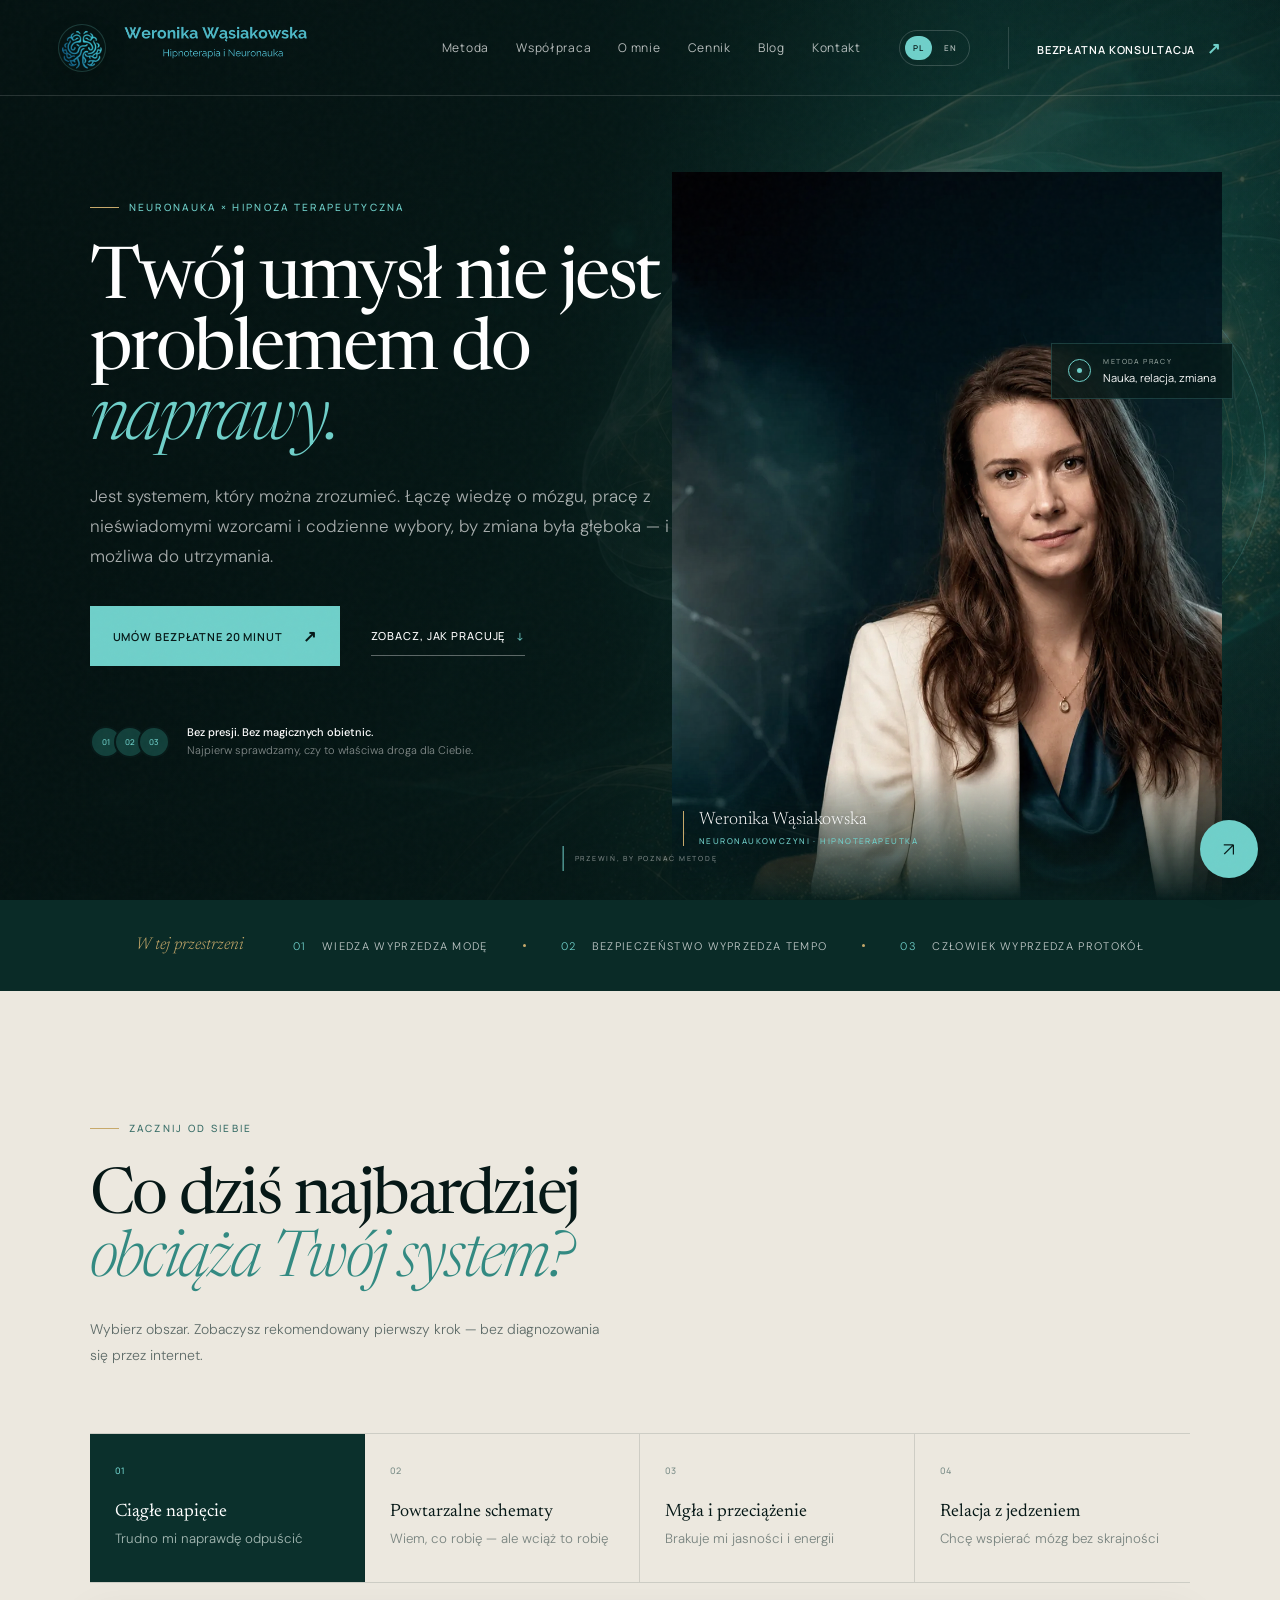
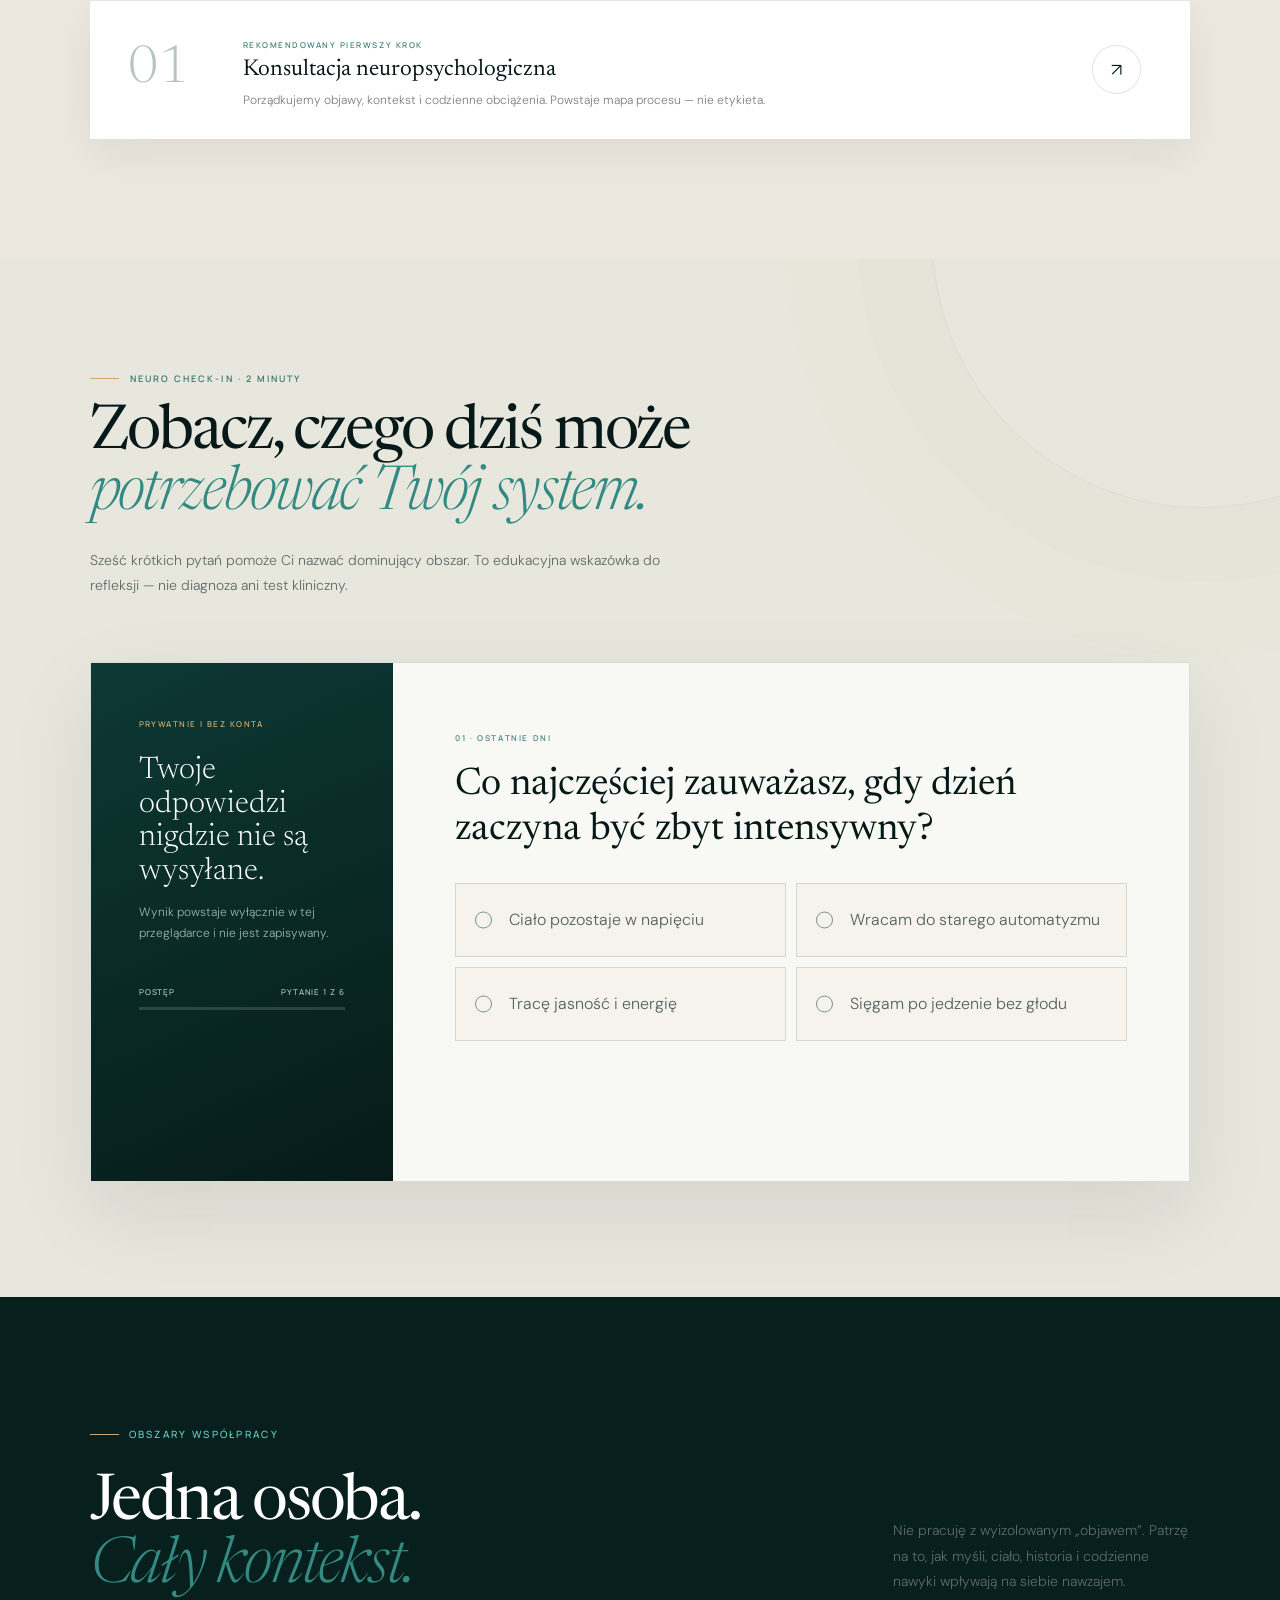
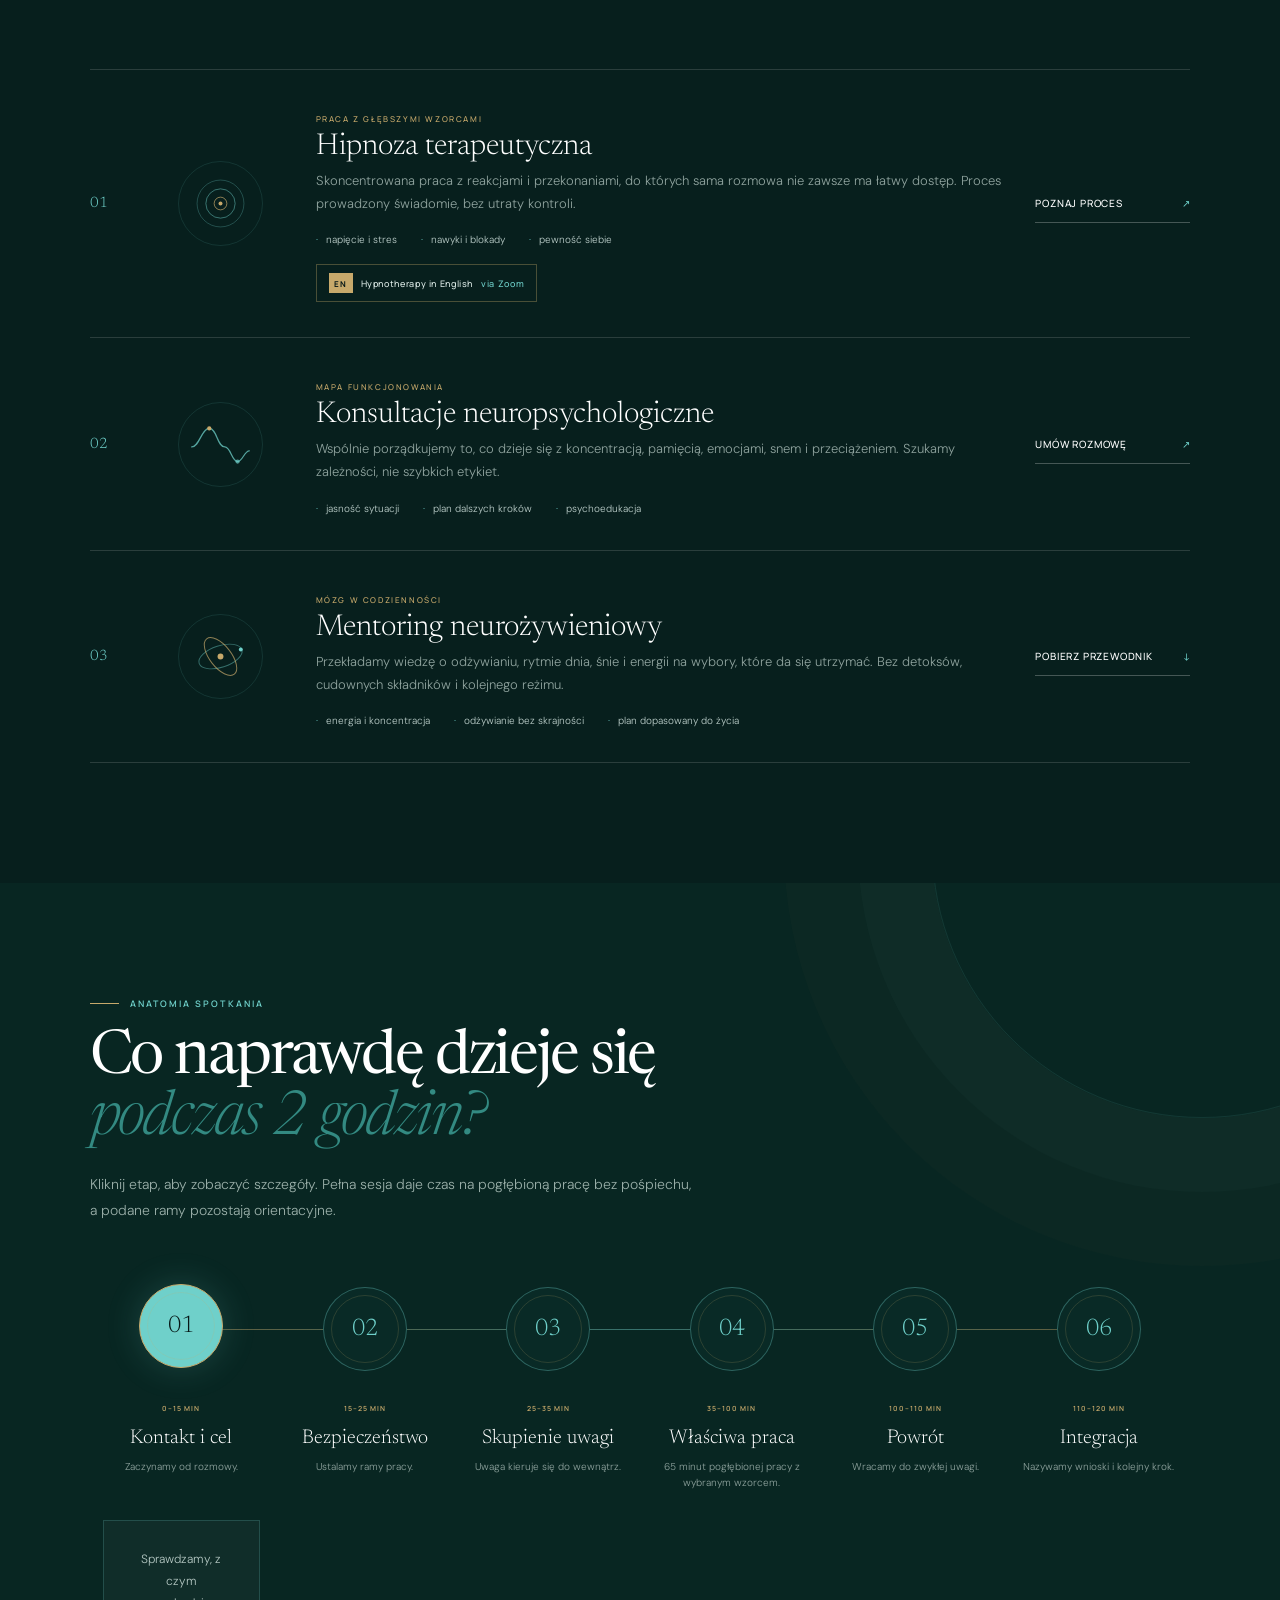
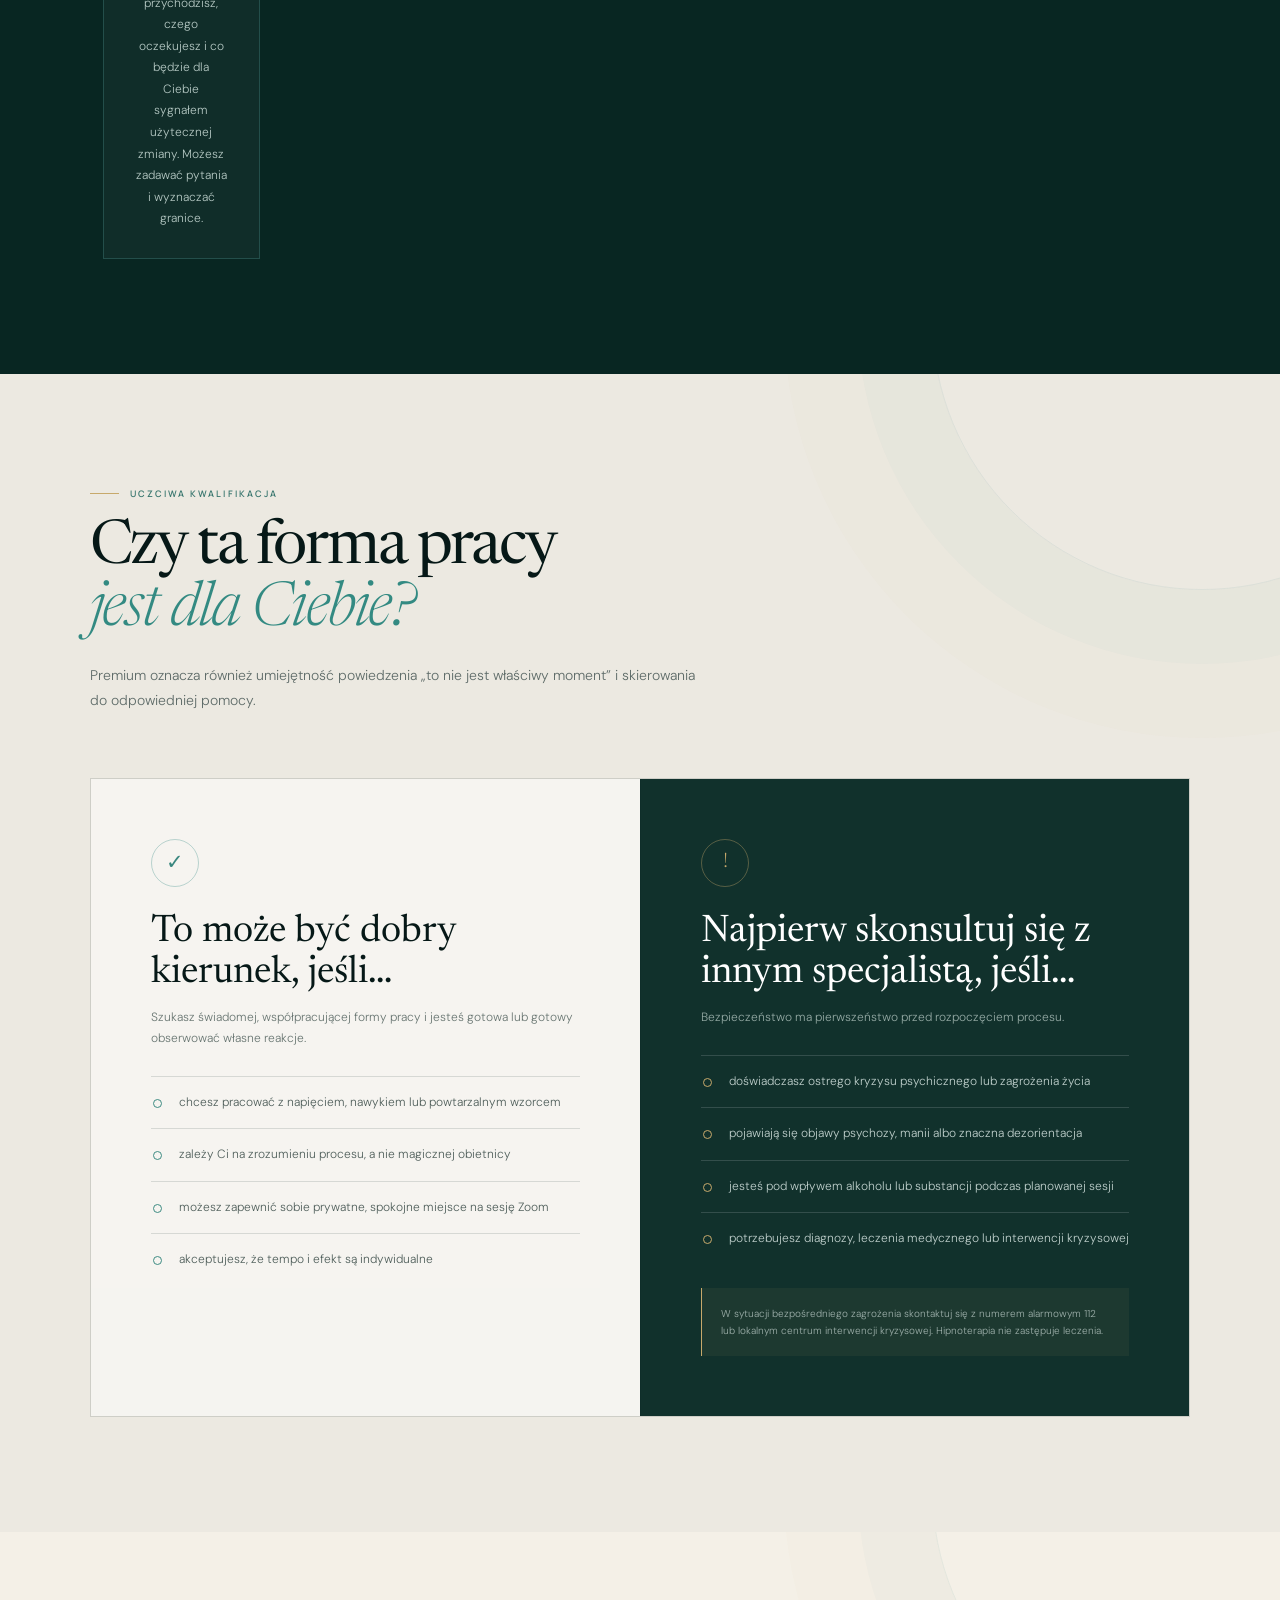
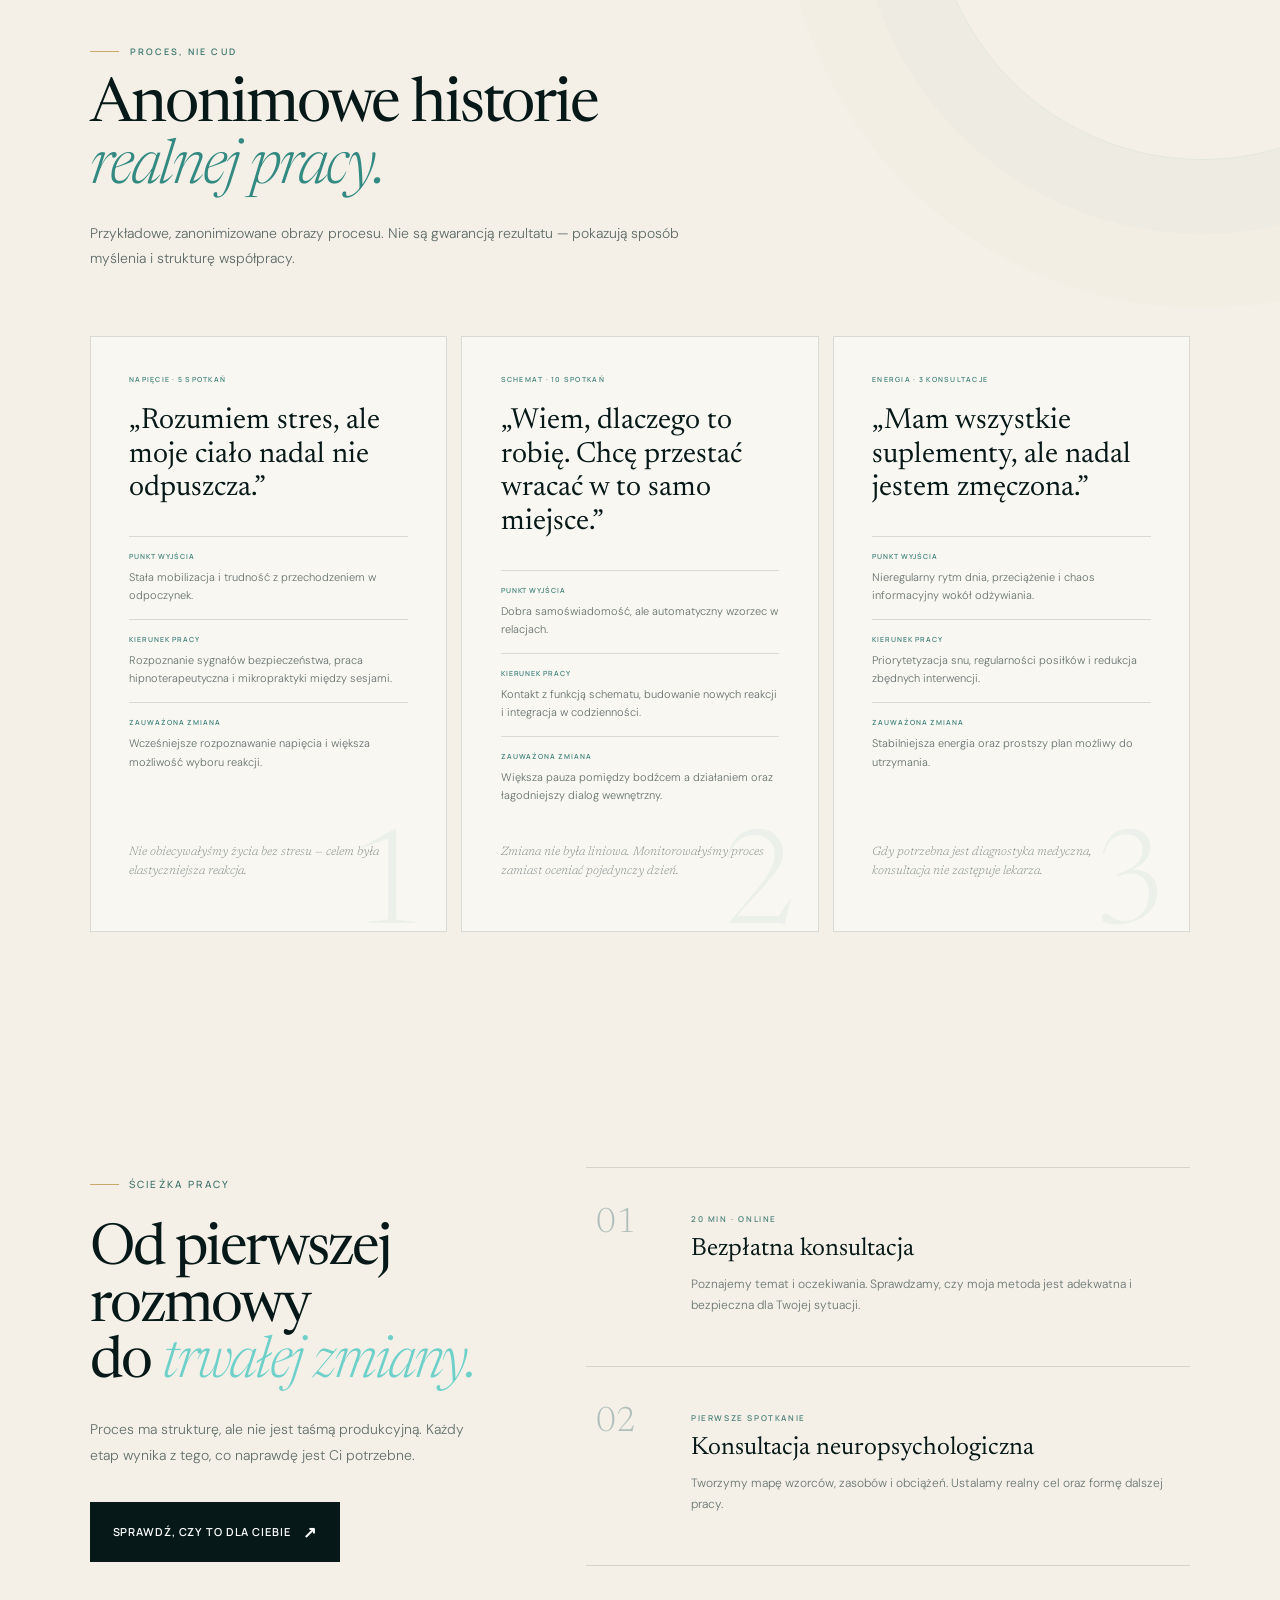
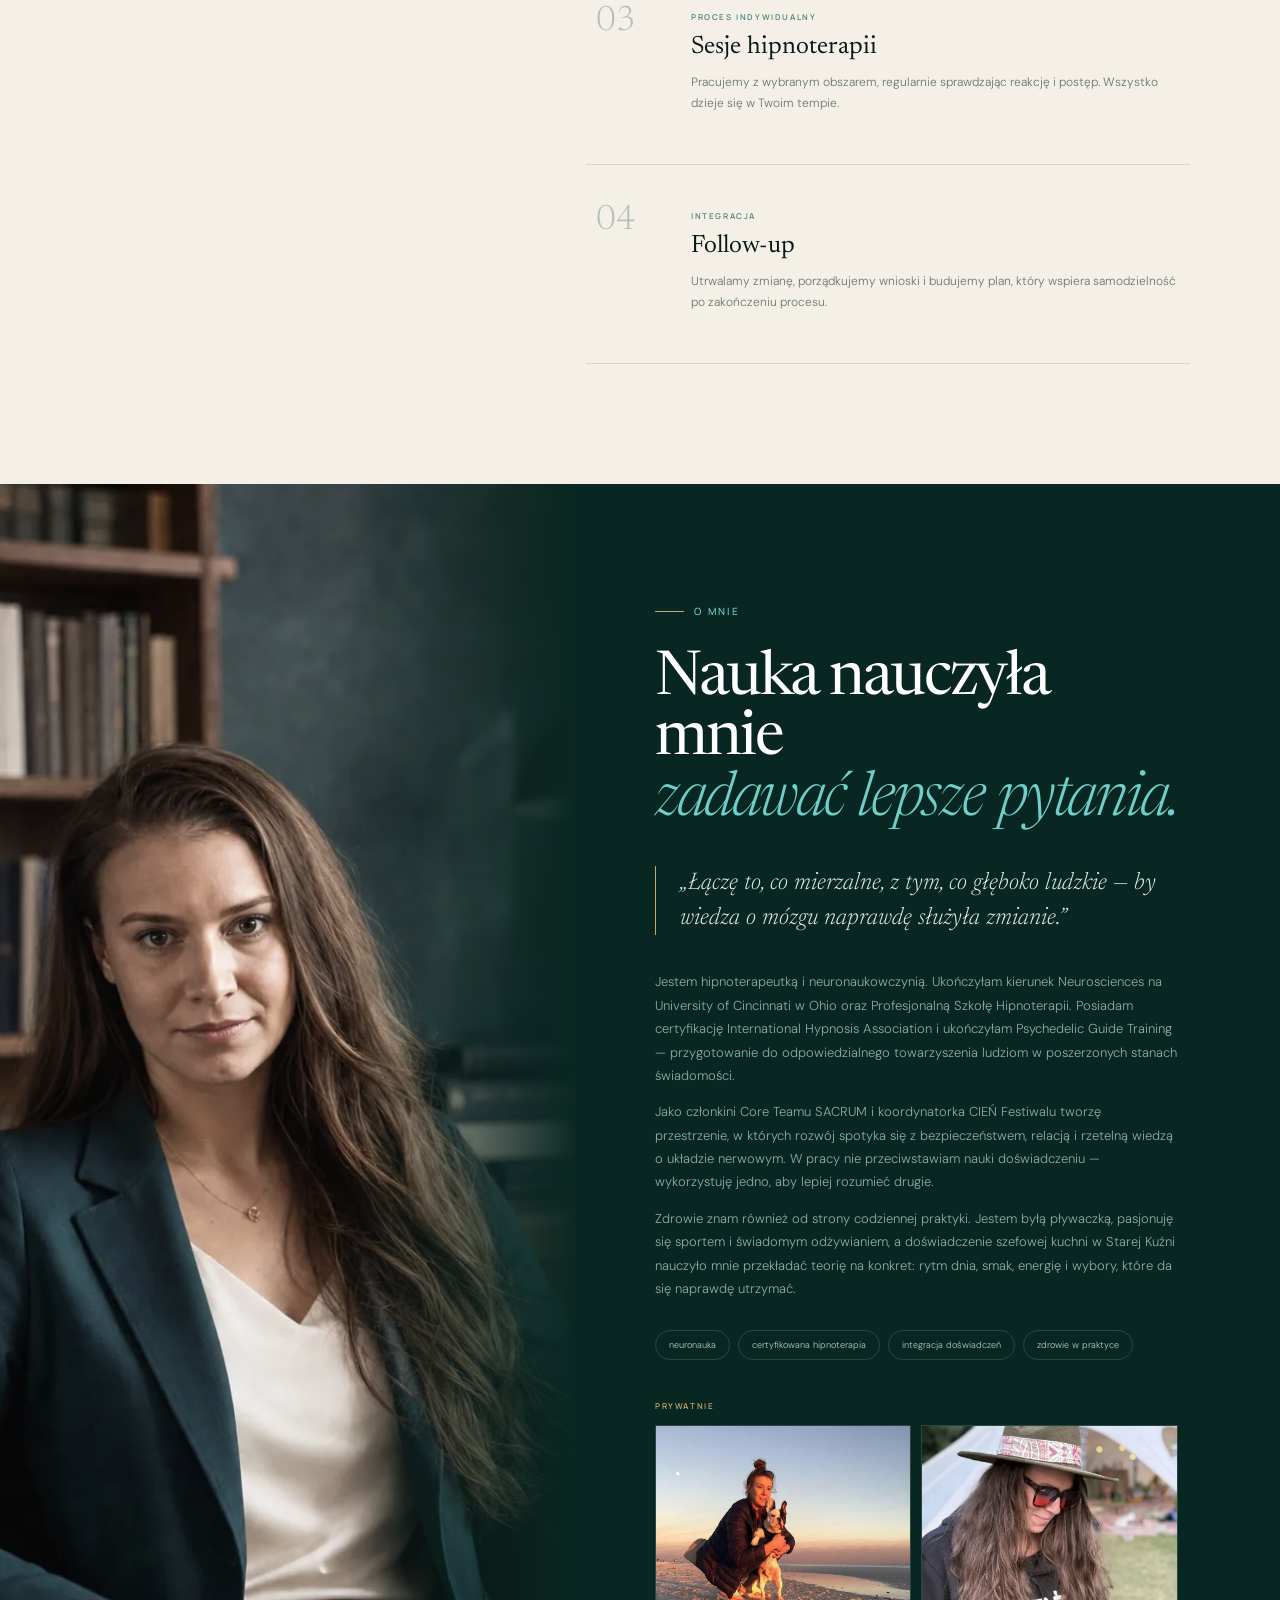
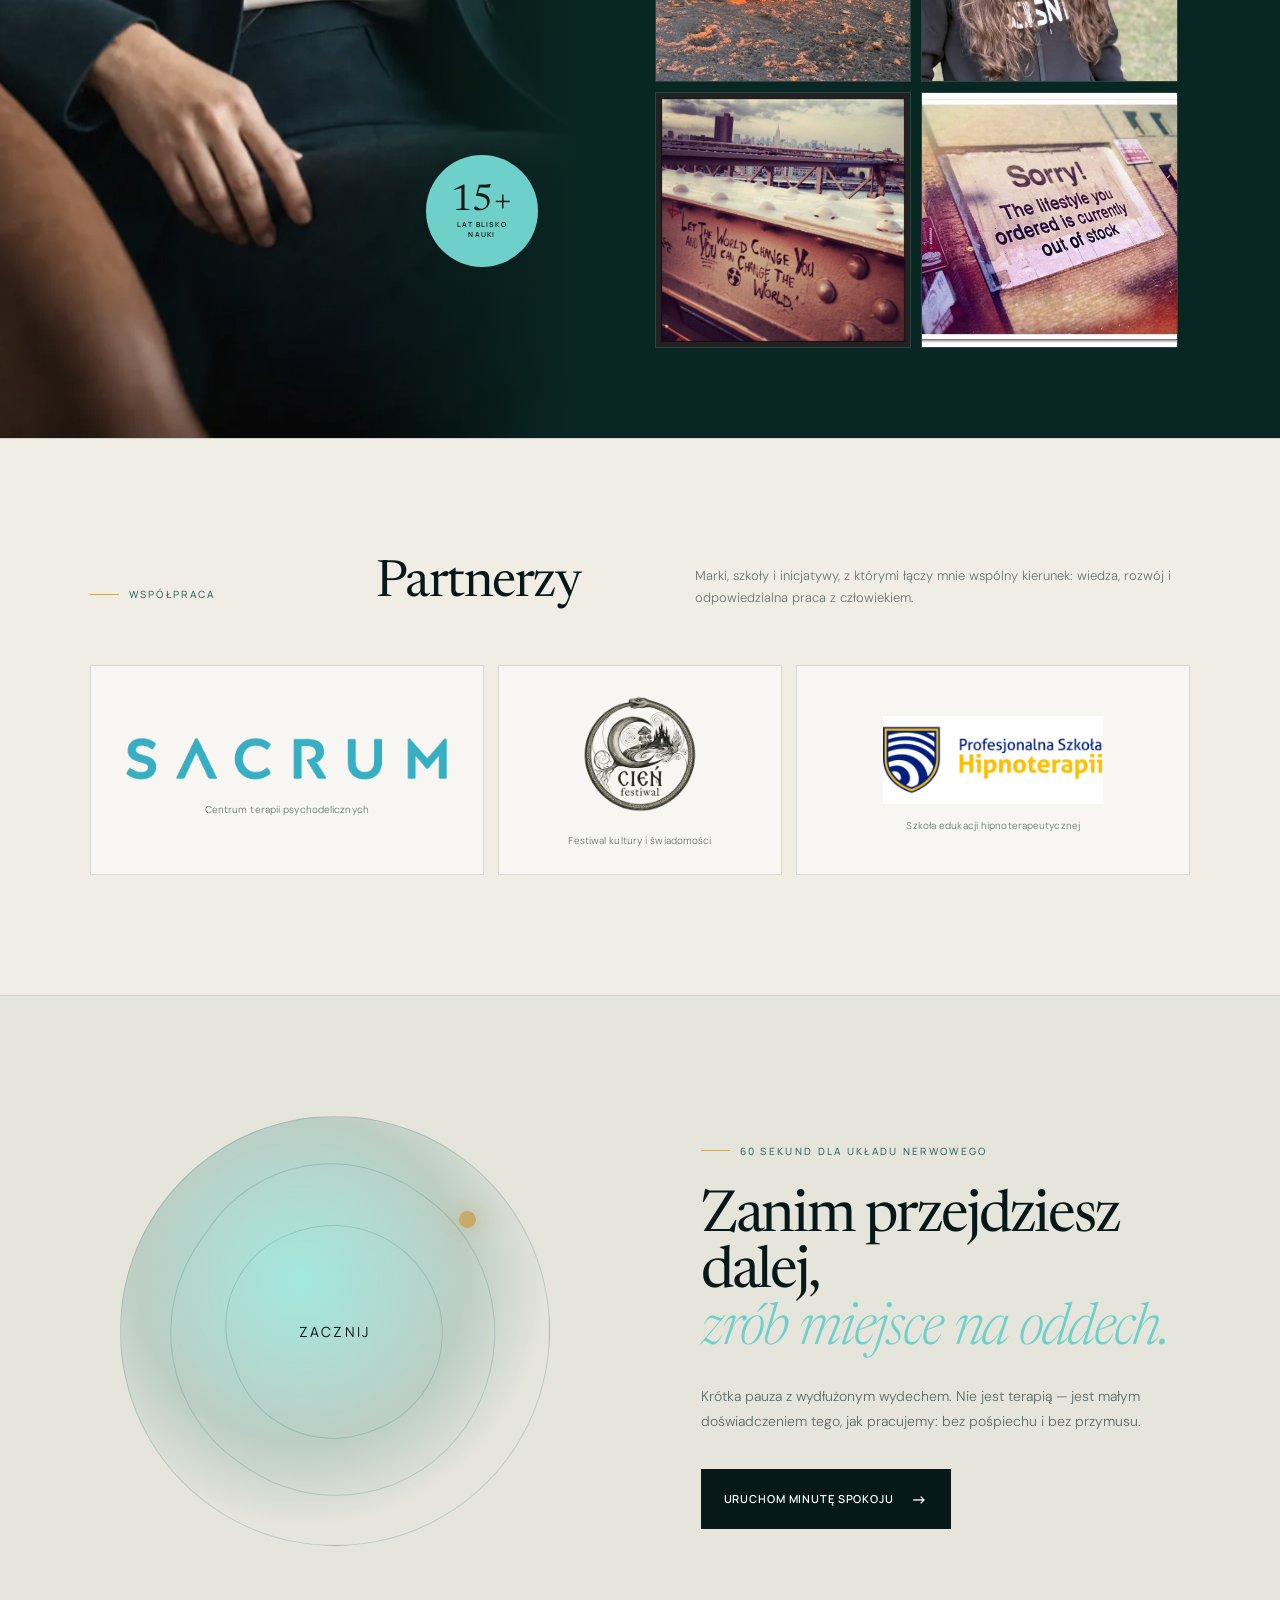
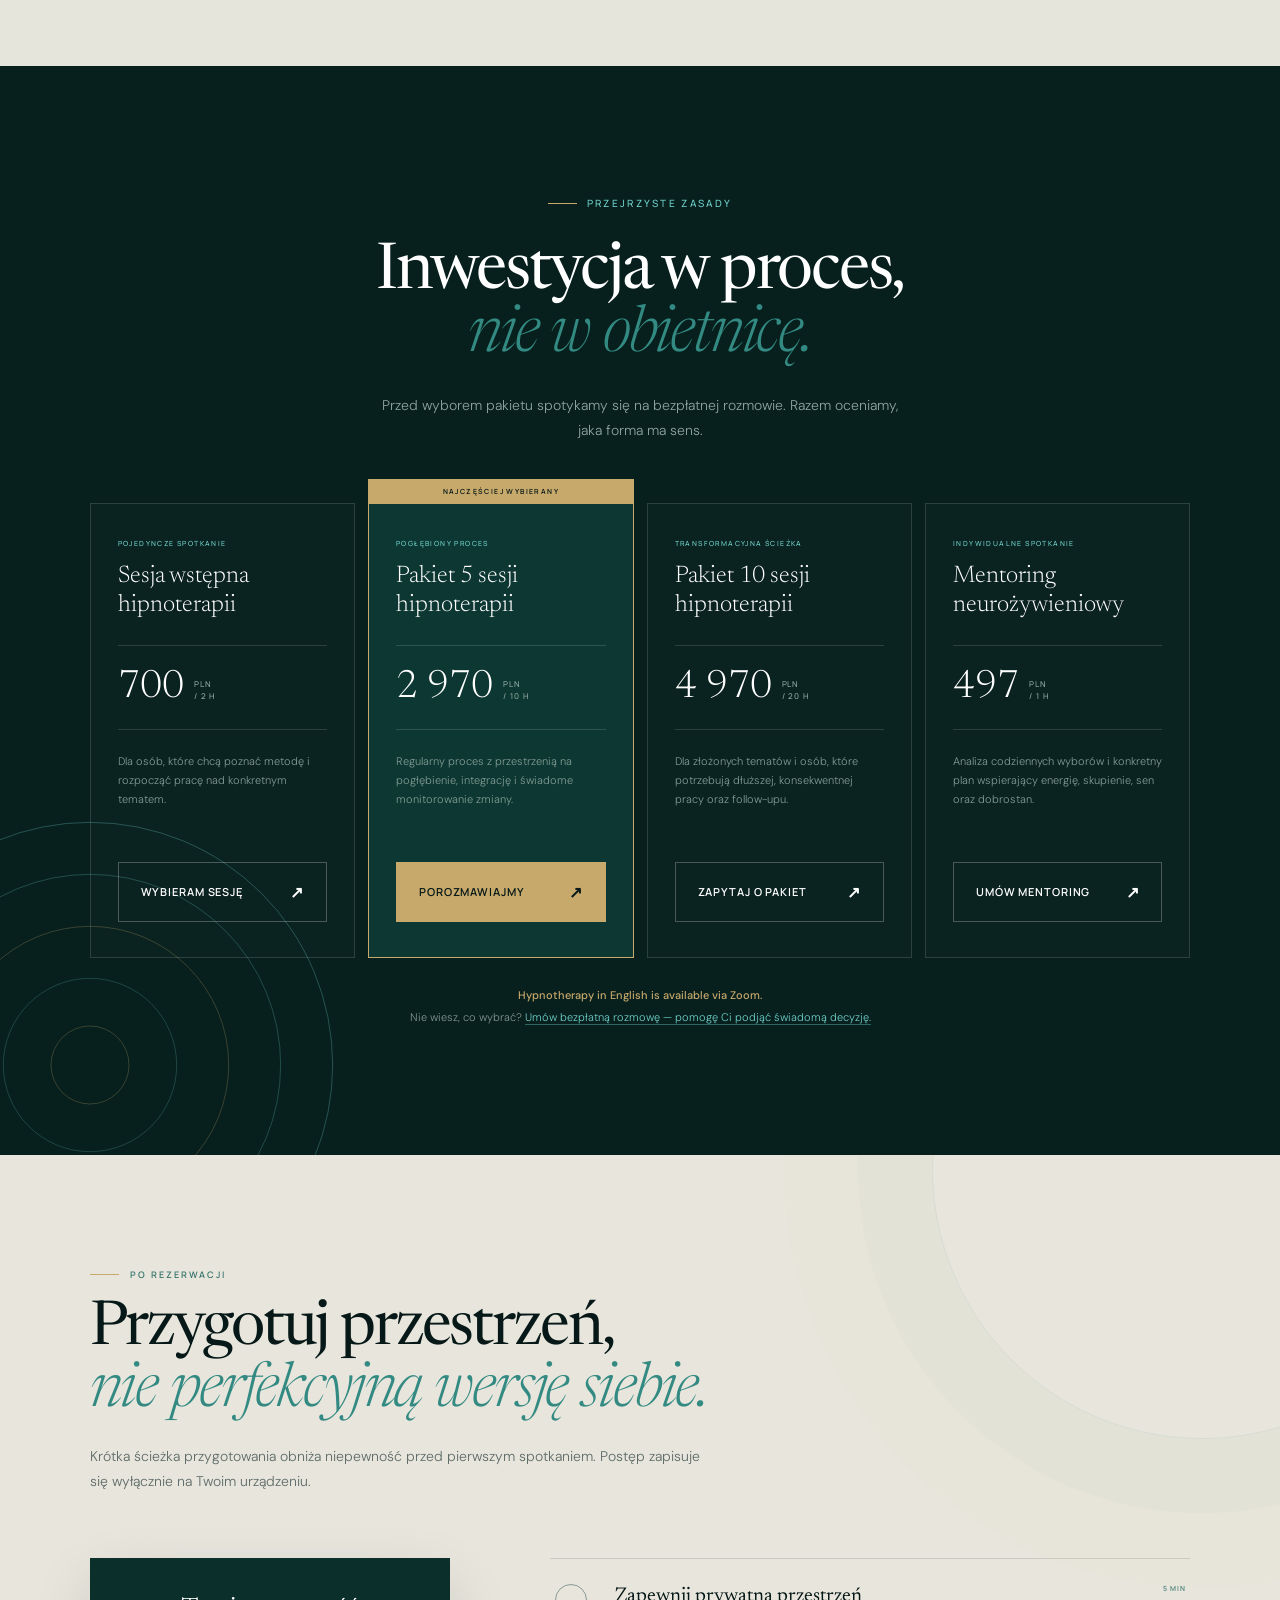
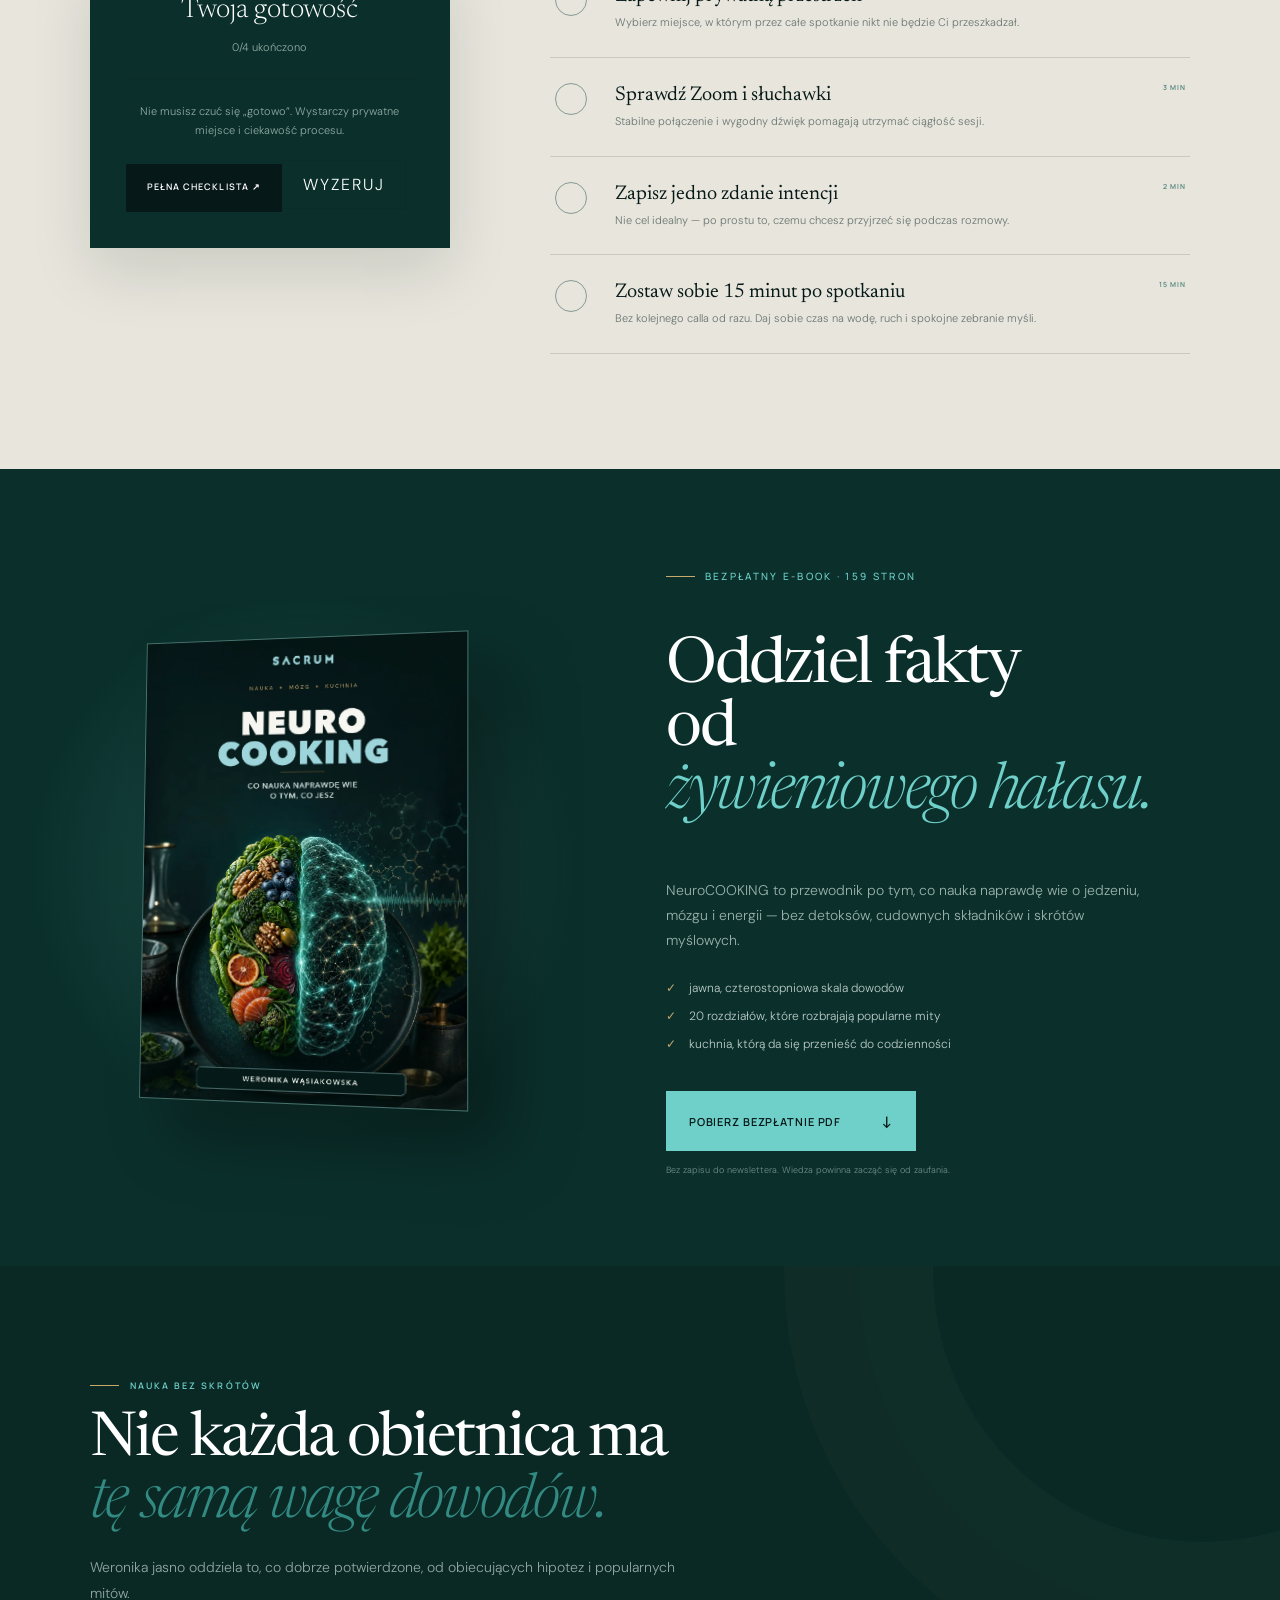
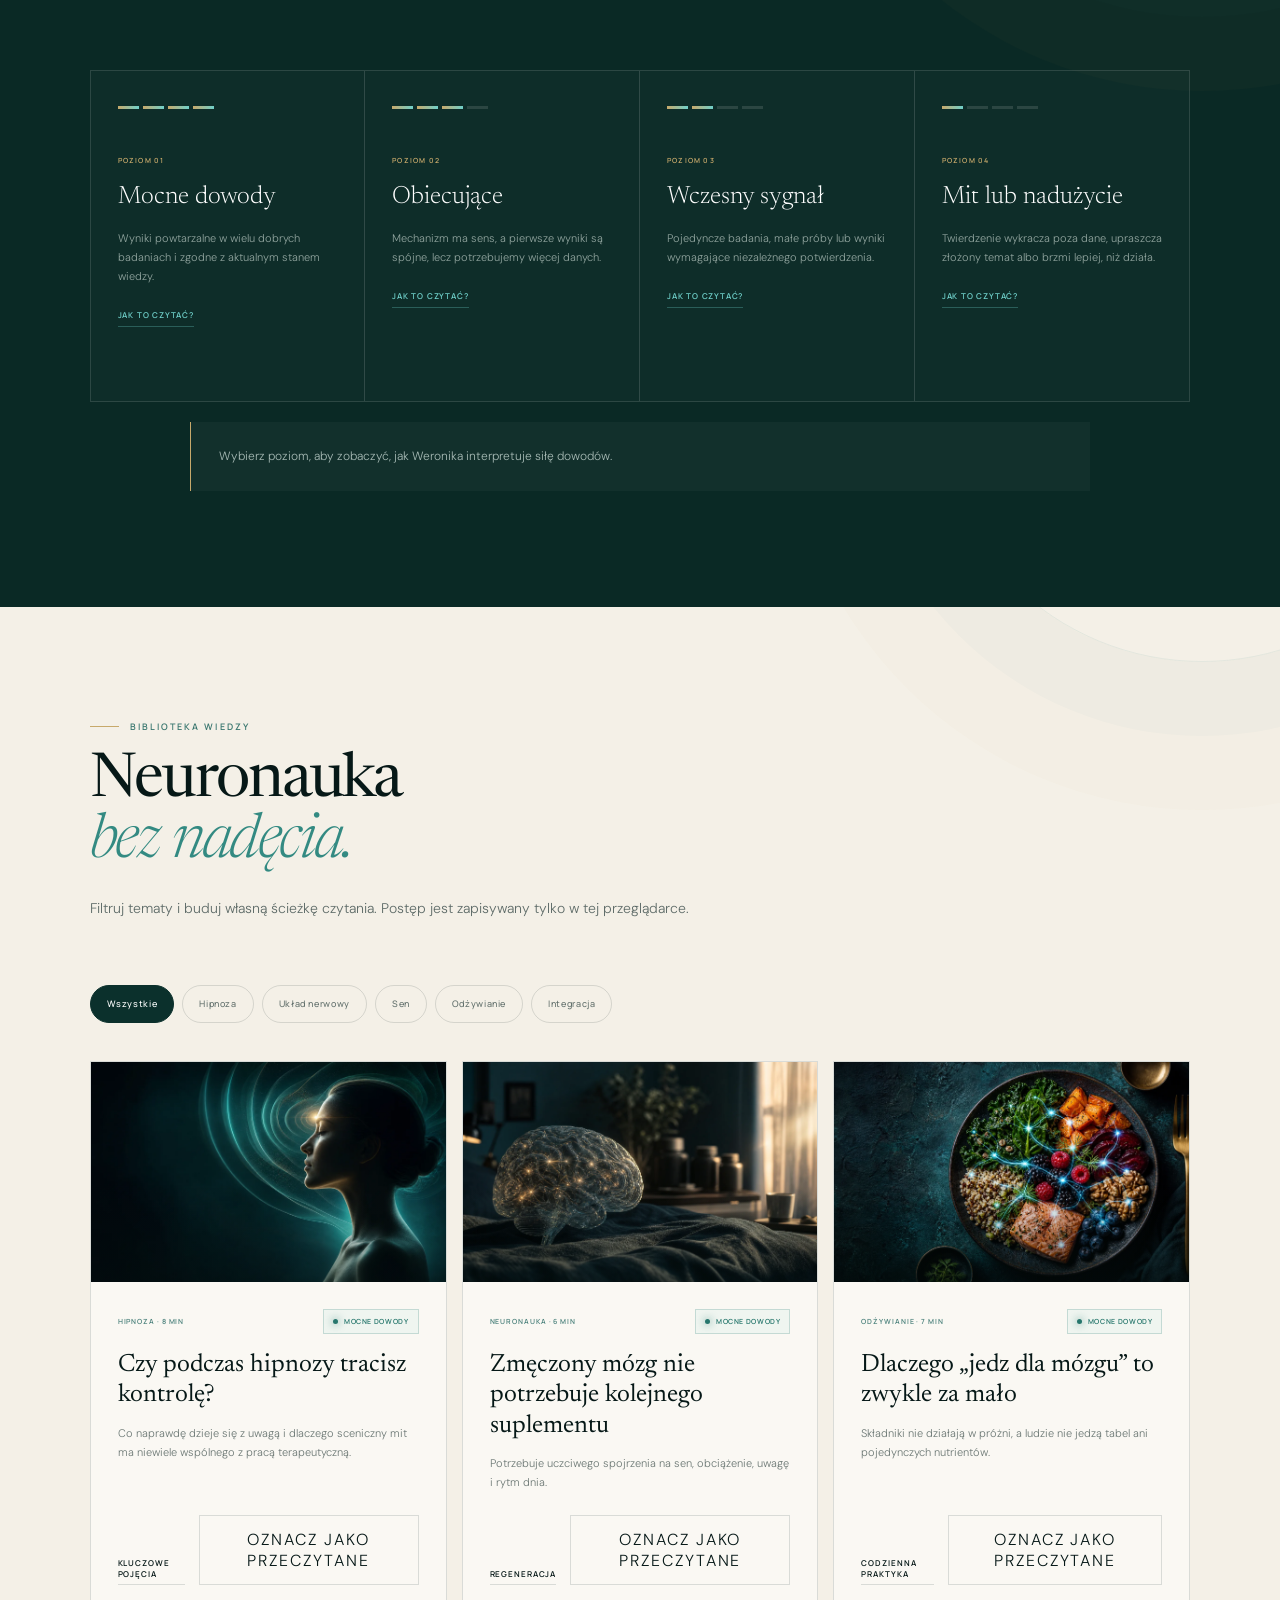
<file: index.html>
<!doctype html>
<html lang="pl">
<head>
  <meta charset="utf-8">
  <meta name="viewport" content="width=device-width, initial-scale=1">
  <meta name="theme-color" content="#061b19">
  <meta name="description" content="Weronika Wąsiakowska — hipnoza terapeutyczna, konsultacje neuropsychologiczne i mentoring neurożywieniowy. Praca oparta na wiedzy, uważności i indywidualnym procesie.">
  <title>Weronika Wąsiakowska — neuronauka, która służy zmianie</title>
  <link rel="alternate" hreflang="pl" href="index.html">
  <link rel="alternate" hreflang="en" href="en.html">
  <link rel="canonical" href="https://www.weronikawasiakowska.com/">
  <meta property="og:type" content="website">
  <meta property="og:site_name" content="Weronika Wąsiakowska">
  <meta property="og:locale" content="pl_PL">
  <meta property="og:locale:alternate" content="en_US">
  <meta property="og:url" content="https://www.weronikawasiakowska.com/">
  <meta property="og:title" content="Weronika Wąsiakowska — neuronauka, która służy zmianie">
  <meta property="og:description" content="Hipnoza terapeutyczna, konsultacje neuropsychologiczne i mentoring neurożywieniowy. Praca oparta na wiedzy, uważności i indywidualnym procesie.">
  <meta property="og:image" content="https://www.weronikawasiakowska.com/assets/og-image.jpg">
  <meta property="og:image:width" content="1200">
  <meta property="og:image:height" content="630">
  <meta name="twitter:card" content="summary_large_image">
  <meta name="twitter:title" content="Weronika Wąsiakowska — neuronauka, która służy zmianie">
  <meta name="twitter:description" content="Hipnoza terapeutyczna, konsultacje neuropsychologiczne i mentoring neurożywieniowy.">
  <meta name="twitter:image" content="https://www.weronikawasiakowska.com/assets/og-image.jpg">
  <link rel="icon" href="favicon.ico" sizes="any">
  <link rel="icon" type="image/png" sizes="32x32" href="assets/favicon-32x32.png">
  <link rel="icon" type="image/png" sizes="16x16" href="assets/favicon-16x16.png">
  <link rel="apple-touch-icon" href="assets/apple-touch-icon.png">
  <link rel="preconnect" href="https://fonts.googleapis.com">
  <link rel="preconnect" href="https://fonts.gstatic.com" crossorigin>
  <link href="https://fonts.googleapis.com/css2?family=DM+Sans:wght@300;400;500;600&amp;family=Manrope:wght@400;500;600;700&amp;family=Newsreader:ital,opsz,wght@0,6..72,300;0,6..72,400;1,6..72,300&amp;display=swap" rel="stylesheet">
  <link rel="stylesheet" href="styles.css">
  <link rel="stylesheet" href="features.css">
</head>
<body>
  <div class="scroll-progress" aria-hidden="true"></div>
  <div class="noise" aria-hidden="true"></div>
  <header class="site-header" id="top">
    <a class="brand header-brand-full" href="#top" aria-label="Strona główna Weroniki Wąsiakowskiej">
      <img class="header-brand-symbol" src="assets/brand/weronika-symbol.png" alt="">
      <img class="header-brand-wordmark" src="assets/brand/weronika-wordmark.png" alt="Weronika Wąsiakowska — Hipnoterapia i Neuronauka">
    </a>
    <button class="menu-toggle" type="button" aria-expanded="false" aria-controls="main-nav"><span></span><span></span></button>
    <nav class="main-nav" id="main-nav" aria-label="Główna nawigacja">
      <a href="#metoda">Metoda</a>
      <a href="#wspolpraca">Współpraca</a>
      <a href="#o-mnie">O mnie</a>
      <a href="#cennik">Cennik</a>
      <a href="#blog">Blog</a>
      <a href="#kontakt">Kontakt</a>
    </nav>
    <div class="lang-switch" aria-label="Wybór języka"><span aria-current="page">PL</span><a href="en.html" lang="en">EN</a></div>
    <a class="header-cta cal-link" href="#rezerwacja">Bezpłatna konsultacja <span>↗</span></a>
  </header>

  <main>
    <section class="hero" aria-labelledby="hero-title">
      <img class="hero-neuro" src="assets/neuro-hero.webp" alt="" aria-hidden="true">
      <div class="hero-glow" aria-hidden="true"></div>
      <div class="hero-content">
        <p class="eyebrow"><span></span> Neuronauka × hipnoza terapeutyczna</p>
        <h1 id="hero-title">Twój umysł nie jest <br>problemem do <em>naprawy.</em></h1>
        <p class="hero-lead">Jest systemem, który można zrozumieć. Łączę wiedzę o mózgu, pracę z nieświadomymi wzorcami i codzienne wybory, by zmiana była głęboka — i możliwa do utrzymania.</p>
        <div class="hero-actions">
          <a class="button button-primary cal-link" href="#rezerwacja">Umów bezpłatne 20 minut <span>↗</span></a>
          <a class="text-link" href="#metoda">Zobacz, jak pracuję <span>↓</span></a>
        </div>
        <div class="hero-proof">
          <div class="proof-avatars" aria-hidden="true"><span>01</span><span>02</span><span>03</span></div>
          <p><strong>Bez presji. Bez magicznych obietnic.</strong><br>Najpierw sprawdzamy, czy to właściwa droga dla Ciebie.</p>
        </div>
      </div>
      <aside class="hero-portrait">
        <div class="portrait-orbit" aria-hidden="true"></div>
        <img src="assets/weronika-hero-v2.webp" alt="Weronika Wąsiakowska" fetchpriority="high">
        <div class="portrait-caption"><span>Weronika Wąsiakowska</span><small>NEURONAUKOWCZYNI · HIPNOTERAPEUTKA</small></div>
        <div class="signal-card"><span class="signal-dot"></span><div><small>METODA PRACY</small><strong>Nauka, relacja, zmiana</strong></div></div>
      </aside>
      <div class="hero-scroll"><span></span> PRZEWIŃ, BY POZNAĆ METODĘ</div>
    </section>

    <section class="trust-strip" aria-label="Wartości pracy">
      <p>W tej przestrzeni</p>
      <div><span>01</span> wiedza wyprzedza modę</div><i></i>
      <div><span>02</span> bezpieczeństwo wyprzedza tempo</div><i></i>
      <div><span>03</span> człowiek wyprzedza protokół</div>
    </section>

    <section class="compass section" id="metoda">
      <div class="section-heading">
        <p class="eyebrow dark"><span></span> Zacznij od siebie</p>
        <h2>Co dziś najbardziej<br><em>obciąża Twój system?</em></h2>
        <p>Wybierz obszar. Zobaczysz rekomendowany pierwszy krok — bez diagnozowania się przez internet.</p>
      </div>
      <div class="compass-grid" role="tablist" aria-label="Kompas potrzeb">
        <button class="compass-option active" data-need="overload" role="tab" aria-selected="true"><span>01</span><strong>Ciągłe napięcie</strong><small>Trudno mi naprawdę odpuścić</small></button>
        <button class="compass-option" data-need="patterns" role="tab" aria-selected="false"><span>02</span><strong>Powtarzalne schematy</strong><small>Wiem, co robię — ale wciąż to robię</small></button>
        <button class="compass-option" data-need="focus" role="tab" aria-selected="false"><span>03</span><strong>Mgła i przeciążenie</strong><small>Brakuje mi jasności i energii</small></button>
        <button class="compass-option" data-need="food" role="tab" aria-selected="false"><span>04</span><strong>Relacja z jedzeniem</strong><small>Chcę wspierać mózg bez skrajności</small></button>
      </div>
      <div class="compass-result" id="compass-result" role="tabpanel" aria-live="polite">
        <div class="result-index">01</div>
        <div><p>REKOMENDOWANY PIERWSZY KROK</p><h3>Konsultacja neuropsychologiczna</h3><span>Porządkujemy objawy, kontekst i codzienne obciążenia. Powstaje mapa procesu — nie etykieta.</span></div>
        <a class="circle-link cal-link" href="#rezerwacja" aria-label="Umów konsultację">↗</a>
      </div>
    </section>

    <section class="neuro-checkin feature-section" data-neuro-checkin aria-labelledby="checkin-title">
      <div class="feature-heading"><p class="feature-kicker">Neuro Check-in · 2 minuty</p><h2 id="checkin-title">Zobacz, czego dziś może<br><em>potrzebować Twój system.</em></h2><p>Sześć krótkich pytań pomoże Ci nazwać dominujący obszar. To edukacyjna wskazówka do refleksji — nie diagnoza ani test kliniczny.</p></div>
      <div class="checkin-panel">
        <aside class="checkin-aside"><small>Prywatnie i bez konta</small><h3>Twoje odpowiedzi nigdzie nie są wysyłane.</h3><p>Wynik powstaje wyłącznie w tej przeglądarce i nie jest zapisywany.</p><div class="checkin-progress"><div class="progress-meta"><span>Postęp</span><span data-checkin-progress-text></span></div><div class="progress-track"><span class="progress-fill" data-checkin-progress role="progressbar" aria-valuemin="0" aria-valuemax="100"></span></div></div></aside>
        <div class="checkin-body">
          <div class="checkin-question" data-checkin-step><span class="question-number">01 · OSTATNIE DNI</span><h3>Co najczęściej zauważasz, gdy dzień zaczyna być zbyt intensywny?</h3><div class="checkin-options"><button class="checkin-option" data-checkin-answer data-domain="regulation" data-score="2">Ciało pozostaje w napięciu</button><button class="checkin-option" data-checkin-answer data-domain="patterns" data-score="2">Wracam do starego automatyzmu</button><button class="checkin-option" data-checkin-answer data-domain="energy" data-score="2">Tracę jasność i energię</button><button class="checkin-option" data-checkin-answer data-domain="food" data-score="2">Sięgam po jedzenie bez głodu</button></div></div>
          <div class="checkin-question" data-checkin-step hidden><span class="question-number">02 · REGENERACJA</span><h3>Które zdanie najlepiej opisuje Twój odpoczynek?</h3><div class="checkin-options"><button class="checkin-option" data-checkin-answer data-domain="regulation" data-score="2">Trudno mi zejść z wysokich obrotów</button><button class="checkin-option" data-checkin-answer data-domain="patterns" data-score="2">Odpoczynek uruchamia poczucie winy</button><button class="checkin-option" data-checkin-answer data-domain="energy" data-score="2">Śpię, ale wciąż czuję zmęczenie</button><button class="checkin-option" data-checkin-answer data-domain="food" data-score="2">Wieczorem nadrabiam jedzeniem</button></div></div>
          <div class="checkin-question" data-checkin-step hidden><span class="question-number">03 · UWAGA</span><h3>Co najbardziej przeszkadza Ci w koncentracji?</h3><div class="checkin-options"><button class="checkin-option" data-checkin-answer data-domain="regulation" data-score="2">Czujność i skanowanie otoczenia</button><button class="checkin-option" data-checkin-answer data-domain="patterns" data-score="2">Wewnętrzny krytyk i analizowanie</button><button class="checkin-option" data-checkin-answer data-domain="energy" data-score="2">Mgła, senność lub rozproszenie</button><button class="checkin-option" data-checkin-answer data-domain="food" data-score="2">Wahania energii po posiłkach</button></div></div>
          <div class="checkin-question" data-checkin-step hidden><span class="question-number">04 · EMOCJE</span><h3>Gdy pojawia się trudna emocja, co dzieje się jako pierwsze?</h3><div class="checkin-options"><button class="checkin-option" data-checkin-answer data-domain="regulation" data-score="2">Ciało reaguje szybciej niż myśli</button><button class="checkin-option" data-checkin-answer data-domain="patterns" data-score="2">Powtarzam znany schemat relacyjny</button><button class="checkin-option" data-checkin-answer data-domain="energy" data-score="2">Wyłączam się i tracę napęd</button><button class="checkin-option" data-checkin-answer data-domain="food" data-score="2">Reguluję ją jedzeniem lub kontrolą</button></div></div>
          <div class="checkin-question" data-checkin-step hidden><span class="question-number">05 · ZMIANA</span><h3>Co najbardziej utrudnia Ci wprowadzenie zmiany?</h3><div class="checkin-options"><button class="checkin-option" data-checkin-answer data-domain="regulation" data-score="2">Brak poczucia bezpieczeństwa</button><button class="checkin-option" data-checkin-answer data-domain="patterns" data-score="2">Wiem co robić, ale wracam do starego</button><button class="checkin-option" data-checkin-answer data-domain="energy" data-score="2">Brak zasobów i przeciążenie</button><button class="checkin-option" data-checkin-answer data-domain="food" data-score="2">Podejście „wszystko albo nic”</button></div></div>
          <div class="checkin-question" data-checkin-step hidden><span class="question-number">06 · PIERWSZY KROK</span><h3>Jakiego efektu potrzebujesz najbardziej właśnie teraz?</h3><div class="checkin-options"><button class="checkin-option" data-checkin-answer data-domain="regulation" data-score="3">Więcej spokoju w ciele</button><button class="checkin-option" data-checkin-answer data-domain="patterns" data-score="3">Przerwania powtarzalnego schematu</button><button class="checkin-option" data-checkin-answer data-domain="energy" data-score="3">Jasności, snu i stabilnej energii</button><button class="checkin-option" data-checkin-answer data-domain="food" data-score="3">Spokojniejszej relacji z jedzeniem</button></div></div>
          <div class="checkin-result" data-checkin-results hidden aria-live="polite"><span data-checkin-live class="visually-hidden"></span><div data-checkin-result="regulation"><small>DOMINUJĄCY KIERUNEK</small><h3>Regulacja i poczucie bezpieczeństwa</h3><p>Twój system może potrzebować najpierw zejścia z ciągłej mobilizacji. Dobrym początkiem będzie konsultacja porządkująca obciążenia i sygnały ciała.</p></div><div data-checkin-result="patterns" hidden><small>DOMINUJĄCY KIERUNEK</small><h3>Praca z automatycznym wzorcem</h3><p>Wiesz już wiele, ale sama wiedza może nie wystarczać. Warto sprawdzić, czy hipnoza terapeutyczna pomoże dotrzeć do reakcji podtrzymującej schemat.</p></div><div data-checkin-result="energy" hidden><small>DOMINUJĄCY KIERUNEK</small><h3>Regeneracja, energia i uwaga</h3><p>Pierwszy krok to spojrzenie na sen, rytm dnia, obciążenie poznawcze i codzienne zasoby — bez dokładania kolejnej presji.</p></div><div data-checkin-result="food" hidden><small>DOMINUJĄCY KIERUNEK</small><h3>Relacja z jedzeniem i energią</h3><p>Możesz skorzystać na podejściu, które łączy wiedzę o mózgu z realnym życiem, bez dietetycznych skrajności i cudownych obietnic.</p></div><p class="feature-muted">Wynik nie stanowi diagnozy. Jeśli objawy są nasilone lub nagłe, skonsultuj je z odpowiednim specjalistą.</p><div class="checkin-nav"><button class="feature-action feature-action--light" data-checkin-restart>Powtórz</button><a class="feature-action cal-link" href="#rezerwacja">Omów wynik ↗</a></div></div>
        </div>
      </div>
    </section>

    <section class="services section" id="wspolpraca">
      <div class="section-heading split-heading">
        <div><p class="eyebrow"><span></span> Obszary współpracy</p><h2>Jedna osoba.<br><em>Cały kontekst.</em></h2></div>
        <p>Nie pracuję z wyizolowanym „objawem”. Patrzę na to, jak myśli, ciało, historia i codzienne nawyki wpływają na siebie nawzajem.</p>
      </div>
      <div class="service-list">
        <article class="service-card featured">
          <div class="service-no">01</div><div class="service-icon neural-icon" aria-hidden="true"><svg viewBox="0 0 85 85"><circle cx="42.5" cy="42.5" r="24"></circle><circle cx="42.5" cy="42.5" r="15"></circle><circle class="accent" cx="42.5" cy="42.5" r="6.5"></circle><circle class="dot" cx="42.5" cy="42.5" r="2"></circle></svg></div>
          <div class="service-copy"><p>PRACA Z GŁĘBSZYMI WZORCAMI</p><h3>Hipnoza terapeutyczna</h3><span>Skoncentrowana praca z reakcjami i przekonaniami, do których sama rozmowa nie zawsze ma łatwy dostęp. Proces prowadzony świadomie, bez utraty kontroli.</span><ul><li>napięcie i stres</li><li>nawyki i blokady</li><li>pewność siebie</li></ul><div class="english-service-badge"><b>EN</b> Hypnotherapy in English <span>via Zoom</span></div></div>
          <a href="#sciezka" aria-label="Zobacz ścieżkę hipnoterapii">Poznaj proces <span>↗</span></a>
        </article>
        <article class="service-card">
          <div class="service-no">02</div><div class="service-icon waves" aria-hidden="true"><svg viewBox="0 0 85 85"><path d="M13 45 C21 45 23 26 31 26 C39 26 39 45 47 45 C53 45 54 60 60 60 C65 60 67 49 72 49"></path><circle class="dot" cx="31" cy="26" r="2.2"></circle><circle class="accent" cx="60" cy="60" r="2.2"></circle></svg></div>
          <div class="service-copy"><p>MAPA FUNKCJONOWANIA</p><h3>Konsultacje neuropsychologiczne</h3><span>Wspólnie porządkujemy to, co dzieje się z koncentracją, pamięcią, emocjami, snem i przeciążeniem. Szukamy zależności, nie szybkich etykiet.</span><ul><li>jasność sytuacji</li><li>plan dalszych kroków</li><li>psychoedukacja</li></ul></div>
          <a class="cal-link" href="#rezerwacja">Umów rozmowę <span>↗</span></a>
        </article>
        <article class="service-card">
          <div class="service-no">03</div><div class="service-icon orbit-icon" aria-hidden="true"><svg viewBox="0 0 85 85"><ellipse cx="42.5" cy="42.5" rx="23" ry="11" transform="rotate(-18 42.5 42.5)"></ellipse><ellipse class="accent" cx="42.5" cy="42.5" rx="23" ry="11" transform="rotate(52 42.5 42.5)"></ellipse><circle class="dot" cx="42.5" cy="42.5" r="3"></circle><circle class="accent-dot" cx="63.3" cy="35.4" r="2"></circle></svg></div>
          <div class="service-copy"><p>MÓZG W CODZIENNOŚCI</p><h3>Mentoring neurożywieniowy</h3><span>Przekładamy wiedzę o odżywianiu, rytmie dnia, śnie i energii na wybory, które da się utrzymać. Bez detoksów, cudownych składników i kolejnego reżimu.</span><ul><li>energia i koncentracja</li><li>odżywianie bez skrajności</li><li>plan dopasowany do życia</li></ul></div>
          <a href="#neurocooking">Pobierz przewodnik <span>↓</span></a>
        </article>
      </div>
    </section>

    <section class="session-anatomy feature-section" data-session-timeline aria-labelledby="session-title">
      <div class="feature-heading"><p class="feature-kicker">Anatomia spotkania</p><h2 id="session-title">Co naprawdę dzieje się<br><em>podczas 2 godzin?</em></h2><p>Kliknij etap, aby zobaczyć szczegóły. Pełna sesja daje czas na pogłębioną pracę bez pośpiechu, a podane ramy pozostają orientacyjne.</p></div>
      <div class="session-timeline">
        <article class="session-step active" data-timeline-item><button data-timeline-trigger aria-expanded="true">01</button><small>0–15 MIN</small><h3>Kontakt i cel</h3><p>Zaczynamy od rozmowy.</p><div class="session-detail" data-timeline-panel>Sprawdzamy, z czym przychodzisz, czego oczekujesz i co będzie dla Ciebie sygnałem użytecznej zmiany. Możesz zadawać pytania i wyznaczać granice.</div></article>
        <article class="session-step" data-timeline-item><button data-timeline-trigger>02</button><small>15–25 MIN</small><h3>Bezpieczeństwo</h3><p>Ustalamy ramy pracy.</p><div class="session-detail" data-timeline-panel hidden>Omawiamy sposób komunikacji, sygnał zatrzymania i to, co pomoże Ci czuć się komfortowo. Hipnoza nie oznacza utraty kontroli.</div></article>
        <article class="session-step" data-timeline-item><button data-timeline-trigger>03</button><small>25–35 MIN</small><h3>Skupienie uwagi</h3><p>Uwaga kieruje się do wewnątrz.</p><div class="session-detail" data-timeline-panel hidden>Łagodnie zawężamy uwagę. Możesz słyszeć wszystko, mówić i przerwać w dowolnym momencie. Nie ma jednego „właściwego” odczucia transu.</div></article>
        <article class="session-step" data-timeline-item><button data-timeline-trigger>04</button><small>35–100 MIN</small><h3>Właściwa praca</h3><p>65 minut pogłębionej pracy z wybranym wzorcem.</p><div class="session-detail" data-timeline-panel hidden>To centralna i najdłuższa część spotkania. Dobieram język, tempo i sposób pracy do celu oraz Twojej bieżącej reakcji. Jest przestrzeń na pogłębienie procesu, pracę z zasobami i utrwalenie nowych odpowiedzi — bez narzucania treści i bez pośpiechu.</div></article>
        <article class="session-step" data-timeline-item><button data-timeline-trigger>05</button><small>100–110 MIN</small><h3>Powrót</h3><p>Wracamy do zwykłej uwagi.</p><div class="session-detail" data-timeline-panel hidden>Dajemy układowi nerwowemu czas na spokojne przejście. Sprawdzamy samopoczucie i nie przyspieszamy integracji.</div></article>
        <article class="session-step" data-timeline-item><button data-timeline-trigger>06</button><small>110–120 MIN</small><h3>Integracja</h3><p>Nazywamy wnioski i kolejny krok.</p><div class="session-detail" data-timeline-panel hidden>Porządkujemy to, co było ważne, i ustalamy prosty sposób obserwacji po sesji. Celem jest samodzielność, nie zależność od procesu.</div></article>
      </div>
    </section>

    <section class="fit-section feature-section" aria-labelledby="fit-title">
      <div class="feature-heading"><p class="feature-kicker">Uczciwa kwalifikacja</p><h2 id="fit-title">Czy ta forma pracy<br><em>jest dla Ciebie?</em></h2><p>Premium oznacza również umiejętność powiedzenia „to nie jest właściwy moment” i skierowania do odpowiedniej pomocy.</p></div>
      <div class="fit-grid"><article class="fit-card"><div class="fit-card__icon">✓</div><h3>To może być dobry kierunek, jeśli…</h3><p>Szukasz świadomej, współpracującej formy pracy i jesteś gotowa lub gotowy obserwować własne reakcje.</p><ul class="fit-list"><li>chcesz pracować z napięciem, nawykiem lub powtarzalnym wzorcem</li><li>zależy Ci na zrozumieniu procesu, a nie magicznej obietnicy</li><li>możesz zapewnić sobie prywatne, spokojne miejsce na sesję Zoom</li><li>akceptujesz, że tempo i efekt są indywidualne</li></ul></article><article class="fit-card"><div class="fit-card__icon">!</div><h3>Najpierw skonsultuj się z innym specjalistą, jeśli…</h3><p>Bezpieczeństwo ma pierwszeństwo przed rozpoczęciem procesu.</p><ul class="fit-list"><li>doświadczasz ostrego kryzysu psychicznego lub zagrożenia życia</li><li>pojawiają się objawy psychozy, manii albo znaczna dezorientacja</li><li>jesteś pod wpływem alkoholu lub substancji podczas planowanej sesji</li><li>potrzebujesz diagnozy, leczenia medycznego lub interwencji kryzysowej</li></ul><div class="fit-note">W sytuacji bezpośredniego zagrożenia skontaktuj się z numerem alarmowym 112 lub lokalnym centrum interwencji kryzysowej. Hipnoterapia nie zastępuje leczenia.</div></article></div>
    </section>

    <section class="case-studies feature-section" aria-labelledby="cases-title">
      <div class="feature-heading"><p class="feature-kicker">Proces, nie cud</p><h2 id="cases-title">Anonimowe historie<br><em>realnej pracy.</em></h2><p>Przykładowe, zanonimizowane obrazy procesu. Nie są gwarancją rezultatu — pokazują sposób myślenia i strukturę współpracy.</p></div>
      <div class="case-grid"><article class="case-card" data-index="1"><span class="case-card__label">NAPIĘCIE · 5 SPOTKAŃ</span><h3>„Rozumiem stres, ale moje ciało nadal nie odpuszcza.”</h3><dl><div><dt>Punkt wyjścia</dt><dd>Stała mobilizacja i trudność z przechodzeniem w odpoczynek.</dd></div><div><dt>Kierunek pracy</dt><dd>Rozpoznanie sygnałów bezpieczeństwa, praca hipnoterapeutyczna i mikropraktyki między sesjami.</dd></div><div><dt>Zauważona zmiana</dt><dd>Wcześniejsze rozpoznawanie napięcia i większa możliwość wyboru reakcji.</dd></div></dl><p class="case-card__disclaimer">Nie obiecywałyśmy życia bez stresu — celem była elastyczniejsza reakcja.</p></article><article class="case-card" data-index="2"><span class="case-card__label">SCHEMAT · 10 SPOTKAŃ</span><h3>„Wiem, dlaczego to robię. Chcę przestać wracać w to samo miejsce.”</h3><dl><div><dt>Punkt wyjścia</dt><dd>Dobra samoświadomość, ale automatyczny wzorzec w relacjach.</dd></div><div><dt>Kierunek pracy</dt><dd>Kontakt z funkcją schematu, budowanie nowych reakcji i integracja w codzienności.</dd></div><div><dt>Zauważona zmiana</dt><dd>Większa pauza pomiędzy bodźcem a działaniem oraz łagodniejszy dialog wewnętrzny.</dd></div></dl><p class="case-card__disclaimer">Zmiana nie była liniowa. Monitorowałyśmy proces zamiast oceniać pojedynczy dzień.</p></article><article class="case-card" data-index="3"><span class="case-card__label">ENERGIA · 3 KONSULTACJE</span><h3>„Mam wszystkie suplementy, ale nadal jestem zmęczona.”</h3><dl><div><dt>Punkt wyjścia</dt><dd>Nieregularny rytm dnia, przeciążenie i chaos informacyjny wokół odżywiania.</dd></div><div><dt>Kierunek pracy</dt><dd>Priorytetyzacja snu, regularności posiłków i redukcja zbędnych interwencji.</dd></div><div><dt>Zauważona zmiana</dt><dd>Stabilniejsza energia oraz prostszy plan możliwy do utrzymania.</dd></div></dl><p class="case-card__disclaimer">Gdy potrzebna jest diagnostyka medyczna, konsultacja nie zastępuje lekarza.</p></article></div>
    </section>

    <section class="path section" id="sciezka">
      <div class="path-intro">
        <p class="eyebrow dark"><span></span> Ścieżka pracy</p>
        <h2>Od pierwszej rozmowy<br>do <em>trwałej zmiany.</em></h2>
        <p>Proces ma strukturę, ale nie jest taśmą produkcyjną. Każdy etap wynika z tego, co naprawdę jest Ci potrzebne.</p>
        <a class="button button-dark cal-link" href="#rezerwacja">Sprawdź, czy to dla Ciebie <span>↗</span></a>
      </div>
      <div class="path-steps">
        <article><span>01</span><div><small>20 MIN · ONLINE</small><h3>Bezpłatna konsultacja</h3><p>Poznajemy temat i oczekiwania. Sprawdzamy, czy moja metoda jest adekwatna i bezpieczna dla Twojej sytuacji.</p></div></article>
        <article><span>02</span><div><small>PIERWSZE SPOTKANIE</small><h3>Konsultacja neuropsychologiczna</h3><p>Tworzymy mapę wzorców, zasobów i obciążeń. Ustalamy realny cel oraz formę dalszej pracy.</p></div></article>
        <article><span>03</span><div><small>PROCES INDYWIDUALNY</small><h3>Sesje hipnoterapii</h3><p>Pracujemy z wybranym obszarem, regularnie sprawdzając reakcję i postęp. Wszystko dzieje się w Twoim tempie.</p></div></article>
        <article><span>04</span><div><small>INTEGRACJA</small><h3>Follow-up</h3><p>Utrwalamy zmianę, porządkujemy wnioski i budujemy plan, który wspiera samodzielność po zakończeniu procesu.</p></div></article>
      </div>
    </section>

    <section class="about" id="o-mnie">
      <div class="about-image"><img src="assets/weronika-editorial-v2.webp" alt="Portret Weroniki Wąsiakowskiej" loading="lazy" decoding="async"><div class="about-seal"><span>15+</span><small>LAT BLISKO<br>NAUKI</small></div></div>
      <div class="about-copy">
        <p class="eyebrow"><span></span> O mnie</p>
        <h2>Nauka nauczyła mnie<br><em>zadawać lepsze pytania.</em></h2>
        <blockquote>„Łączę to, co mierzalne, z tym, co głęboko ludzkie — by wiedza o mózgu naprawdę służyła zmianie.”</blockquote>
        <p>Jestem hipnoterapeutką i neuronaukowczynią. Ukończyłam kierunek Neurosciences na University of Cincinnati w Ohio oraz Profesjonalną Szkołę Hipnoterapii. Posiadam certyfikację International Hypnosis Association i ukończyłam Psychedelic Guide Training — przygotowanie do odpowiedzialnego towarzyszenia ludziom w poszerzonych stanach świadomości.</p>
        <p>Jako członkini Core Teamu SACRUM i koordynatorka CIEŃ Festiwalu tworzę przestrzenie, w których rozwój spotyka się z bezpieczeństwem, relacją i rzetelną wiedzą o układzie nerwowym. W pracy nie przeciwstawiam nauki doświadczeniu — wykorzystuję jedno, aby lepiej rozumieć drugie.</p>
        <p>Zdrowie znam również od strony codziennej praktyki. Jestem byłą pływaczką, pasjonuję się sportem i świadomym odżywianiem, a doświadczenie szefowej kuchni w Starej Kuźni nauczyło mnie przekładać teorię na konkret: rytm dnia, smak, energię i wybory, które da się naprawdę utrzymać.</p>
        <div class="about-values"><span>neuronauka</span><span>certyfikowana hipnoterapia</span><span>integracja doświadczeń</span><span>zdrowie w praktyce</span></div>
        <div class="about-personal">
          <p class="about-personal__label">Prywatnie</p>
          <div class="about-personal__grid">
            <img src="assets/personal/weronika-dog-beach.webp" alt="Weronika na plaży o zachodzie słońca" loading="lazy" decoding="async">
            <img src="assets/personal/weronika-festival.webp" alt="Weronika na festiwalu" loading="lazy" decoding="async">
            <img src="assets/personal/quote-change-the-world.webp" alt="Napis znaleziony w Nowym Jorku: Let the world change you and you can change the world" loading="lazy" decoding="async">
            <img src="assets/personal/quote-lifestyle.webp" alt="Napis na murze: Sorry, the lifestyle you ordered is currently out of stock" loading="lazy" decoding="async">
          </div>
        </div>
      </div>
    </section>

    <section class="partners section" id="partnerzy" aria-labelledby="partners-title">
      <div class="partners-heading">
        <p class="eyebrow dark"><span></span> Współpraca</p>
        <h2 id="partners-title">Partnerzy</h2>
        <p>Marki, szkoły i inicjatywy, z którymi łączy mnie wspólny kierunek: wiedza, rozwój i odpowiedzialna praca z człowiekiem.</p>
      </div>
      <div class="partners-grid">
        <div class="partner-card partner-sacrum"><img src="assets/partners/sacrum-logo.png" alt="SACRUM"><small>Centrum terapii psychodelicznych</small></div>
        <div class="partner-card partner-cien"><img src="assets/partners/cien-festiwal.png" alt="CIEŃ Festiwal"><small>Festiwal kultury i świadomości</small></div>
        <div class="partner-card partner-psh"><img src="assets/partners/psh-logo.png" alt="Profesjonalna Szkoła Hipnoterapii"><small>Szkoła edukacji hipnoterapeutycznej</small></div>
      </div>
    </section>

    <section class="pause section" aria-labelledby="pause-title">
      <div class="pause-visual"><div class="breath-orb"><i></i><span id="breath-label">Zacznij</span></div></div>
      <div class="pause-copy">
        <p class="eyebrow dark"><span></span> 60 sekund dla układu nerwowego</p>
        <h2 id="pause-title">Zanim przejdziesz dalej,<br><em>zrób miejsce na oddech.</em></h2>
        <p>Krótka pauza z wydłużonym wydechem. Nie jest terapią — jest małym doświadczeniem tego, jak pracujemy: bez pośpiechu i bez przymusu.</p>
        <button class="button button-dark" id="breath-button" type="button">Uruchom minutę spokoju <span>→</span></button>
      </div>
    </section>

    <section class="pricing section" id="cennik">
      <div class="section-heading centered">
        <p class="eyebrow"><span></span> Przejrzyste zasady</p>
        <h2>Inwestycja w proces,<br><em>nie w obietnicę.</em></h2>
        <p>Przed wyborem pakietu spotykamy się na bezpłatnej rozmowie. Razem oceniamy, jaka forma ma sens.</p>
      </div>
      <div class="pricing-grid">
        <article class="price-card"><small>POJEDYNCZE SPOTKANIE</small><h3>Sesja wstępna<br>hipnoterapii</h3><div class="price"><strong>700</strong><span>PLN<br>/ 2 H</span></div><p>Dla osób, które chcą poznać metodę i rozpocząć pracę nad konkretnym tematem.</p><a class="button button-outline cal-link" href="#rezerwacja">Wybieram sesję <span>↗</span></a></article>
        <article class="price-card popular"><div class="popular-label">NAJCZĘŚCIEJ WYBIERANY</div><small>POGŁĘBIONY PROCES</small><h3>Pakiet 5 sesji<br>hipnoterapii</h3><div class="price"><strong>2 970</strong><span>PLN<br>/ 10 H</span></div><p>Regularny proces z przestrzenią na pogłębienie, integrację i świadome monitorowanie zmiany.</p><a class="button button-gold cal-link" href="#rezerwacja">Porozmawiajmy <span>↗</span></a></article>
        <article class="price-card"><small>TRANSFORMACYJNA ŚCIEŻKA</small><h3>Pakiet 10 sesji<br>hipnoterapii</h3><div class="price"><strong>4 970</strong><span>PLN<br>/ 20 H</span></div><p>Dla złożonych tematów i osób, które potrzebują dłuższej, konsekwentnej pracy oraz follow-upu.</p><a class="button button-outline cal-link" href="#rezerwacja">Zapytaj o pakiet <span>↗</span></a></article>
        <article class="price-card nutrition"><small>INDYWIDUALNE SPOTKANIE</small><h3>Mentoring<br>neurożywieniowy</h3><div class="price"><strong>497</strong><span>PLN<br>/ 1 H</span></div><p>Analiza codziennych wyborów i konkretny plan wspierający energię, skupienie, sen oraz dobrostan.</p><a class="button button-outline cal-link" href="#rezerwacja">Umów mentoring <span>↗</span></a></article>
      </div>
      <p class="pricing-note"><strong>Hypnotherapy in English is available via Zoom.</strong><br>Nie wiesz, co wybrać? <a class="cal-link" href="#rezerwacja">Umów bezpłatną rozmowę — pomogę Ci podjąć świadomą decyzję.</a></p>
    </section>

    <section class="prep-path feature-section" data-preparation-path data-preparation-id="homepage-pl" aria-labelledby="prep-title">
      <div class="feature-heading"><p class="feature-kicker">Po rezerwacji</p><h2 id="prep-title">Przygotuj przestrzeń,<br><em>nie perfekcyjną wersję siebie.</em></h2><p>Krótka ścieżka przygotowania obniża niepewność przed pierwszym spotkaniem. Postęp zapisuje się wyłącznie na Twoim urządzeniu.</p></div>
      <div class="prep-layout"><aside class="prep-summary"><h3>Twoja gotowość</h3><p data-prep-progress-text>0/4 ukończono</p><div class="knowledge-progress__track" style="margin:22px auto"><span class="knowledge-progress__fill" data-prep-progress role="progressbar" aria-valuemin="0" aria-valuemax="100"></span></div><p>Nie musisz czuć się „gotowo”. Wystarczy prywatne miejsce i ciekawość procesu.</p><a class="feature-action" href="prepare.html" style="margin-top:24px">Pełna checklista ↗</a><button class="feature-action feature-action--light" data-prep-reset style="margin-top:8px">Wyzeruj</button></aside><div class="prep-checklist">
        <div class="prep-item"><input id="prep-pl-1" type="checkbox" data-prep-item data-prep-id="space"><label class="prep-item__check" for="prep-pl-1" aria-label="Spokojna przestrzeń"></label><div><h3>Zapewnij prywatną przestrzeń</h3><p>Wybierz miejsce, w którym przez całe spotkanie nikt nie będzie Ci przeszkadzał.</p></div><span class="prep-item__time">5 MIN</span></div>
        <div class="prep-item"><input id="prep-pl-2" type="checkbox" data-prep-item data-prep-id="zoom"><label class="prep-item__check" for="prep-pl-2" aria-label="Sprawdź Zoom"></label><div><h3>Sprawdź Zoom i słuchawki</h3><p>Stabilne połączenie i wygodny dźwięk pomagają utrzymać ciągłość sesji.</p></div><span class="prep-item__time">3 MIN</span></div>
        <div class="prep-item"><input id="prep-pl-3" type="checkbox" data-prep-item data-prep-id="intention"><label class="prep-item__check" for="prep-pl-3" aria-label="Zapisz intencję"></label><div><h3>Zapisz jedno zdanie intencji</h3><p>Nie cel idealny — po prostu to, czemu chcesz przyjrzeć się podczas rozmowy.</p></div><span class="prep-item__time">2 MIN</span></div>
        <div class="prep-item"><input id="prep-pl-4" type="checkbox" data-prep-item data-prep-id="aftercare"><label class="prep-item__check" for="prep-pl-4" aria-label="Zaplanuj czas po sesji"></label><div><h3>Zostaw sobie 15 minut po spotkaniu</h3><p>Bez kolejnego calla od razu. Daj sobie czas na wodę, ruch i spokojne zebranie myśli.</p></div><span class="prep-item__time">15 MIN</span></div>
      </div></div>
    </section>

    <section class="lead-magnet" id="neurocooking">
      <div class="book-visual"><div class="book"><img src="assets/neurocooking-cover.webp" alt="Okładka e-booka NeuroCOOKING Weroniki Wąsiakowskiej" loading="lazy" decoding="async"></div></div>
      <div class="lead-copy"><p class="eyebrow"><span></span> Bezpłatny e-book · 159 stron</p><h2>Oddziel fakty<br>od <em>żywieniowego hałasu.</em></h2><p>NeuroCOOKING to przewodnik po tym, co nauka naprawdę wie o jedzeniu, mózgu i energii — bez detoksów, cudownych składników i skrótów myślowych.</p><ul><li><span>✓</span> jawna, czterostopniowa skala dowodów</li><li><span>✓</span> 20 rozdziałów, które rozbrajają popularne mity</li><li><span>✓</span> kuchnia, którą da się przenieść do codzienności</li></ul><a class="button button-primary" href="assets/NeuroCOOKING-Weronika-Wasiakowska.pdf" download>Pobierz bezpłatnie PDF <span>↓</span></a><small>Bez zapisu do newslettera. Wiedza powinna zacząć się od zaufania.</small></div>
    </section>

    <section class="evidence-system feature-section" data-evidence-system aria-labelledby="evidence-title">
      <div class="feature-heading"><p class="feature-kicker">Nauka bez skrótów</p><h2 id="evidence-title">Nie każda obietnica ma<br><em>tę samą wagę dowodów.</em></h2><p>Weronika jasno oddziela to, co dobrze potwierdzone, od obiecujących hipotez i popularnych mitów.</p></div>
      <div class="evidence-scale">
        <article class="evidence-level" data-level="4"><div class="evidence-level__meter"><i></i><i></i><i></i><i></i></div><small>Poziom 01</small><h3>Mocne dowody</h3><p>Wyniki powtarzalne w wielu dobrych badaniach i zgodne z aktualnym stanem wiedzy.</p><button type="button" data-evidence-button data-detail="Na tym poziomie rekomendacje mogą stanowić solidną podstawę decyzji. Nadal uwzględniamy jednak zdrowie, kontekst i indywidualną reakcję konkretnej osoby.">Jak to czytać?</button></article>
        <article class="evidence-level" data-level="3"><div class="evidence-level__meter"><i></i><i></i><i></i><i></i></div><small>Poziom 02</small><h3>Obiecujące</h3><p>Mechanizm ma sens, a pierwsze wyniki są spójne, lecz potrzebujemy więcej danych.</p><button type="button" data-evidence-button data-detail="To obszar wart uważnej obserwacji, ale jeszcze nie uniwersalna recepta. Język pozostaje ostrożny: „może wspierać”, nie „na pewno działa”.">Jak to czytać?</button></article>
        <article class="evidence-level" data-level="2"><div class="evidence-level__meter"><i></i><i></i><i></i><i></i></div><small>Poziom 03</small><h3>Wczesny sygnał</h3><p>Pojedyncze badania, małe próby lub wyniki wymagające niezależnego potwierdzenia.</p><button type="button" data-evidence-button data-detail="Ciekawy kierunek do dalszych badań, nie podstawa daleko idących obietnic. Szczególnie ważne są tu ograniczenia metodologiczne i brak replikacji.">Jak to czytać?</button></article>
        <article class="evidence-level" data-level="1"><div class="evidence-level__meter"><i></i><i></i><i></i><i></i></div><small>Poziom 04</small><h3>Mit lub nadużycie</h3><p>Twierdzenie wykracza poza dane, upraszcza złożony temat albo brzmi lepiej, niż działa.</p><button type="button" data-evidence-button data-detail="Silna obietnica przy słabym uzasadnieniu to sygnał ostrzegawczy. Sprawdzamy źródło, konflikt interesów i to, czy wniosek nie wykracza poza samo badanie.">Jak to czytać?</button></article>
      </div>
      <div class="evidence-explainer" data-evidence-explainer aria-live="polite">Wybierz poziom, aby zobaczyć, jak Weronika interpretuje siłę dowodów.</div>
    </section>

    <section class="knowledge-hub feature-section" id="blog" data-knowledge-hub aria-labelledby="knowledge-title">
      <div class="feature-heading"><p class="feature-kicker">Biblioteka wiedzy</p><h2 id="knowledge-title">Neuronauka<br><em>bez nadęcia.</em></h2><p>Filtruj tematy i buduj własną ścieżkę czytania. Postęp jest zapisywany tylko w tej przeglądarce.</p></div>
      <div class="knowledge-filters" aria-label="Filtry tematów"><button class="knowledge-filter active" type="button" data-knowledge-filter="all" aria-pressed="true">Wszystkie</button><button class="knowledge-filter" type="button" data-knowledge-filter="hypnosis" aria-pressed="false">Hipnoza</button><button class="knowledge-filter" type="button" data-knowledge-filter="nervous" aria-pressed="false">Układ nerwowy</button><button class="knowledge-filter" type="button" data-knowledge-filter="sleep" aria-pressed="false">Sen</button><button class="knowledge-filter" type="button" data-knowledge-filter="nutrition" aria-pressed="false">Odżywianie</button><button class="knowledge-filter" type="button" data-knowledge-filter="integration" aria-pressed="false">Integracja</button></div>
      <div class="knowledge-grid">
        <article class="knowledge-card" data-knowledge-card data-category="hypnosis" data-article-id="hypnosis-control"><div class="knowledge-thumb"><img src="assets/blog/hypnosis-control.webp" alt="Skupiona uwaga podczas hipnozy terapeutycznej" loading="lazy"></div><div class="knowledge-body"><div class="knowledge-meta"><span>Hipnoza · 8 min</span><span class="evidence-badge evidence-badge--strong">Mocne dowody</span></div><h3>Czy podczas hipnozy tracisz kontrolę?</h3><p>Co naprawdę dzieje się z uwagą i dlaczego sceniczny mit ma niewiele wspólnego z pracą terapeutyczną.</p><div class="knowledge-footer"><span class="knowledge-link">Kluczowe pojęcia</span><button class="feature-action feature-action--light" type="button" data-mark-read>Oznacz jako przeczytane</button></div></div></article>
        <article class="knowledge-card" data-knowledge-card data-category="nervous" data-article-id="tired-brain"><div class="knowledge-thumb"><img src="assets/blog/tired-brain.webp" alt="Zmęczony mózg i znaczenie regeneracji" loading="lazy"></div><div class="knowledge-body"><div class="knowledge-meta"><span>Neuronauka · 6 min</span><span class="evidence-badge evidence-badge--strong">Mocne dowody</span></div><h3>Zmęczony mózg nie potrzebuje kolejnego suplementu</h3><p>Potrzebuje uczciwego spojrzenia na sen, obciążenie, uwagę i rytm dnia.</p><div class="knowledge-footer"><span class="knowledge-link">Regeneracja</span><button class="feature-action feature-action--light" type="button" data-mark-read>Oznacz jako przeczytane</button></div></div></article>
        <article class="knowledge-card" data-knowledge-card data-category="nutrition" data-article-id="brain-food"><div class="knowledge-thumb"><img src="assets/blog/brain-nutrition.webp" alt="Różnorodny posiłek wspierający codzienne funkcjonowanie" loading="lazy"></div><div class="knowledge-body"><div class="knowledge-meta"><span>Odżywianie · 7 min</span><span class="evidence-badge evidence-badge--strong">Mocne dowody</span></div><h3>Dlaczego „jedz dla mózgu” to zwykle za mało</h3><p>Składniki nie działają w próżni, a ludzie nie jedzą tabel ani pojedynczych nutrientów.</p><div class="knowledge-footer"><span class="knowledge-link">Codzienna praktyka</span><button class="feature-action feature-action--light" type="button" data-mark-read>Oznacz jako przeczytane</button></div></div></article>
        <article class="knowledge-card" data-knowledge-card data-category="nervous" data-article-id="regulation"><div class="knowledge-thumb"><img src="assets/blog/nervous-system-regulation.webp" alt="Abstrakcyjna wizualizacja regulacji układu nerwowego" loading="lazy"></div><div class="knowledge-body"><div class="knowledge-meta"><span>Regulacja · 7 min</span><span class="evidence-badge evidence-badge--promising">Kontekst ma znaczenie</span></div><h3>Układ nerwowy nie potrzebuje cały czas być spokojny</h3><p>Zdrowa regulacja to elastyczność reakcji, a nie permanentny spokój ani unikanie pobudzenia.</p><div class="knowledge-footer"><span class="knowledge-link">Elastyczność</span><button class="feature-action feature-action--light" type="button" data-mark-read>Oznacz jako przeczytane</button></div></div></article>
        <article class="knowledge-card" data-knowledge-card data-category="sleep" data-article-id="sleep"><div class="knowledge-thumb"><img src="assets/blog/sleep-circadian.webp" alt="Nocna wizualizacja snu i rytmu dobowego" loading="lazy"></div><div class="knowledge-body"><div class="knowledge-meta"><span>Sen · 6 min</span><span class="evidence-badge evidence-badge--strong">Mocne dowody</span></div><h3>Sen nie jest wyłączeniem mózgu</h3><p>To aktywny proces porządkowania pamięci, emocji i metabolizmu — nie strata produktywnego czasu.</p><div class="knowledge-footer"><span class="knowledge-link">Rytm dobowy</span><button class="feature-action feature-action--light" type="button" data-mark-read>Oznacz jako przeczytane</button></div></div></article>
        <article class="knowledge-card" data-knowledge-card data-category="integration" data-article-id="integration"><div class="knowledge-thumb"><img src="assets/blog/expanded-states-integration.webp" alt="Abstrakcyjna ścieżka integracji doświadczenia" loading="lazy"></div><div class="knowledge-body"><div class="knowledge-meta"><span>Integracja · 9 min</span><span class="evidence-badge evidence-badge--early">Wczesne dane</span></div><h3>Integracja zaczyna się po doświadczeniu</h3><p>Wgląd staje się zmianą dopiero wtedy, gdy znajduje bezpieczne miejsce w relacjach i codziennych decyzjach.</p><div class="knowledge-footer"><span class="knowledge-link">Poszerzone stany</span><button class="feature-action feature-action--light" type="button" data-mark-read>Oznacz jako przeczytane</button></div></div></article>
      </div>
      <div class="knowledge-progress"><span data-knowledge-progress-text>0/6 przeczytanych</span><span class="knowledge-progress__track"><span class="knowledge-progress__fill" data-knowledge-progress role="progressbar" aria-valuemin="0" aria-valuemax="100"></span></span></div>
    </section>

    <section class="neuro-journal feature-section" data-neuro-journal aria-labelledby="journal-title">
      <div class="feature-heading"><p class="feature-kicker">Neuro Journal · prywatnie</p><h2 id="journal-title">Zauważ wzorzec,<br><em>zanim zaczniesz go zmieniać.</em></h2><p>Krótki dziennik napięcia, snu, energii i uwagi. Wpisy pozostają wyłącznie na Twoim urządzeniu.</p></div>
      <div class="journal-shell"><form class="journal-form" data-journal-form><h3>Dzisiejszy check-in</h3><div class="journal-field"><label for="j-tension">Napięcie <span>1 spokojnie · 10 bardzo wysoko</span></label><input id="j-tension" name="tension" type="range" min="1" max="10" value="5"></div><div class="journal-field"><label for="j-sleep">Jakość snu <span>1 słabo · 10 świetnie</span></label><input id="j-sleep" name="sleep" type="range" min="1" max="10" value="5"></div><div class="journal-field"><label for="j-energy">Energia <span>1 niska · 10 stabilna</span></label><input id="j-energy" name="energy" type="range" min="1" max="10" value="5"></div><div class="journal-field"><label for="j-focus">Jasność uwagi <span>1 mgła · 10 klarownie</span></label><input id="j-focus" name="focus" type="range" min="1" max="10" value="5"></div><div class="journal-field"><label for="j-reflection">Jedno zdanie dla siebie</label><textarea id="j-reflection" name="reflection" placeholder="Co dziś najbardziej wpływa na Twój system?"></textarea></div><button class="feature-action" type="submit">Zapisz lokalnie</button><p class="form-status" data-journal-status aria-live="polite"></p><p class="privacy-note">Dane nie opuszczają tej przeglądarki i nie są przesyłane do Weroniki.</p></form><div class="journal-insights"><h3>Twój lokalny zapis</h3><div class="journal-averages" data-journal-chart></div><div class="journal-history" data-journal-history></div><div class="journal-tools"><button class="feature-action feature-action--light" type="button" data-journal-export data-export-format="text">Eksport TXT</button><button class="feature-action feature-action--light" type="button" data-journal-export data-export-format="json">Eksport JSON</button><button class="feature-action feature-action--light" type="button" data-journal-clear>Wyczyść</button></div></div></div>
    </section>

    <section class="booking-section feature-section" id="rezerwacja" aria-labelledby="booking-title">
      <div class="feature-heading"><p class="feature-kicker">Rezerwacja</p><h2 id="booking-title">Umów się<br><em>na pierwszy krok.</em></h2><p>Kalendarz online jest w przygotowaniu. Do tego czasu odpowiadam osobiście — zwykle w ciągu 24 godzin.</p></div>
      <!-- CAL_EMBED_PLACEHOLDER: gdy konto Cal.com będzie gotowe, podmień .booking-placeholder na embed (data-cal-link="weronika-wasiakowska") -->
      <div class="booking-shell" data-cal-link="weronika-wasiakowska">
        <div class="booking-placeholder">
          <div class="booking-placeholder__icon" aria-hidden="true"><svg viewBox="0 0 85 85"><circle cx="42.5" cy="42.5" r="24"></circle><circle cx="42.5" cy="42.5" r="15"></circle><circle class="accent" cx="42.5" cy="42.5" r="6.5"></circle><circle class="dot" cx="42.5" cy="42.5" r="2"></circle></svg></div>
          <h3>Kalendarz online — wkrótce</h3>
          <p>Napisz lub zadzwoń, a wspólnie znajdziemy dogodny termin bezpłatnej rozmowy.</p>
          <div class="booking-actions">
            <a class="button button-primary" href="mailto:hello@weronikawasiakowska.com">Napisz e-mail <span>↗</span></a>
            <a class="button button-outline" href="tel:+48504947347">Zadzwoń <span>↗</span></a>
          </div>
        </div>
      </div>
    </section>

    <section class="contact-section feature-section" id="kontakt" aria-labelledby="contact-title">
      <div class="feature-heading"><p class="feature-kicker">Kontakt bez pośpiechu</p><h2 id="contact-title">Możesz zacząć<br><em>od jednego pytania.</em></h2><p>Wiadomość trafi bezpośrednio na skrzynkę Weroniki. Odpowiadam osobiście, zwykle w ciągu 24 godzin.</p></div>
      <div class="contact-layout"><div class="contact-intro"><h3>Nie wiesz, która forma pracy będzie odpowiednia?</h3><p>Napisz krótko, z czym przychodzisz. Nie przesyłaj szczegółowej dokumentacji ani wrażliwych danych medycznych przez formularz.</p><span class="contact-detail"><small>E-mail</small><a href="mailto:hello@weronikawasiakowska.com">hello@weronikawasiakowska.com</a></span><span class="contact-detail"><small>Telefon</small><a href="tel:+48504947347">+48 504 947 347</a></span></div><form class="contact-form" data-contact-form><div class="contact-field"><label for="contact-name">Imię</label><input id="contact-name" name="name" autocomplete="name" required></div><div class="contact-field"><label for="contact-email">E-mail</label><input id="contact-email" name="email" type="email" autocomplete="email" required></div><div class="contact-field contact-field--wide"><label for="contact-subject">Temat</label><select id="contact-subject" name="subject" required><option value="">Wybierz temat</option><option>Hipnoza terapeutyczna</option><option>Konsultacja neuropsychologiczna</option><option>Mentoring neurożywieniowy</option><option>Hypnotherapy in English</option><option>Inne pytanie</option></select></div><div class="contact-field contact-field--wide"><label for="contact-message">Wiadomość</label><textarea id="contact-message" name="message" placeholder="Napisz kilka zdań — bez danych wrażliwych." required></textarea></div><label class="contact-consent"><input type="checkbox" name="consent" required><span>Rozumiem, że wiadomość trafi bezpośrednio na skrzynkę Weroniki.</span></label><button class="feature-action" type="submit">Wyślij wiadomość ↗</button><p class="form-status" data-contact-status aria-live="polite"></p></form></div>
    </section>

    <section class="faq section">
      <div class="section-heading"><p class="eyebrow dark"><span></span> Zanim się spotkamy</p><h2>Pytania, które warto<br><em>zadać wcześniej.</em></h2></div>
      <div class="faq-list">
        <details><summary>Czy podczas hipnozy zachowuję kontrolę?<span>+</span></summary><p>Tak. Hipnoza terapeutyczna nie jest snem ani utratą woli. Pozostajesz świadomą osobą, możesz mówić, przerwać proces i nie zrobisz niczego wbrew sobie.</p></details>
        <details><summary>Skąd mam wiedzieć, która forma pracy jest dla mnie?<span>+</span></summary><p>Właśnie po to jest bezpłatna konsultacja. Omawiamy temat i wspólnie wybieramy najbardziej adekwatny pierwszy krok — czasem będzie nim hipnoterapia, czasem konsultacja, a czasem rekomendacja innego specjalisty.</p></details>
        <details><summary>Czy spotkania odbywają się online?<span>+</span></summary><p>Tak, dostępna jest praca online. Szczegóły techniczne i warunki sprzyjające komfortowej sesji ustalimy podczas pierwszej rozmowy.</p></details>
        <details><summary>Czy hipnoterapia zastępuje psychoterapię lub leczenie?<span>+</span></summary><p>Nie. Hipnoterapia i konsultacje nie zastępują diagnozy lekarskiej, psychoterapii ani leczenia psychiatrycznego. Gdy sytuacja tego wymaga, rekomenduję kontakt z odpowiednim specjalistą.</p></details>
        <details><summary>Czy muszę od razu kupować pakiet?<span>+</span></summary><p>Nie. Zaczynamy od rozmowy i pojedynczego spotkania. Pakiet ma sens dopiero wtedy, gdy obie strony widzą korzyść z dalszej, regularnej pracy.</p></details>
      </div>
    </section>

    <section class="final-cta" id="final-call">
      <img src="assets/neuro-hero.webp" alt="" aria-hidden="true" loading="lazy">
      <div><p class="eyebrow"><span></span> Pierwszy krok niczego nie zobowiązuje</p><h2>Nie musisz wiedzieć,<br>od czego zacząć.<br><em>Wystarczy, że zaczniesz.</em></h2><p>20 minut spokojnej rozmowy. Bez sprzedażowego skryptu. Bez presji. Z miejscem na Twoje pytania.</p><a class="button button-primary cal-link" href="#rezerwacja">Umów bezpłatną konsultację <span>↗</span></a></div>
    </section>
  </main>

  <footer>
    <div class="footer-brand"><a class="official-logo-lockup" href="#top" aria-label="Weronika Wąsiakowska — strona główna"><img src="assets/brand/weronika-lockup.png" alt="Weronika Wąsiakowska — Hipnoterapia i Neuronauka"></a><p>Neuronauka, hipnoza terapeutyczna<br>i codzienność, która wspiera zmianę.</p></div>
    <div><small>NAWIGACJA</small><a href="#metoda">Metoda</a><a href="#wspolpraca">Współpraca</a><a href="#o-mnie">O mnie</a><a href="#cennik">Cennik</a></div>
    <div><small>KONTAKT</small><a href="mailto:hello@weronikawasiakowska.com">hello@weronikawasiakowska.com</a><a href="#kontakt">Formularz kontaktowy</a><a href="#blog">Biblioteka wiedzy</a></div>
    <div><small>FORMALNOŚCI</small><a href="privacy-policy.html">Polityka prywatności</a><a href="terms.html">Regulamin</a></div>
    <p class="footer-bottom"><span>© <span id="year"></span> Weronika Wąsiakowska</span><span>Strona ma charakter edukacyjny i nie zastępuje porady medycznej.</span></p>
  </footer>
  <a class="floating-cal cal-link" href="#rezerwacja" aria-label="Bezpłatna konsultacja, 20 minut online"><span class="pulse"></span><b>Bezpłatna konsultacja</b><small>20 minut · online</small><i>↗</i></a>
  <script src="script.js"></script>
  <script src="features.js"></script>
</body>
</html>
</file>
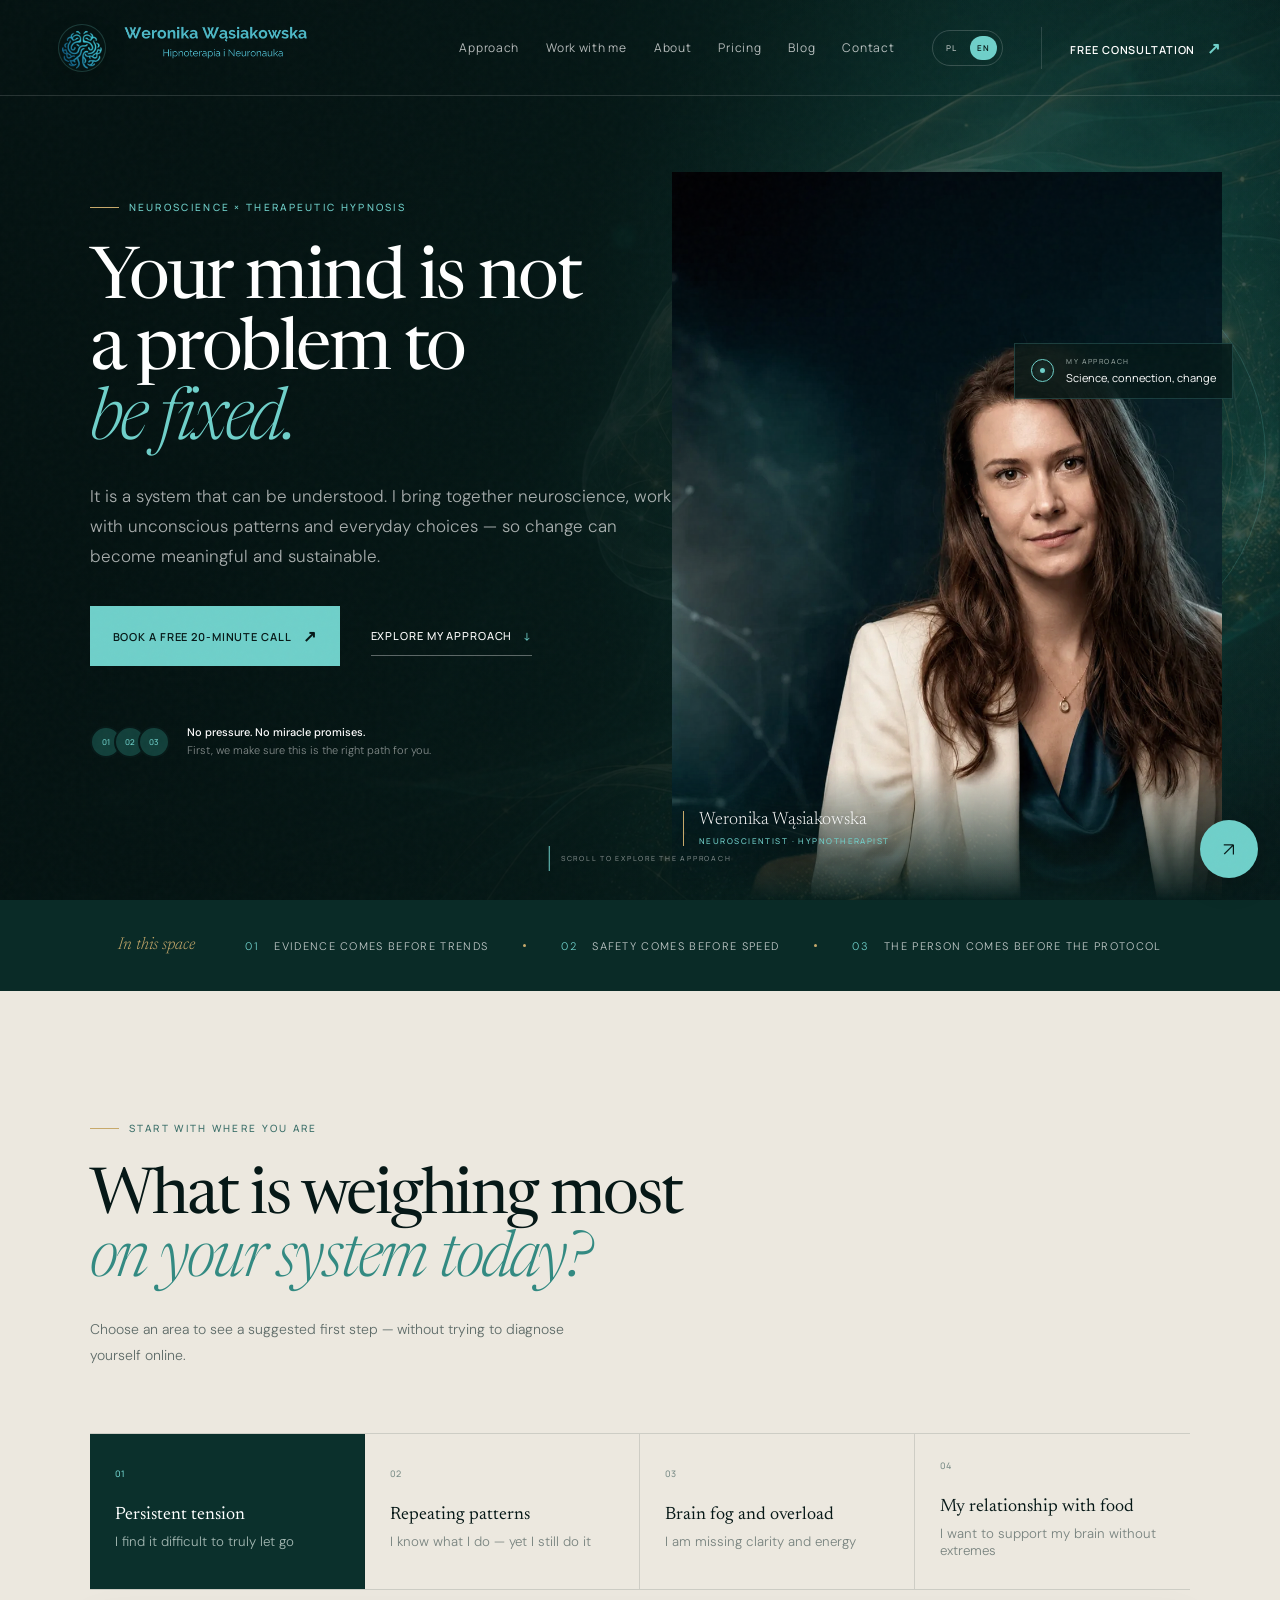
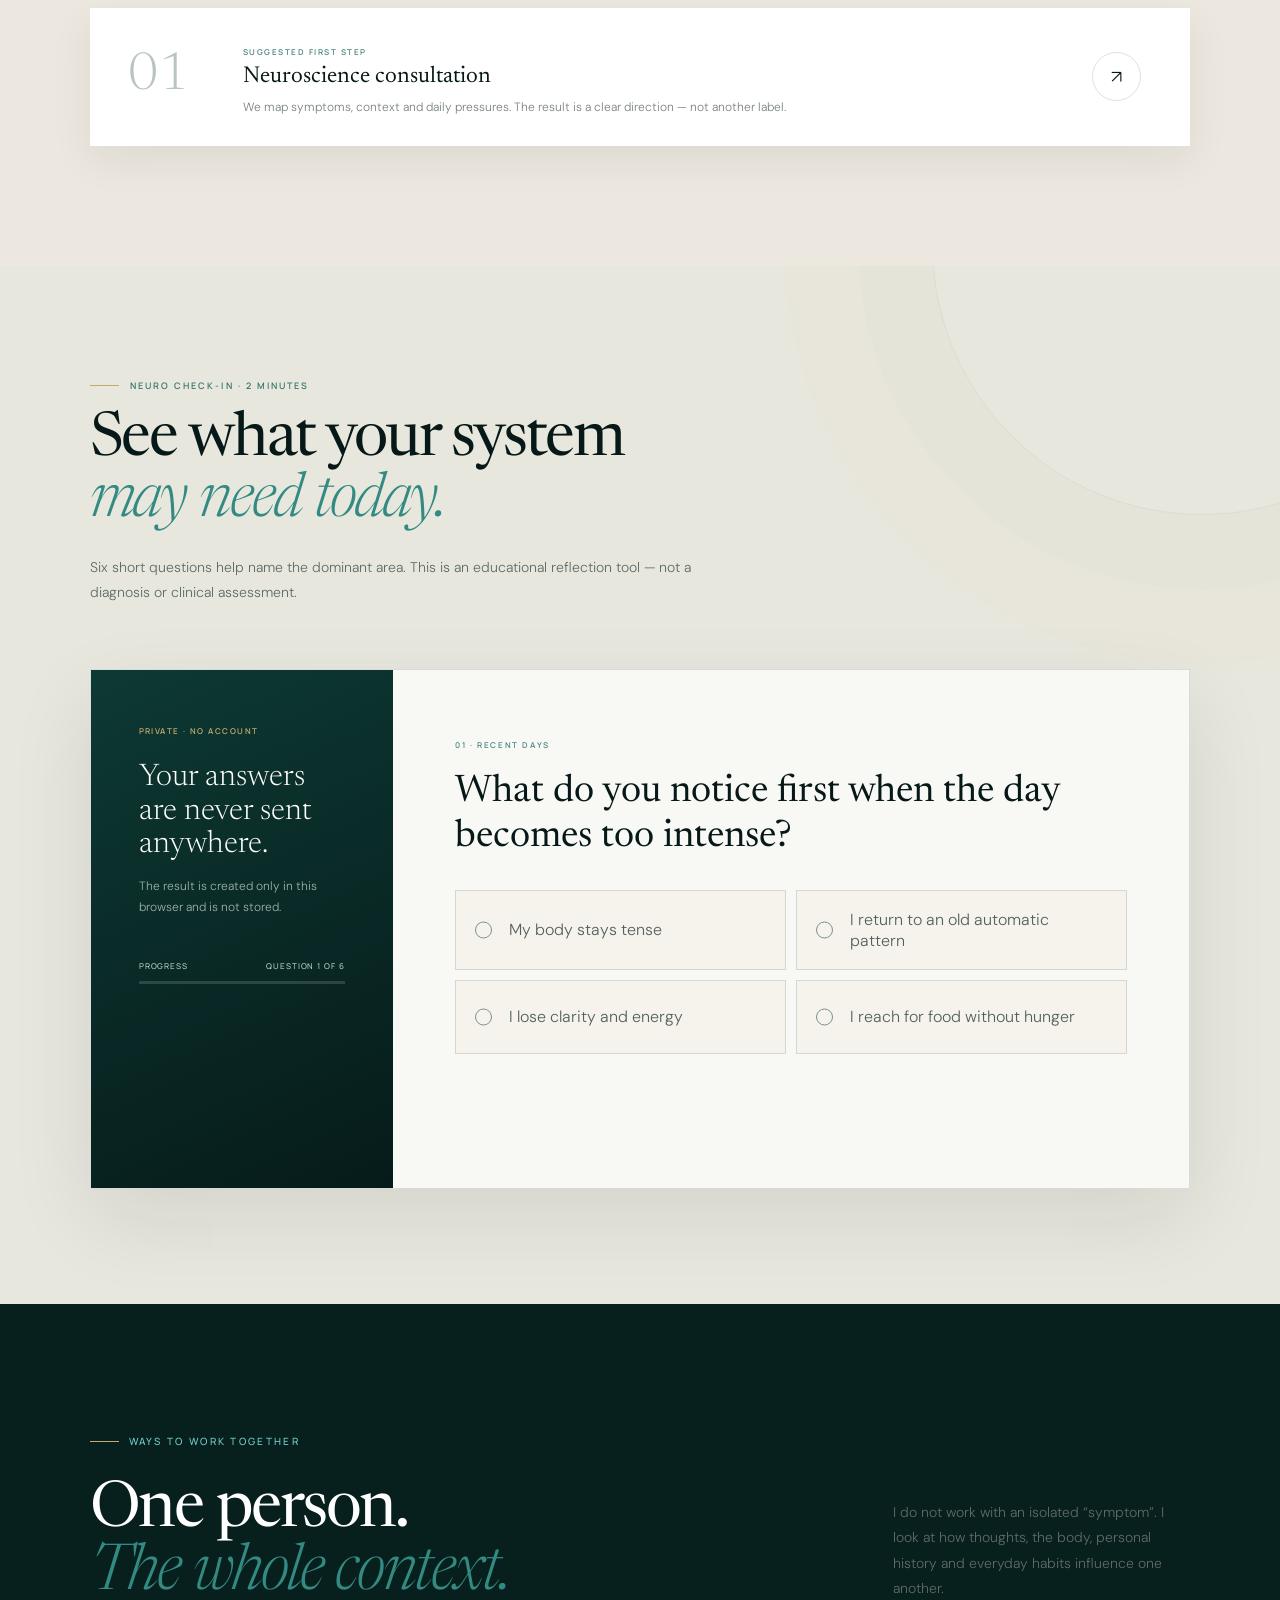
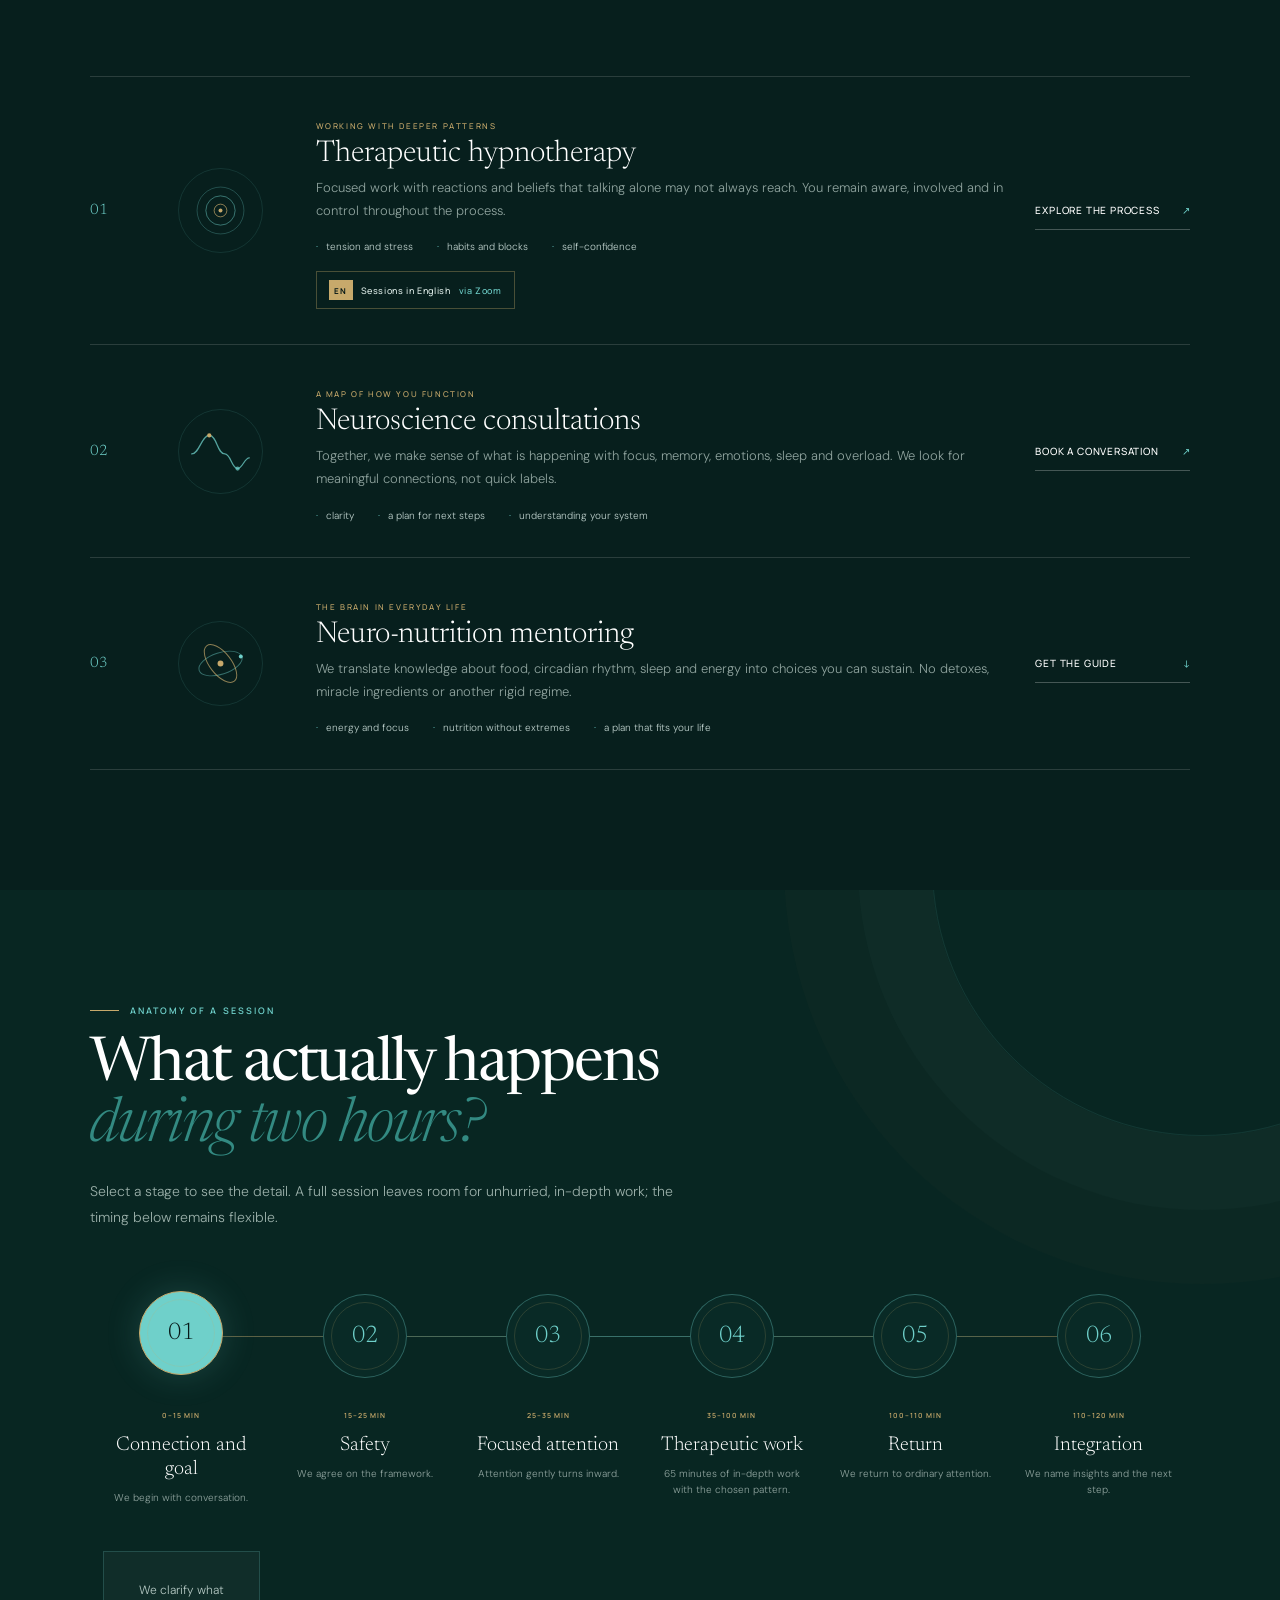
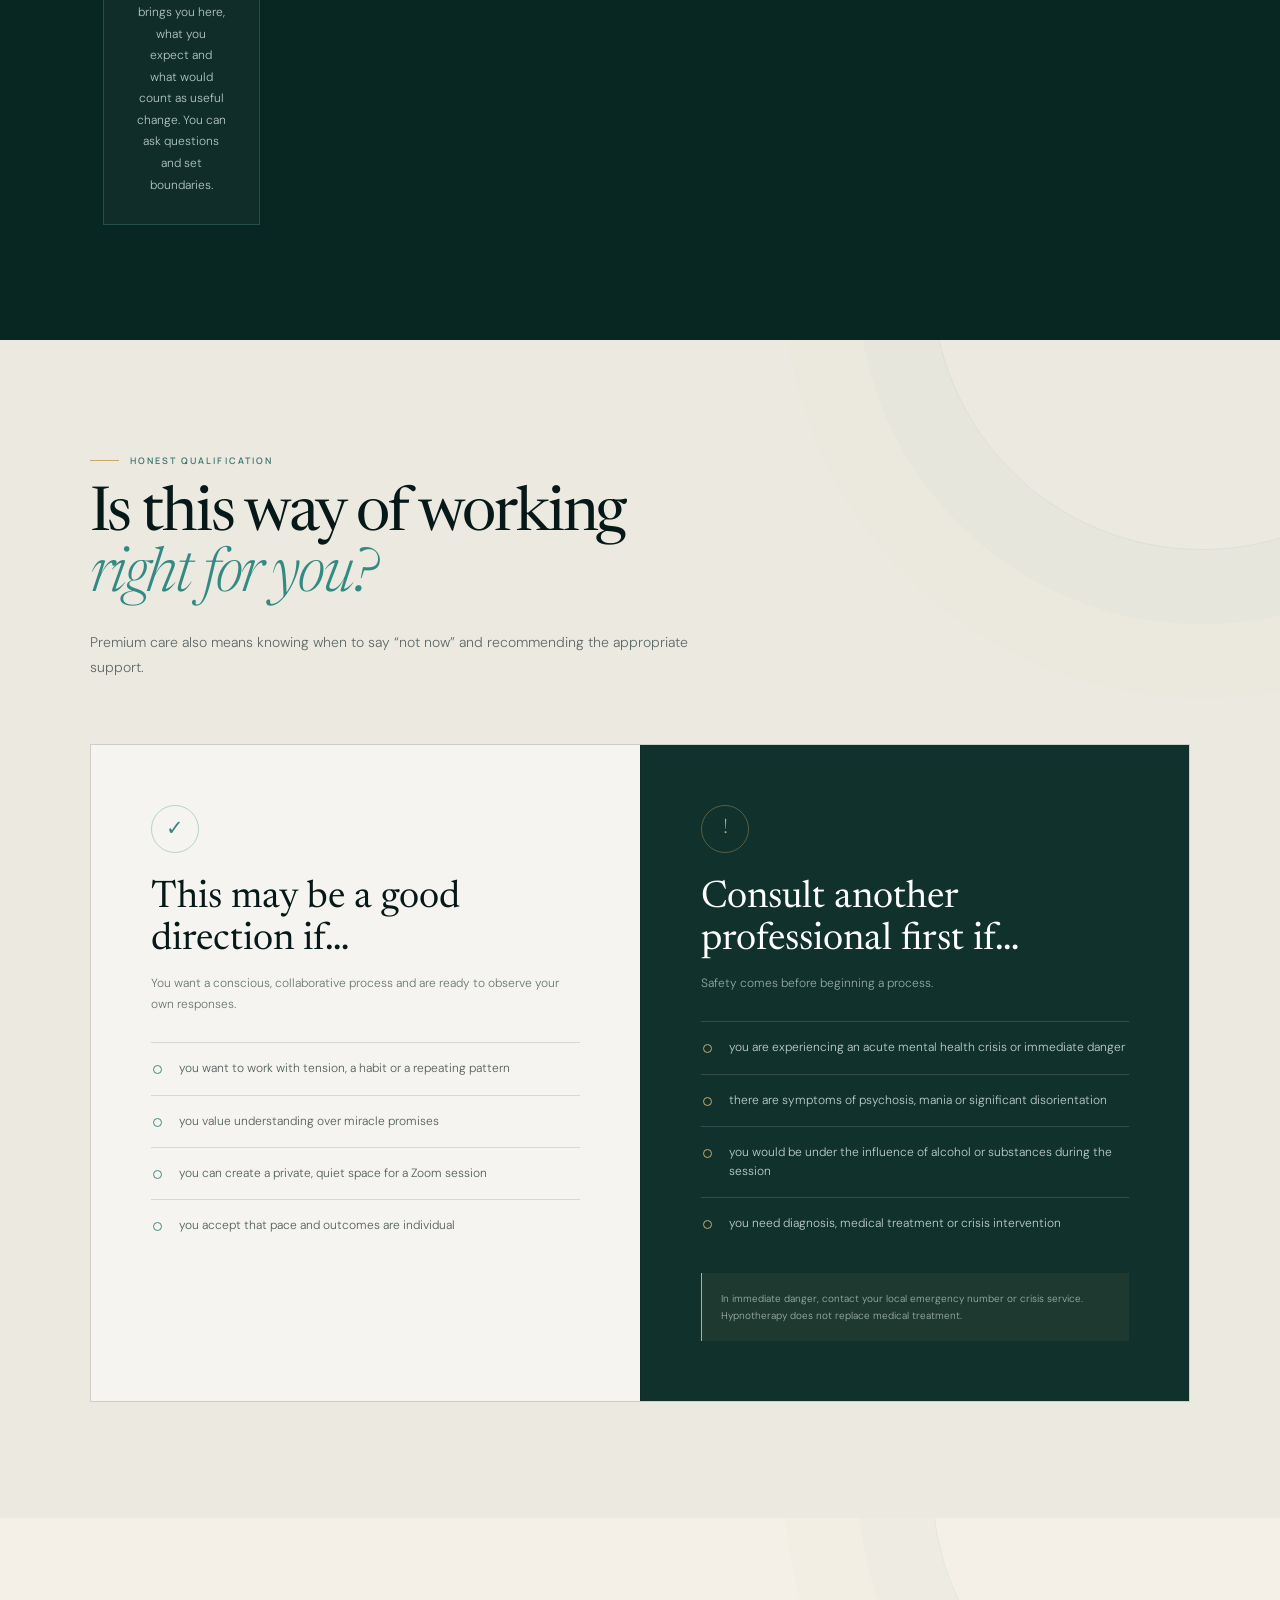
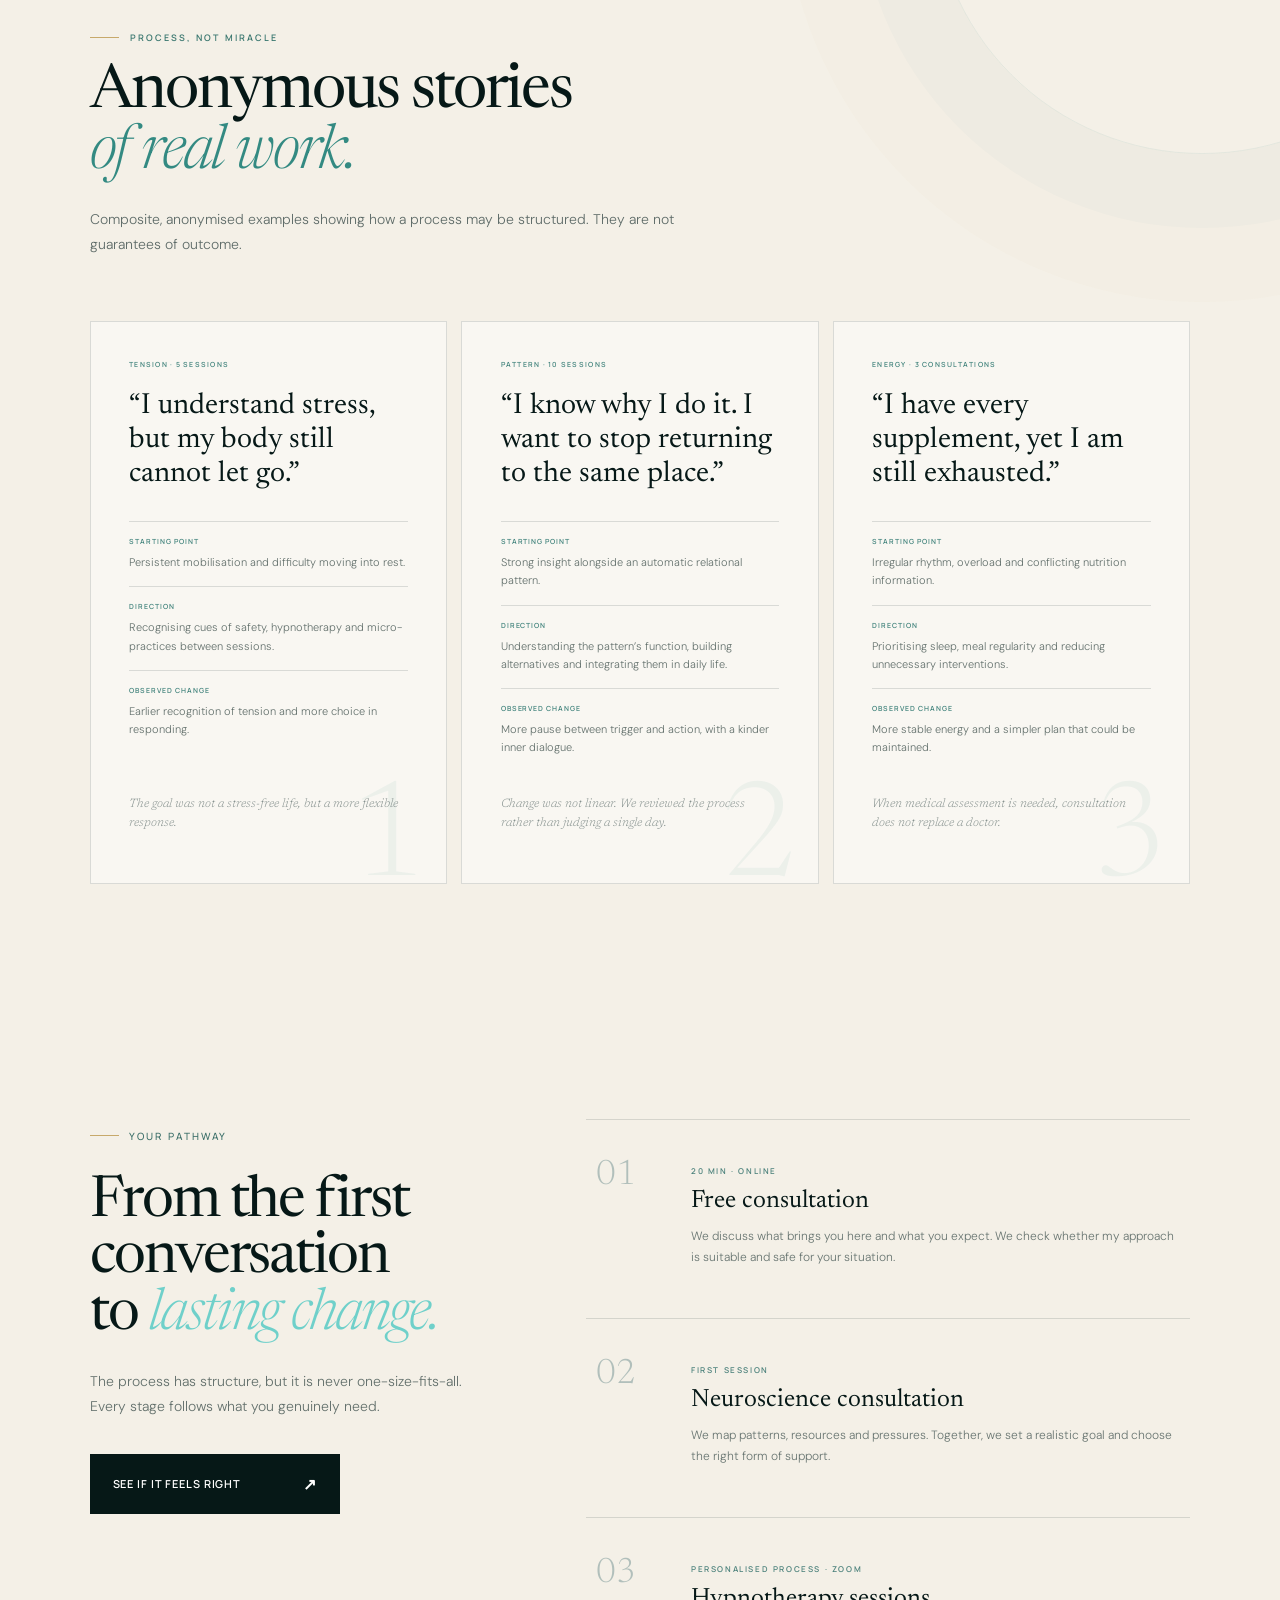
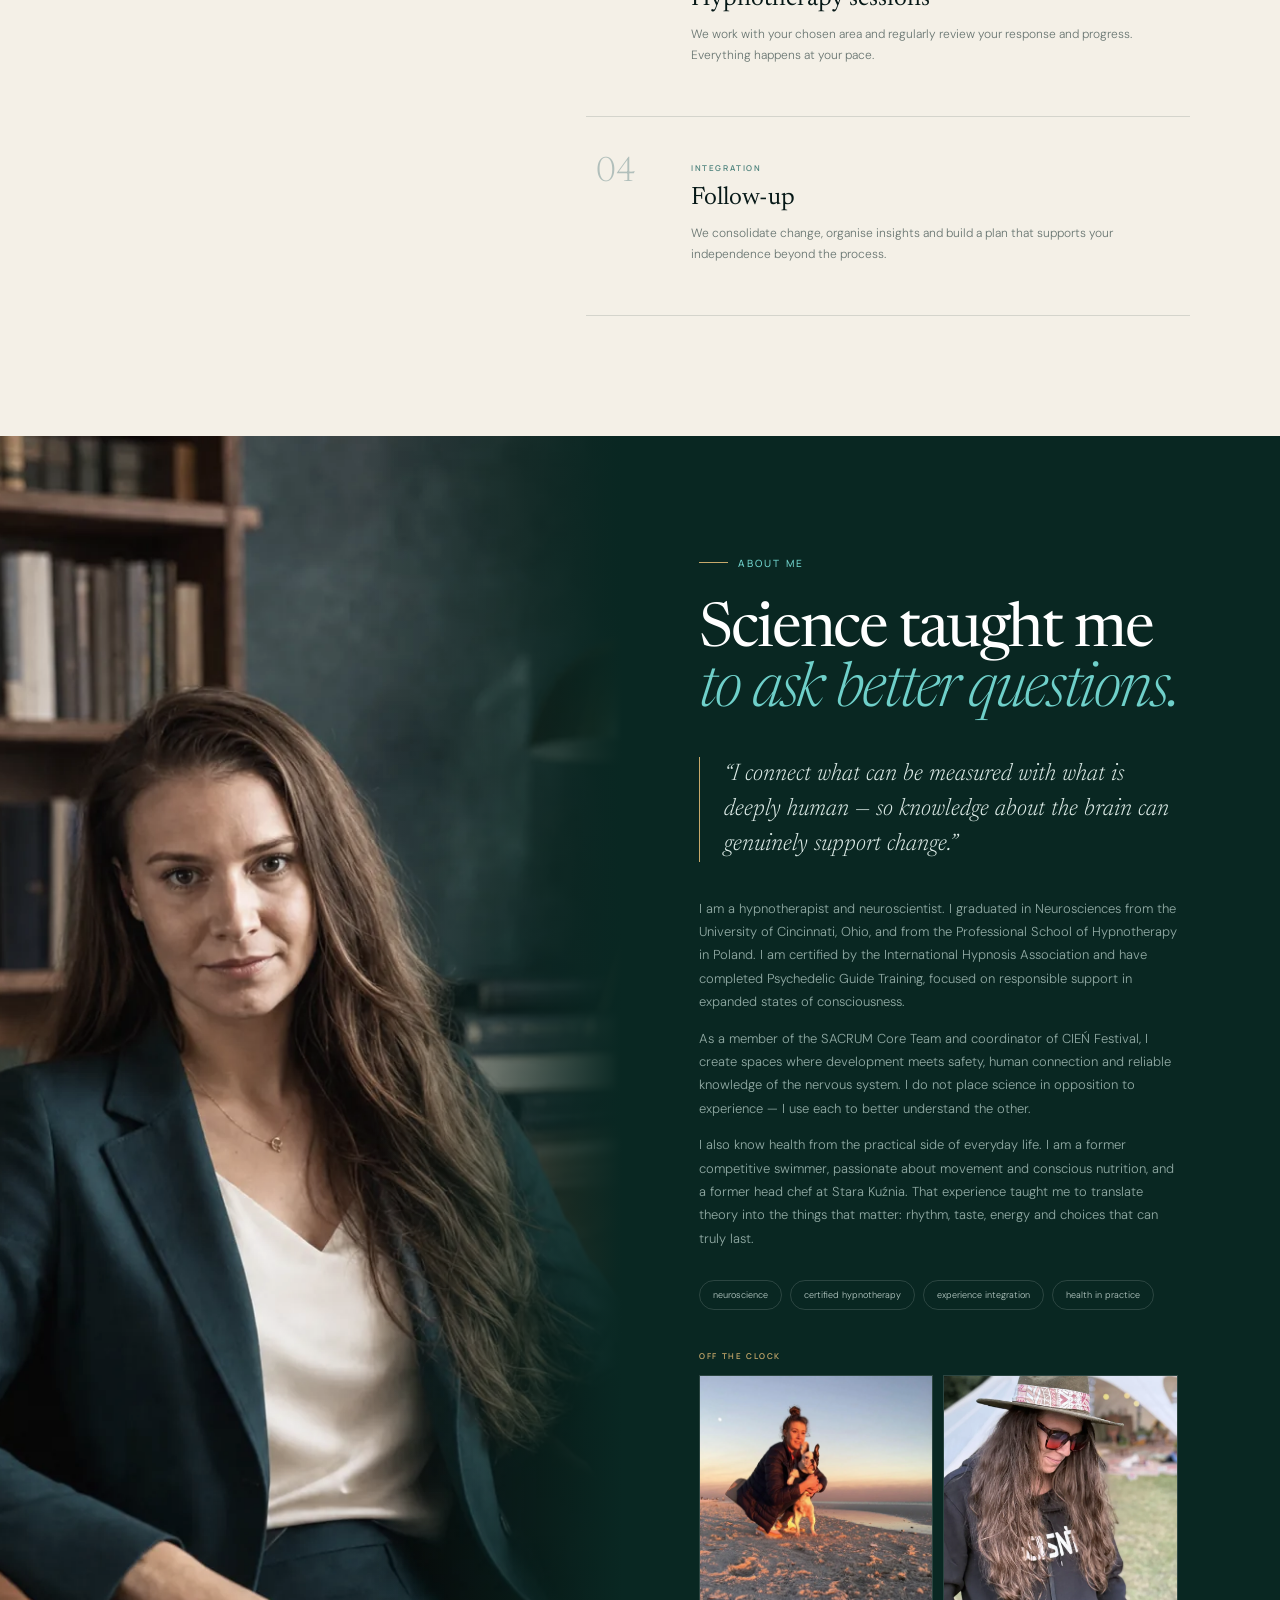
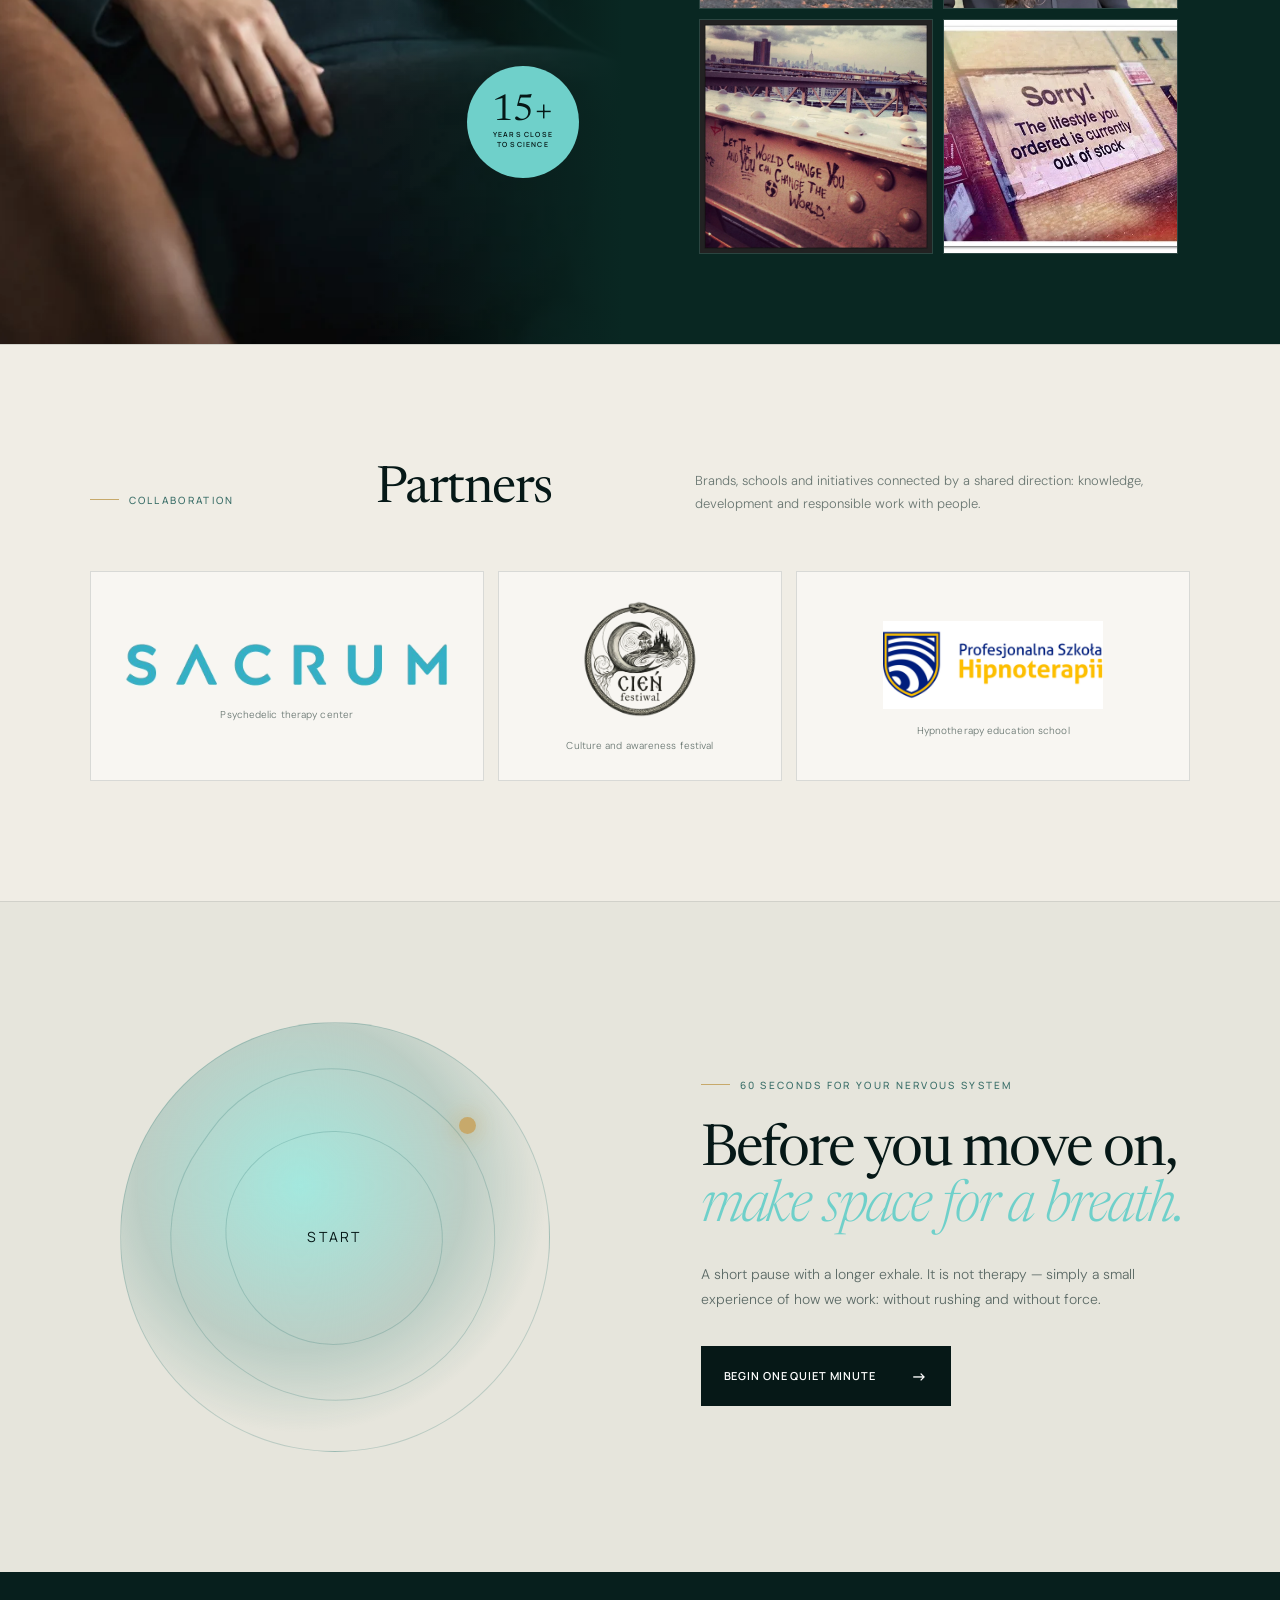
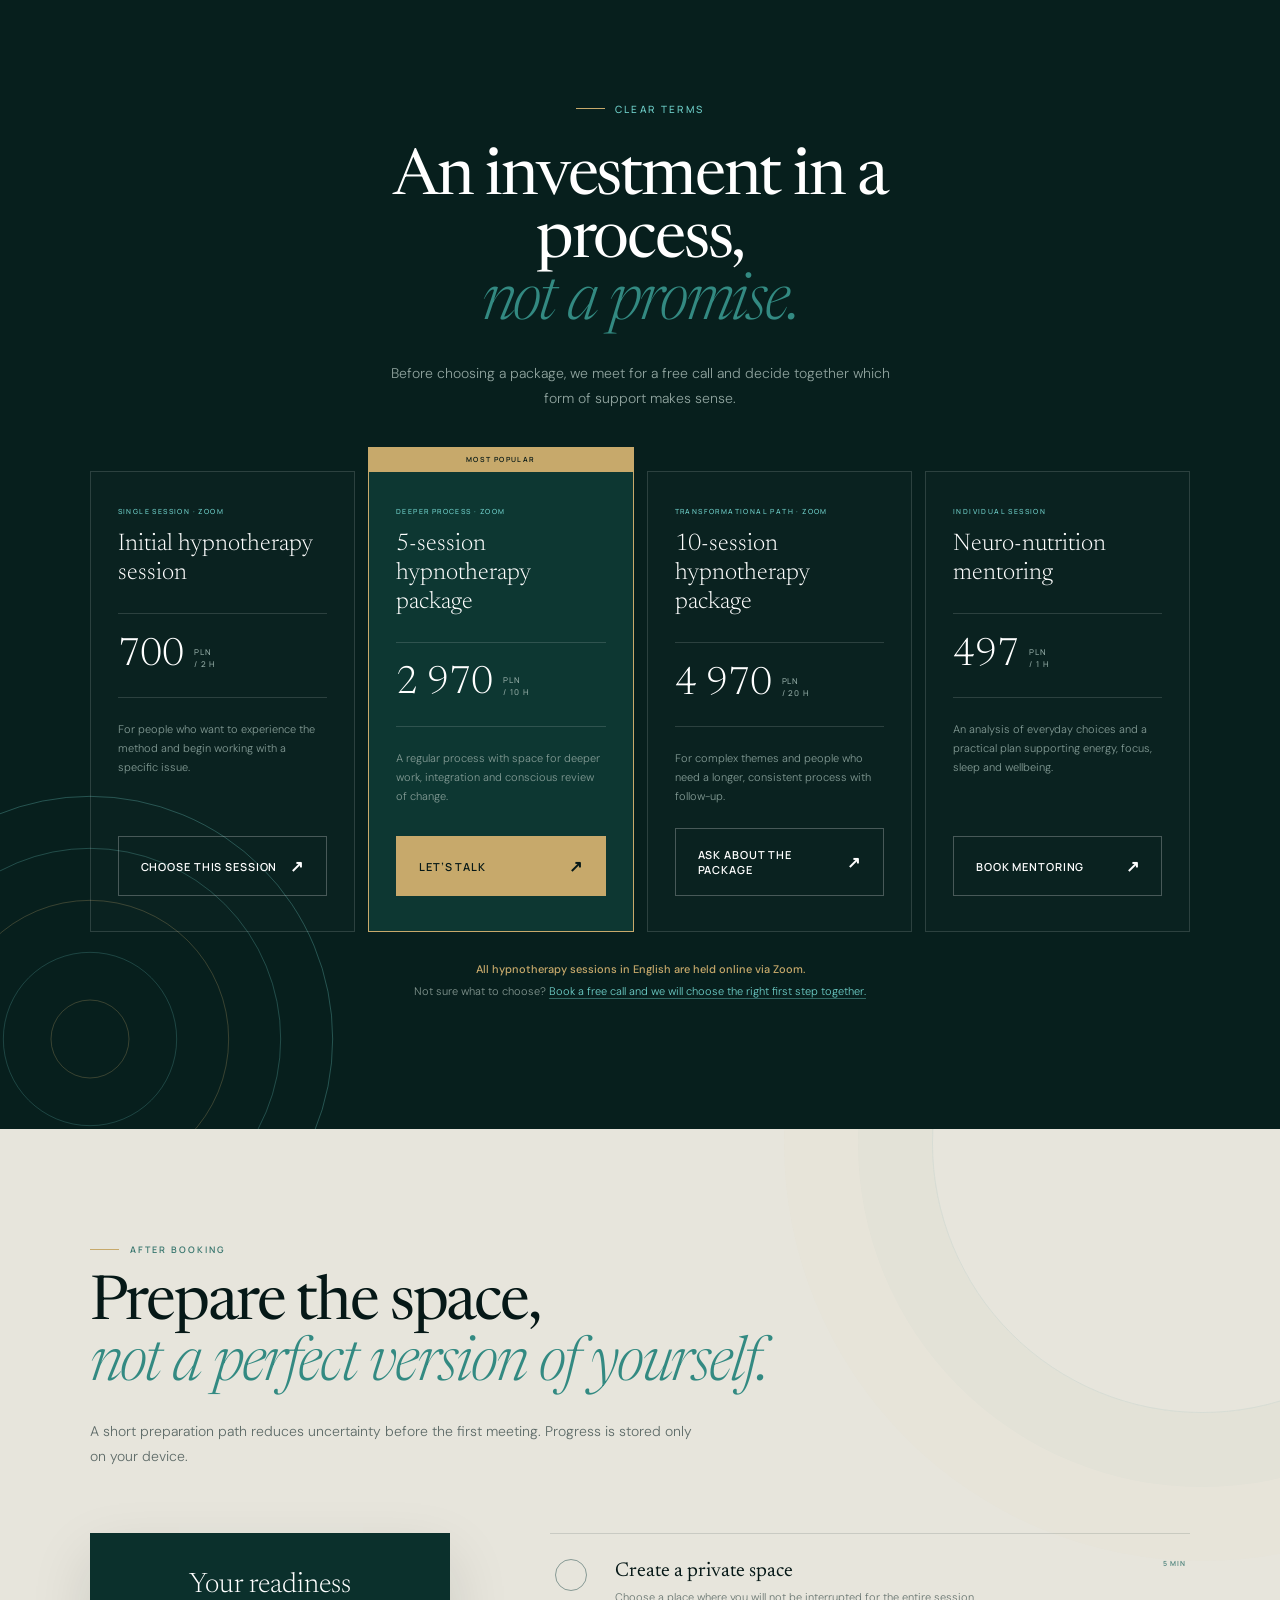
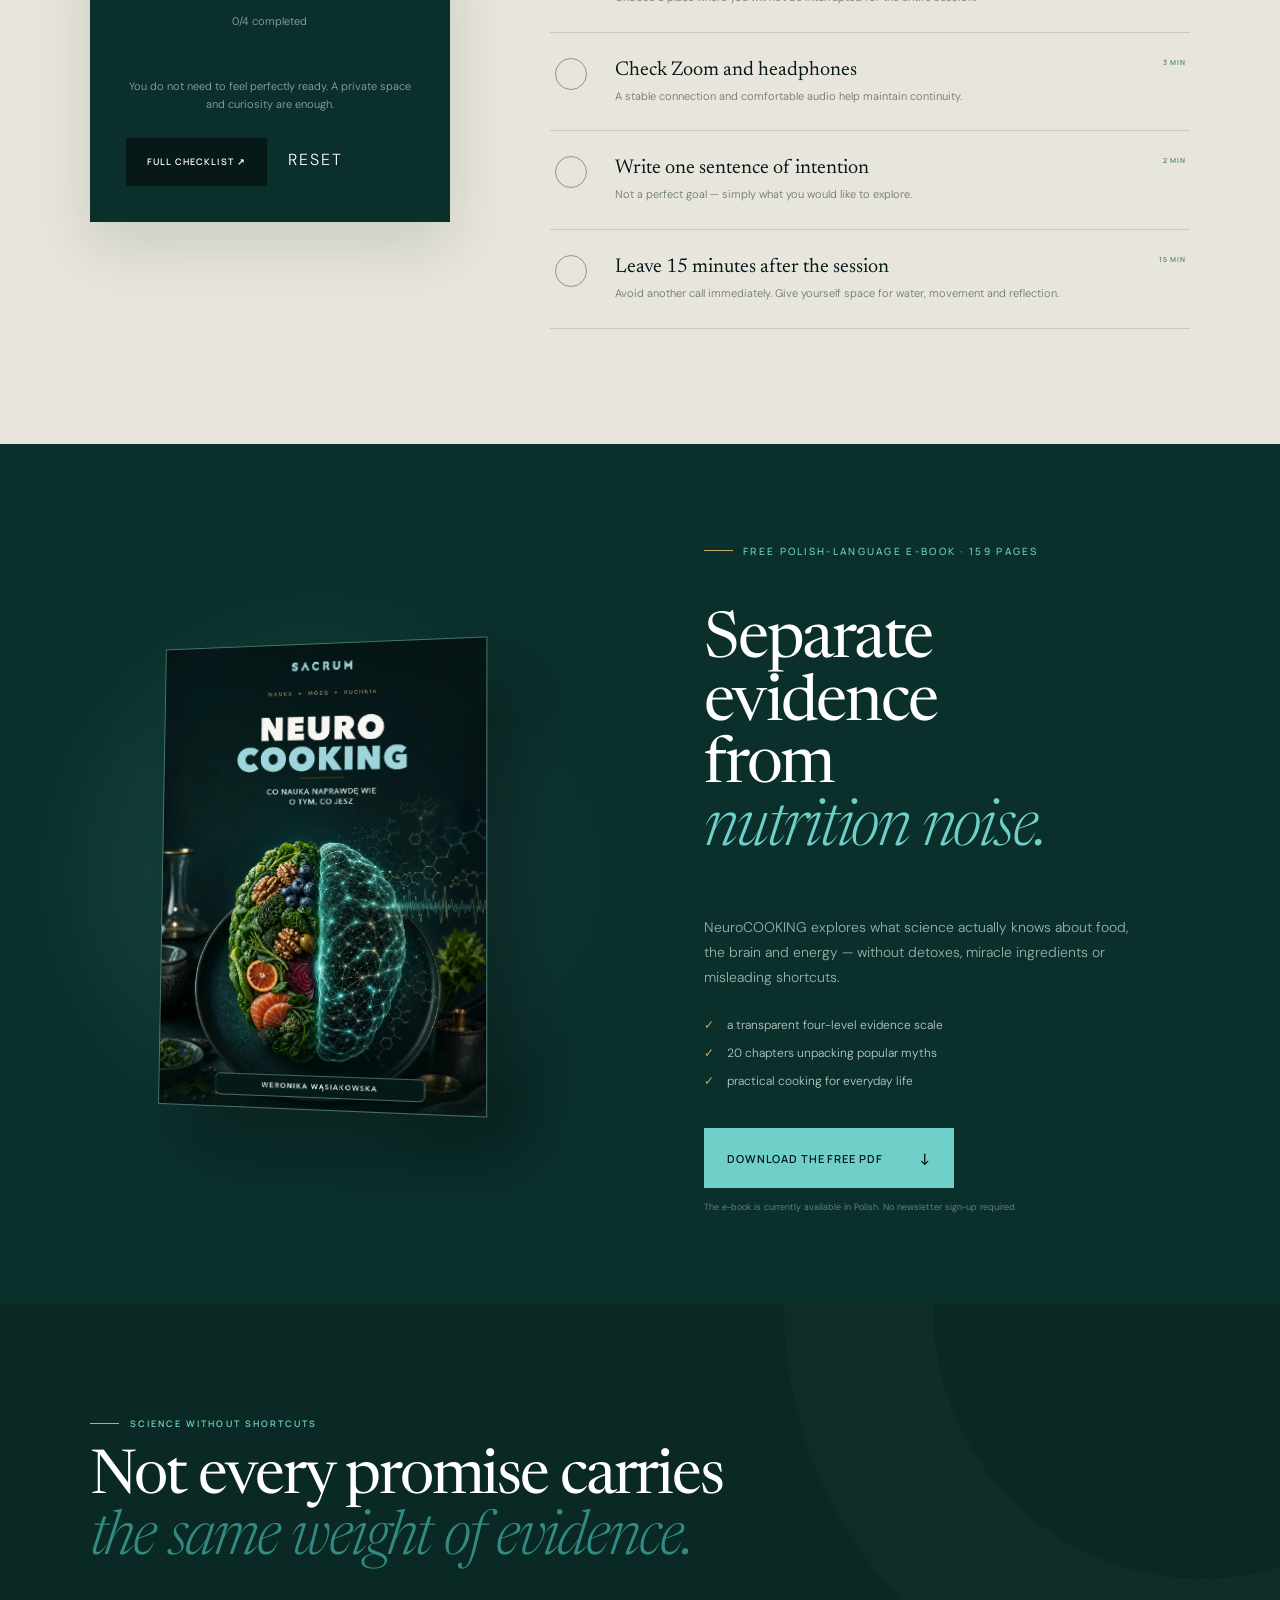
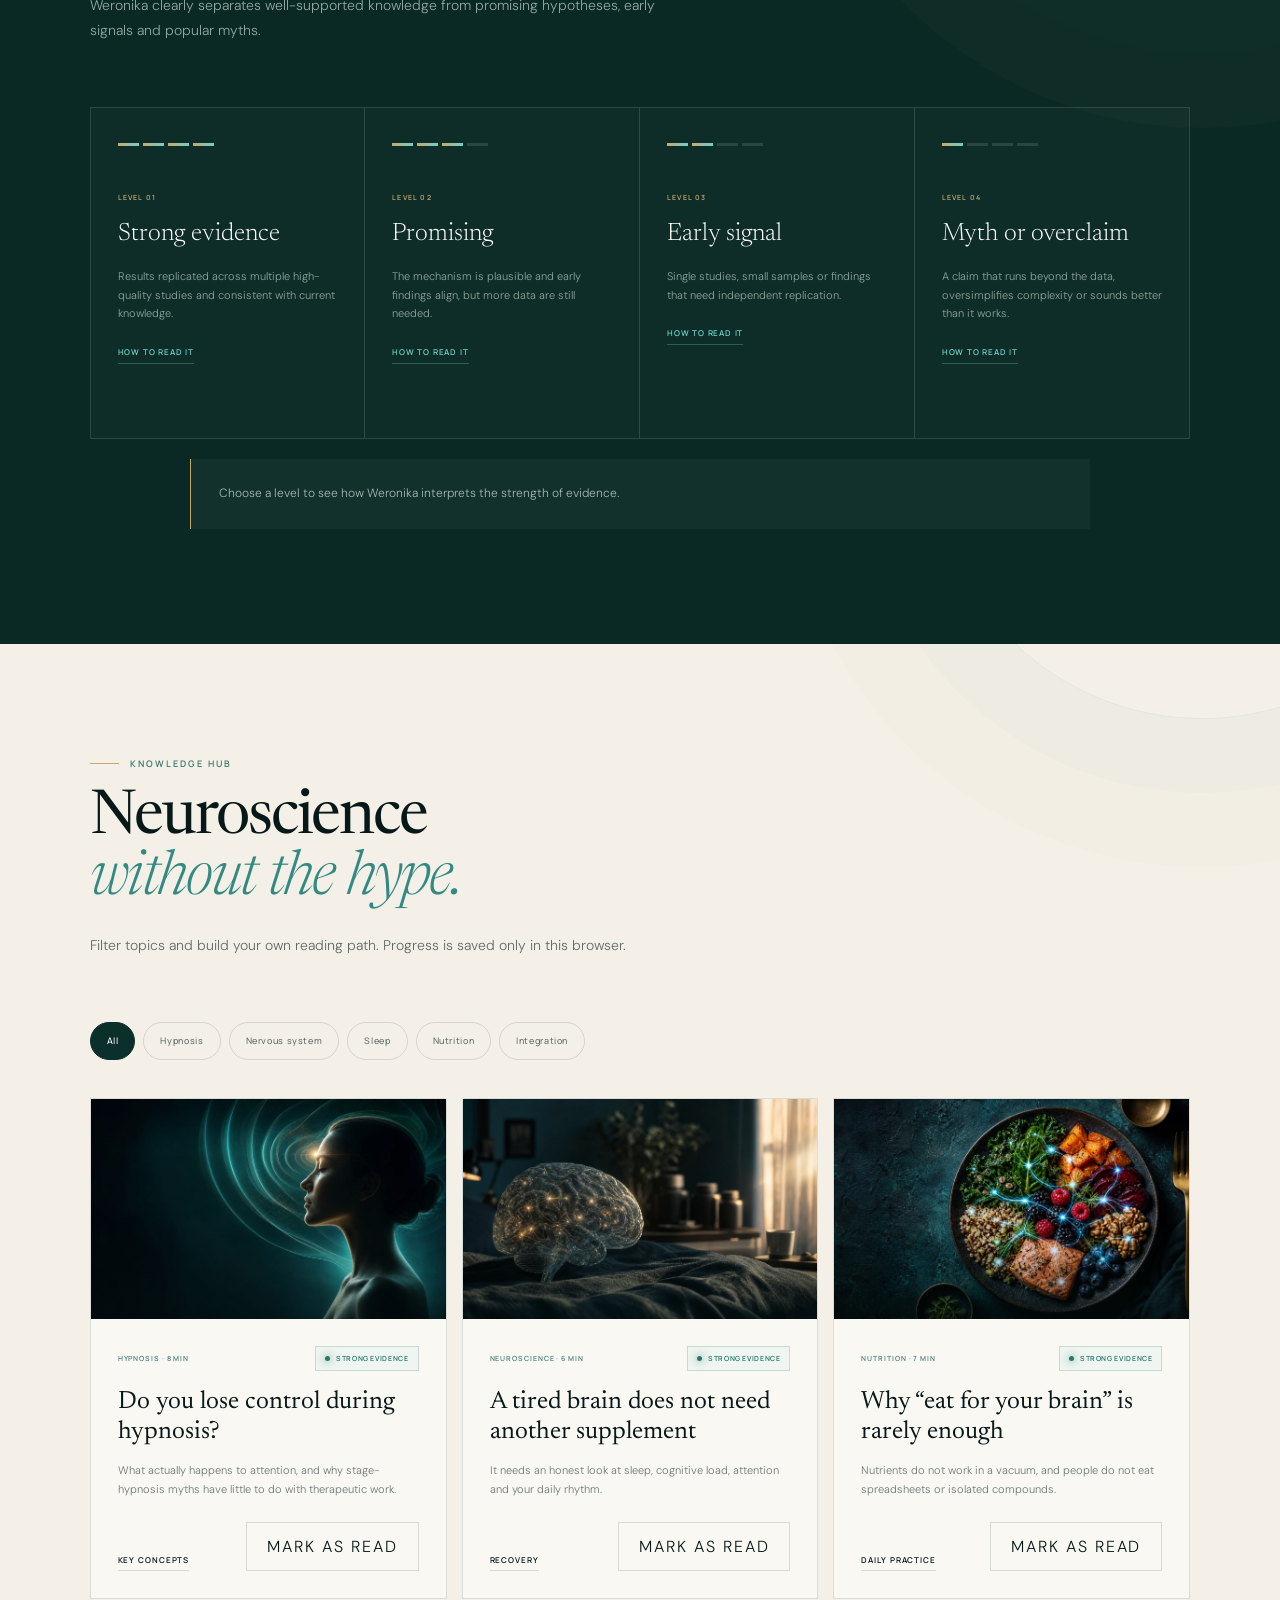
<file: en.html>
<!doctype html>
<html lang="en">
<head>
  <meta charset="utf-8">
  <meta name="viewport" content="width=device-width, initial-scale=1">
  <meta name="theme-color" content="#061b19">
  <meta name="description" content="Weronika Wąsiakowska — therapeutic hypnotherapy in English via Zoom, neuroscience consultations and neuro-nutrition mentoring. Evidence-informed, personal and grounded support.">
  <title>Weronika Wąsiakowska — neuroscience that supports change</title>
  <link rel="alternate" hreflang="pl" href="index.html">
  <link rel="alternate" hreflang="en" href="en.html">
  <link rel="canonical" href="https://www.weronikawasiakowska.com/en.html">
  <meta property="og:type" content="website">
  <meta property="og:site_name" content="Weronika Wąsiakowska">
  <meta property="og:locale" content="en_US">
  <meta property="og:locale:alternate" content="pl_PL">
  <meta property="og:url" content="https://www.weronikawasiakowska.com/en.html">
  <meta property="og:title" content="Weronika Wąsiakowska — neuroscience that supports change">
  <meta property="og:description" content="Therapeutic hypnotherapy in English via Zoom, neuroscience consultations and neuro-nutrition mentoring. Evidence-informed, personal and grounded support.">
  <meta property="og:image" content="https://www.weronikawasiakowska.com/assets/og-image.jpg">
  <meta property="og:image:width" content="1200">
  <meta property="og:image:height" content="630">
  <meta name="twitter:card" content="summary_large_image">
  <meta name="twitter:title" content="Weronika Wąsiakowska — neuroscience that supports change">
  <meta name="twitter:description" content="Therapeutic hypnotherapy in English via Zoom, neuroscience consultations and neuro-nutrition mentoring.">
  <meta name="twitter:image" content="https://www.weronikawasiakowska.com/assets/og-image.jpg">
  <link rel="icon" href="favicon.ico" sizes="any">
  <link rel="icon" type="image/png" sizes="32x32" href="assets/favicon-32x32.png">
  <link rel="icon" type="image/png" sizes="16x16" href="assets/favicon-16x16.png">
  <link rel="apple-touch-icon" href="assets/apple-touch-icon.png">
  <link rel="preconnect" href="https://fonts.googleapis.com">
  <link rel="preconnect" href="https://fonts.gstatic.com" crossorigin>
  <link href="https://fonts.googleapis.com/css2?family=DM+Sans:wght@300;400;500;600&amp;family=Manrope:wght@400;500;600;700&amp;family=Newsreader:ital,opsz,wght@0,6..72,300;0,6..72,400;1,6..72,300&amp;display=swap" rel="stylesheet">
  <link rel="stylesheet" href="styles.css">
  <link rel="stylesheet" href="features.css">
</head>
<body>
  <div class="scroll-progress" aria-hidden="true"></div>
  <div class="noise" aria-hidden="true"></div>
  <header class="site-header" id="top">
    <a class="brand header-brand-full" href="#top" aria-label="Weronika Wąsiakowska — home">
      <img class="header-brand-symbol" src="assets/brand/weronika-symbol.png" alt="">
      <img class="header-brand-wordmark" src="assets/brand/weronika-wordmark.png" alt="Weronika Wąsiakowska — Hypnotherapy and Neuroscience">
    </a>
    <button class="menu-toggle" type="button" aria-expanded="false" aria-controls="main-nav"><span></span><span></span></button>
    <nav class="main-nav" id="main-nav" aria-label="Main navigation">
      <a href="#metoda">Approach</a>
      <a href="#wspolpraca">Work with me</a>
      <a href="#o-mnie">About</a>
      <a href="#cennik">Pricing</a>
      <a href="#blog">Blog</a>
      <a href="#kontakt">Contact</a>
    </nav>
    <div class="lang-switch" aria-label="Language selector"><a href="index.html" lang="pl">PL</a><span aria-current="page">EN</span></div>
    <a class="header-cta cal-link" href="#rezerwacja">Free consultation <span>↗</span></a>
  </header>

  <main>
    <section class="hero" aria-labelledby="hero-title">
      <img class="hero-neuro" src="assets/neuro-hero.webp" alt="" aria-hidden="true">
      <div class="hero-glow" aria-hidden="true"></div>
      <div class="hero-content">
        <p class="eyebrow"><span></span> Neuroscience × therapeutic hypnosis</p>
        <h1 id="hero-title">Your mind is not <br>a problem to <em>be fixed.</em></h1>
        <p class="hero-lead">It is a system that can be understood. I bring together neuroscience, work with unconscious patterns and everyday choices — so change can become meaningful and sustainable.</p>
        <div class="hero-actions">
          <a class="button button-primary cal-link" href="#rezerwacja">Book a free 20-minute call <span>↗</span></a>
          <a class="text-link" href="#metoda">Explore my approach <span>↓</span></a>
        </div>
        <div class="hero-proof">
          <div class="proof-avatars" aria-hidden="true"><span>01</span><span>02</span><span>03</span></div>
          <p><strong>No pressure. No miracle promises.</strong><br>First, we make sure this is the right path for you.</p>
        </div>
      </div>
      <aside class="hero-portrait">
        <div class="portrait-orbit" aria-hidden="true"></div>
        <img src="assets/weronika-hero-v2.webp" alt="Weronika Wąsiakowska" fetchpriority="high">
        <div class="portrait-caption"><span>Weronika Wąsiakowska</span><small>NEUROSCIENTIST · HYPNOTHERAPIST</small></div>
        <div class="signal-card"><span class="signal-dot"></span><div><small>MY APPROACH</small><strong>Science, connection, change</strong></div></div>
      </aside>
      <div class="hero-scroll"><span></span> SCROLL TO EXPLORE THE APPROACH</div>
    </section>

    <section class="trust-strip" aria-label="Values">
      <p>In this space</p>
      <div><span>01</span> evidence comes before trends</div><i></i>
      <div><span>02</span> safety comes before speed</div><i></i>
      <div><span>03</span> the person comes before the protocol</div>
    </section>

    <section class="compass section" id="metoda">
      <div class="section-heading">
        <p class="eyebrow dark"><span></span> Start with where you are</p>
        <h2>What is weighing most<br><em>on your system today?</em></h2>
        <p>Choose an area to see a suggested first step — without trying to diagnose yourself online.</p>
      </div>
      <div class="compass-grid" role="tablist" aria-label="Needs compass">
        <button class="compass-option active" data-need="overload" role="tab" aria-selected="true"><span>01</span><strong>Persistent tension</strong><small>I find it difficult to truly let go</small></button>
        <button class="compass-option" data-need="patterns" role="tab" aria-selected="false"><span>02</span><strong>Repeating patterns</strong><small>I know what I do — yet I still do it</small></button>
        <button class="compass-option" data-need="focus" role="tab" aria-selected="false"><span>03</span><strong>Brain fog and overload</strong><small>I am missing clarity and energy</small></button>
        <button class="compass-option" data-need="food" role="tab" aria-selected="false"><span>04</span><strong>My relationship with food</strong><small>I want to support my brain without extremes</small></button>
      </div>
      <div class="compass-result" id="compass-result" role="tabpanel" aria-live="polite">
        <div class="result-index">01</div>
        <div><p>SUGGESTED FIRST STEP</p><h3>Neuroscience consultation</h3><span>We map symptoms, context and daily pressures. The result is a clear direction — not another label.</span></div>
        <a class="circle-link cal-link" href="#rezerwacja" aria-label="Book a consultation">↗</a>
      </div>
    </section>

    <section class="neuro-checkin feature-section" data-neuro-checkin aria-labelledby="checkin-title">
      <div class="feature-heading"><p class="feature-kicker">Neuro Check-in · 2 minutes</p><h2 id="checkin-title">See what your system<br><em>may need today.</em></h2><p>Six short questions help name the dominant area. This is an educational reflection tool — not a diagnosis or clinical assessment.</p></div>
      <div class="checkin-panel">
        <aside class="checkin-aside"><small>Private · no account</small><h3>Your answers are never sent anywhere.</h3><p>The result is created only in this browser and is not stored.</p><div class="checkin-progress"><div class="progress-meta"><span>Progress</span><span data-checkin-progress-text></span></div><div class="progress-track"><span class="progress-fill" data-checkin-progress role="progressbar" aria-valuemin="0" aria-valuemax="100"></span></div></div></aside>
        <div class="checkin-body">
          <div class="checkin-question" data-checkin-step><span class="question-number">01 · RECENT DAYS</span><h3>What do you notice first when the day becomes too intense?</h3><div class="checkin-options"><button class="checkin-option" data-checkin-answer data-domain="regulation" data-score="2">My body stays tense</button><button class="checkin-option" data-checkin-answer data-domain="patterns" data-score="2">I return to an old automatic pattern</button><button class="checkin-option" data-checkin-answer data-domain="energy" data-score="2">I lose clarity and energy</button><button class="checkin-option" data-checkin-answer data-domain="food" data-score="2">I reach for food without hunger</button></div></div>
          <div class="checkin-question" data-checkin-step hidden><span class="question-number">02 · RECOVERY</span><h3>Which sentence best describes your rest?</h3><div class="checkin-options"><button class="checkin-option" data-checkin-answer data-domain="regulation" data-score="2">I struggle to slow down</button><button class="checkin-option" data-checkin-answer data-domain="patterns" data-score="2">Rest triggers guilt</button><button class="checkin-option" data-checkin-answer data-domain="energy" data-score="2">I sleep but still feel tired</button><button class="checkin-option" data-checkin-answer data-domain="food" data-score="2">I compensate with food in the evening</button></div></div>
          <div class="checkin-question" data-checkin-step hidden><span class="question-number">03 · ATTENTION</span><h3>What interferes most with your focus?</h3><div class="checkin-options"><button class="checkin-option" data-checkin-answer data-domain="regulation" data-score="2">Hypervigilance and scanning</button><button class="checkin-option" data-checkin-answer data-domain="patterns" data-score="2">My inner critic and overthinking</button><button class="checkin-option" data-checkin-answer data-domain="energy" data-score="2">Fog, sleepiness or distraction</button><button class="checkin-option" data-checkin-answer data-domain="food" data-score="2">Energy swings after meals</button></div></div>
          <div class="checkin-question" data-checkin-step hidden><span class="question-number">04 · EMOTIONS</span><h3>When a difficult emotion appears, what happens first?</h3><div class="checkin-options"><button class="checkin-option" data-checkin-answer data-domain="regulation" data-score="2">My body reacts before thought</button><button class="checkin-option" data-checkin-answer data-domain="patterns" data-score="2">I repeat a familiar relational pattern</button><button class="checkin-option" data-checkin-answer data-domain="energy" data-score="2">I shut down and lose momentum</button><button class="checkin-option" data-checkin-answer data-domain="food" data-score="2">I regulate it through food or control</button></div></div>
          <div class="checkin-question" data-checkin-step hidden><span class="question-number">05 · CHANGE</span><h3>What makes change most difficult?</h3><div class="checkin-options"><button class="checkin-option" data-checkin-answer data-domain="regulation" data-score="2">A lack of felt safety</button><button class="checkin-option" data-checkin-answer data-domain="patterns" data-score="2">I know what to do, yet return to the old</button><button class="checkin-option" data-checkin-answer data-domain="energy" data-score="2">Overload and limited resources</button><button class="checkin-option" data-checkin-answer data-domain="food" data-score="2">All-or-nothing thinking</button></div></div>
          <div class="checkin-question" data-checkin-step hidden><span class="question-number">06 · FIRST STEP</span><h3>What do you need most right now?</h3><div class="checkin-options"><button class="checkin-option" data-checkin-answer data-domain="regulation" data-score="3">More calm in my body</button><button class="checkin-option" data-checkin-answer data-domain="patterns" data-score="3">To interrupt a repeating pattern</button><button class="checkin-option" data-checkin-answer data-domain="energy" data-score="3">Clarity, sleep and stable energy</button><button class="checkin-option" data-checkin-answer data-domain="food" data-score="3">A calmer relationship with food</button></div></div>
          <div class="checkin-result" data-checkin-results hidden aria-live="polite"><span data-checkin-live class="visually-hidden"></span><div data-checkin-result="regulation"><small>DOMINANT DIRECTION</small><h3>Regulation and felt safety</h3><p>Your system may first need relief from constant mobilisation. A consultation mapping pressures and bodily signals can be a helpful beginning.</p></div><div data-checkin-result="patterns" hidden><small>DOMINANT DIRECTION</small><h3>Working with an automatic pattern</h3><p>You may already understand a great deal, but insight alone is not always enough. We can explore whether hypnotherapy fits the reaction sustaining the pattern.</p></div><div data-checkin-result="energy" hidden><small>DOMINANT DIRECTION</small><h3>Recovery, energy and attention</h3><p>A useful first step is looking at sleep, daily rhythm, cognitive load and available resources — without adding more pressure.</p></div><div data-checkin-result="food" hidden><small>DOMINANT DIRECTION</small><h3>Your relationship with food and energy</h3><p>You may benefit from an approach connecting neuroscience with real life, without dietary extremes or miracle promises.</p></div><p class="feature-muted">This result is not a diagnosis. If symptoms are severe or sudden, consult an appropriate healthcare professional.</p><div class="checkin-nav"><button class="feature-action feature-action--light" data-checkin-restart>Restart</button><a class="feature-action cal-link" href="#rezerwacja">Discuss the result ↗</a></div></div>
        </div>
      </div>
    </section>

    <section class="services section" id="wspolpraca">
      <div class="section-heading split-heading">
        <div><p class="eyebrow"><span></span> Ways to work together</p><h2>One person.<br><em>The whole context.</em></h2></div>
        <p>I do not work with an isolated “symptom”. I look at how thoughts, the body, personal history and everyday habits influence one another.</p>
      </div>
      <div class="service-list">
        <article class="service-card featured">
          <div class="service-no">01</div><div class="service-icon neural-icon" aria-hidden="true"><svg viewBox="0 0 85 85"><circle cx="42.5" cy="42.5" r="24"></circle><circle cx="42.5" cy="42.5" r="15"></circle><circle class="accent" cx="42.5" cy="42.5" r="6.5"></circle><circle class="dot" cx="42.5" cy="42.5" r="2"></circle></svg></div>
          <div class="service-copy"><p>WORKING WITH DEEPER PATTERNS</p><h3>Therapeutic hypnotherapy</h3><span>Focused work with reactions and beliefs that talking alone may not always reach. You remain aware, involved and in control throughout the process.</span><ul><li>tension and stress</li><li>habits and blocks</li><li>self-confidence</li></ul><div class="english-service-badge"><b>EN</b> Sessions in English <span>via Zoom</span></div></div>
          <a href="#sciezka" aria-label="Explore the hypnotherapy process">Explore the process <span>↗</span></a>
        </article>
        <article class="service-card">
          <div class="service-no">02</div><div class="service-icon waves" aria-hidden="true"><svg viewBox="0 0 85 85"><path d="M13 45 C21 45 23 26 31 26 C39 26 39 45 47 45 C53 45 54 60 60 60 C65 60 67 49 72 49"></path><circle class="dot" cx="31" cy="26" r="2.2"></circle><circle class="accent" cx="60" cy="60" r="2.2"></circle></svg></div>
          <div class="service-copy"><p>A MAP OF HOW YOU FUNCTION</p><h3>Neuroscience consultations</h3><span>Together, we make sense of what is happening with focus, memory, emotions, sleep and overload. We look for meaningful connections, not quick labels.</span><ul><li>clarity</li><li>a plan for next steps</li><li>understanding your system</li></ul></div>
          <a class="cal-link" href="#rezerwacja">Book a conversation <span>↗</span></a>
        </article>
        <article class="service-card">
          <div class="service-no">03</div><div class="service-icon orbit-icon" aria-hidden="true"><svg viewBox="0 0 85 85"><ellipse cx="42.5" cy="42.5" rx="23" ry="11" transform="rotate(-18 42.5 42.5)"></ellipse><ellipse class="accent" cx="42.5" cy="42.5" rx="23" ry="11" transform="rotate(52 42.5 42.5)"></ellipse><circle class="dot" cx="42.5" cy="42.5" r="3"></circle><circle class="accent-dot" cx="63.3" cy="35.4" r="2"></circle></svg></div>
          <div class="service-copy"><p>THE BRAIN IN EVERYDAY LIFE</p><h3>Neuro-nutrition mentoring</h3><span>We translate knowledge about food, circadian rhythm, sleep and energy into choices you can sustain. No detoxes, miracle ingredients or another rigid regime.</span><ul><li>energy and focus</li><li>nutrition without extremes</li><li>a plan that fits your life</li></ul></div>
          <a href="#neurocooking">Get the guide <span>↓</span></a>
        </article>
      </div>
    </section>

    <section class="session-anatomy feature-section" data-session-timeline aria-labelledby="session-title">
      <div class="feature-heading"><p class="feature-kicker">Anatomy of a session</p><h2 id="session-title">What actually happens<br><em>during two hours?</em></h2><p>Select a stage to see the detail. A full session leaves room for unhurried, in-depth work; the timing below remains flexible.</p></div>
      <div class="session-timeline">
        <article class="session-step active" data-timeline-item><button data-timeline-trigger aria-expanded="true">01</button><small>0–15 MIN</small><h3>Connection and goal</h3><p>We begin with conversation.</p><div class="session-detail" data-timeline-panel>We clarify what brings you here, what you expect and what would count as useful change. You can ask questions and set boundaries.</div></article>
        <article class="session-step" data-timeline-item><button data-timeline-trigger>02</button><small>15–25 MIN</small><h3>Safety</h3><p>We agree on the framework.</p><div class="session-detail" data-timeline-panel hidden>We discuss communication, a stop signal and what helps you feel comfortable. Hypnosis does not mean losing control.</div></article>
        <article class="session-step" data-timeline-item><button data-timeline-trigger>03</button><small>25–35 MIN</small><h3>Focused attention</h3><p>Attention gently turns inward.</p><div class="session-detail" data-timeline-panel hidden>You can hear, speak and pause at any moment. There is no single “correct” feeling of trance.</div></article>
        <article class="session-step" data-timeline-item><button data-timeline-trigger>04</button><small>35–100 MIN</small><h3>Therapeutic work</h3><p>65 minutes of in-depth work with the chosen pattern.</p><div class="session-detail" data-timeline-panel hidden>This is the central and longest part of the session. I adapt language, pace and method to your goal and moment-to-moment response, leaving time to deepen the process, work with resources and consolidate new responses without pressure.</div></article>
        <article class="session-step" data-timeline-item><button data-timeline-trigger>05</button><small>100–110 MIN</small><h3>Return</h3><p>We return to ordinary attention.</p><div class="session-detail" data-timeline-panel hidden>Your nervous system gets time for a calm transition. We check how you feel and do not rush integration.</div></article>
        <article class="session-step" data-timeline-item><button data-timeline-trigger>06</button><small>110–120 MIN</small><h3>Integration</h3><p>We name insights and the next step.</p><div class="session-detail" data-timeline-panel hidden>We organise what mattered and choose a simple way to observe change after the session. The goal is independence, not dependence on the process.</div></article>
      </div>
    </section>

    <section class="fit-section feature-section" aria-labelledby="fit-title"><div class="feature-heading"><p class="feature-kicker">Honest qualification</p><h2 id="fit-title">Is this way of working<br><em>right for you?</em></h2><p>Premium care also means knowing when to say “not now” and recommending the appropriate support.</p></div><div class="fit-grid"><article class="fit-card"><div class="fit-card__icon">✓</div><h3>This may be a good direction if…</h3><p>You want a conscious, collaborative process and are ready to observe your own responses.</p><ul class="fit-list"><li>you want to work with tension, a habit or a repeating pattern</li><li>you value understanding over miracle promises</li><li>you can create a private, quiet space for a Zoom session</li><li>you accept that pace and outcomes are individual</li></ul></article><article class="fit-card"><div class="fit-card__icon">!</div><h3>Consult another professional first if…</h3><p>Safety comes before beginning a process.</p><ul class="fit-list"><li>you are experiencing an acute mental health crisis or immediate danger</li><li>there are symptoms of psychosis, mania or significant disorientation</li><li>you would be under the influence of alcohol or substances during the session</li><li>you need diagnosis, medical treatment or crisis intervention</li></ul><div class="fit-note">In immediate danger, contact your local emergency number or crisis service. Hypnotherapy does not replace medical treatment.</div></article></div></section>

    <section class="case-studies feature-section" aria-labelledby="cases-title"><div class="feature-heading"><p class="feature-kicker">Process, not miracle</p><h2 id="cases-title">Anonymous stories<br><em>of real work.</em></h2><p>Composite, anonymised examples showing how a process may be structured. They are not guarantees of outcome.</p></div><div class="case-grid"><article class="case-card" data-index="1"><span class="case-card__label">TENSION · 5 SESSIONS</span><h3>“I understand stress, but my body still cannot let go.”</h3><dl><div><dt>Starting point</dt><dd>Persistent mobilisation and difficulty moving into rest.</dd></div><div><dt>Direction</dt><dd>Recognising cues of safety, hypnotherapy and micro-practices between sessions.</dd></div><div><dt>Observed change</dt><dd>Earlier recognition of tension and more choice in responding.</dd></div></dl><p class="case-card__disclaimer">The goal was not a stress-free life, but a more flexible response.</p></article><article class="case-card" data-index="2"><span class="case-card__label">PATTERN · 10 SESSIONS</span><h3>“I know why I do it. I want to stop returning to the same place.”</h3><dl><div><dt>Starting point</dt><dd>Strong insight alongside an automatic relational pattern.</dd></div><div><dt>Direction</dt><dd>Understanding the pattern’s function, building alternatives and integrating them in daily life.</dd></div><div><dt>Observed change</dt><dd>More pause between trigger and action, with a kinder inner dialogue.</dd></div></dl><p class="case-card__disclaimer">Change was not linear. We reviewed the process rather than judging a single day.</p></article><article class="case-card" data-index="3"><span class="case-card__label">ENERGY · 3 CONSULTATIONS</span><h3>“I have every supplement, yet I am still exhausted.”</h3><dl><div><dt>Starting point</dt><dd>Irregular rhythm, overload and conflicting nutrition information.</dd></div><div><dt>Direction</dt><dd>Prioritising sleep, meal regularity and reducing unnecessary interventions.</dd></div><div><dt>Observed change</dt><dd>More stable energy and a simpler plan that could be maintained.</dd></div></dl><p class="case-card__disclaimer">When medical assessment is needed, consultation does not replace a doctor.</p></article></div></section>

    <section class="path section" id="sciezka">
      <div class="path-intro">
        <p class="eyebrow dark"><span></span> Your pathway</p>
        <h2>From the first conversation<br>to <em>lasting change.</em></h2>
        <p>The process has structure, but it is never one-size-fits-all. Every stage follows what you genuinely need.</p>
        <a class="button button-dark cal-link" href="#rezerwacja">See if it feels right <span>↗</span></a>
      </div>
      <div class="path-steps">
        <article><span>01</span><div><small>20 MIN · ONLINE</small><h3>Free consultation</h3><p>We discuss what brings you here and what you expect. We check whether my approach is suitable and safe for your situation.</p></div></article>
        <article><span>02</span><div><small>FIRST SESSION</small><h3>Neuroscience consultation</h3><p>We map patterns, resources and pressures. Together, we set a realistic goal and choose the right form of support.</p></div></article>
        <article><span>03</span><div><small>PERSONALISED PROCESS · ZOOM</small><h3>Hypnotherapy sessions</h3><p>We work with your chosen area and regularly review your response and progress. Everything happens at your pace.</p></div></article>
        <article><span>04</span><div><small>INTEGRATION</small><h3>Follow-up</h3><p>We consolidate change, organise insights and build a plan that supports your independence beyond the process.</p></div></article>
      </div>
    </section>

    <section class="about" id="o-mnie">
      <div class="about-image"><img src="assets/weronika-editorial-v2.webp" alt="Portrait of Weronika Wąsiakowska" loading="lazy" decoding="async"><div class="about-seal"><span>15+</span><small>YEARS CLOSE<br>TO SCIENCE</small></div></div>
      <div class="about-copy">
        <p class="eyebrow"><span></span> About me</p>
        <h2>Science taught me<br><em>to ask better questions.</em></h2>
        <blockquote>“I connect what can be measured with what is deeply human — so knowledge about the brain can genuinely support change.”</blockquote>
        <p>I am a hypnotherapist and neuroscientist. I graduated in Neurosciences from the University of Cincinnati, Ohio, and from the Professional School of Hypnotherapy in Poland. I am certified by the International Hypnosis Association and have completed Psychedelic Guide Training, focused on responsible support in expanded states of consciousness.</p>
        <p>As a member of the SACRUM Core Team and coordinator of CIEŃ Festival, I create spaces where development meets safety, human connection and reliable knowledge of the nervous system. I do not place science in opposition to experience — I use each to better understand the other.</p>
        <p>I also know health from the practical side of everyday life. I am a former competitive swimmer, passionate about movement and conscious nutrition, and a former head chef at Stara Kuźnia. That experience taught me to translate theory into the things that matter: rhythm, taste, energy and choices that can truly last.</p>
        <div class="about-values"><span>neuroscience</span><span>certified hypnotherapy</span><span>experience integration</span><span>health in practice</span></div>
        <div class="about-personal">
          <p class="about-personal__label">Off the clock</p>
          <div class="about-personal__grid">
            <img src="assets/personal/weronika-dog-beach.webp" alt="Weronika on the beach at sunset" loading="lazy" decoding="async">
            <img src="assets/personal/weronika-festival.webp" alt="Weronika at a festival" loading="lazy" decoding="async">
            <img src="assets/personal/quote-change-the-world.webp" alt="A sign found in New York: Let the world change you and you can change the world" loading="lazy" decoding="async">
            <img src="assets/personal/quote-lifestyle.webp" alt="A sign on a wall: Sorry, the lifestyle you ordered is currently out of stock" loading="lazy" decoding="async">
          </div>
        </div>
      </div>
    </section>

    <section class="partners section" id="partnerzy" aria-labelledby="partners-title">
      <div class="partners-heading">
        <p class="eyebrow dark"><span></span> Collaboration</p>
        <h2 id="partners-title">Partners</h2>
        <p>Brands, schools and initiatives connected by a shared direction: knowledge, development and responsible work with people.</p>
      </div>
      <div class="partners-grid">
        <div class="partner-card partner-sacrum"><img src="assets/partners/sacrum-logo.png" alt="SACRUM"><small>Psychedelic therapy center</small></div>
        <div class="partner-card partner-cien"><img src="assets/partners/cien-festiwal.png" alt="CIEŃ Festiwal"><small>Culture and awareness festival</small></div>
        <div class="partner-card partner-psh"><img src="assets/partners/psh-logo.png" alt="Professional School of Hypnotherapy"><small>Hypnotherapy education school</small></div>
      </div>
    </section>

    <section class="pause section" aria-labelledby="pause-title">
      <div class="pause-visual"><div class="breath-orb"><i></i><span id="breath-label">Start</span></div></div>
      <div class="pause-copy">
        <p class="eyebrow dark"><span></span> 60 seconds for your nervous system</p>
        <h2 id="pause-title">Before you move on,<br><em>make space for a breath.</em></h2>
        <p>A short pause with a longer exhale. It is not therapy — simply a small experience of how we work: without rushing and without force.</p>
        <button class="button button-dark" id="breath-button" type="button">Begin one quiet minute <span>→</span></button>
      </div>
    </section>

    <section class="pricing section" id="cennik">
      <div class="section-heading centered">
        <p class="eyebrow"><span></span> Clear terms</p>
        <h2>An investment in a process,<br><em>not a promise.</em></h2>
        <p>Before choosing a package, we meet for a free call and decide together which form of support makes sense.</p>
      </div>
      <div class="pricing-grid">
        <article class="price-card"><small>SINGLE SESSION · ZOOM</small><h3>Initial hypnotherapy<br>session</h3><div class="price"><strong>700</strong><span>PLN<br>/ 2 H</span></div><p>For people who want to experience the method and begin working with a specific issue.</p><a class="button button-outline cal-link" href="#rezerwacja">Choose this session <span>↗</span></a></article>
        <article class="price-card popular"><div class="popular-label">MOST POPULAR</div><small>DEEPER PROCESS · ZOOM</small><h3>5-session<br>hypnotherapy package</h3><div class="price"><strong>2 970</strong><span>PLN<br>/ 10 H</span></div><p>A regular process with space for deeper work, integration and conscious review of change.</p><a class="button button-gold cal-link" href="#rezerwacja">Let’s talk <span>↗</span></a></article>
        <article class="price-card"><small>TRANSFORMATIONAL PATH · ZOOM</small><h3>10-session<br>hypnotherapy package</h3><div class="price"><strong>4 970</strong><span>PLN<br>/ 20 H</span></div><p>For complex themes and people who need a longer, consistent process with follow-up.</p><a class="button button-outline cal-link" href="#rezerwacja">Ask about the package <span>↗</span></a></article>
        <article class="price-card nutrition"><small>INDIVIDUAL SESSION</small><h3>Neuro-nutrition<br>mentoring</h3><div class="price"><strong>497</strong><span>PLN<br>/ 1 H</span></div><p>An analysis of everyday choices and a practical plan supporting energy, focus, sleep and wellbeing.</p><a class="button button-outline cal-link" href="#rezerwacja">Book mentoring <span>↗</span></a></article>
      </div>
      <p class="pricing-note"><strong>All hypnotherapy sessions in English are held online via Zoom.</strong><br>Not sure what to choose? <a class="cal-link" href="#rezerwacja">Book a free call and we will choose the right first step together.</a></p>
    </section>

    <section class="prep-path feature-section" data-preparation-path data-preparation-id="homepage-en" aria-labelledby="prep-title"><div class="feature-heading"><p class="feature-kicker">After booking</p><h2 id="prep-title">Prepare the space,<br><em>not a perfect version of yourself.</em></h2><p>A short preparation path reduces uncertainty before the first meeting. Progress is stored only on your device.</p></div><div class="prep-layout"><aside class="prep-summary"><h3>Your readiness</h3><p data-prep-progress-text>0/4 completed</p><div class="knowledge-progress__track" style="margin:22px auto"><span class="knowledge-progress__fill" data-prep-progress role="progressbar" aria-valuemin="0" aria-valuemax="100"></span></div><p>You do not need to feel perfectly ready. A private space and curiosity are enough.</p><a class="feature-action" href="prepare-en.html" style="margin-top:24px">Full checklist ↗</a><button class="feature-action feature-action--light" data-prep-reset style="margin-top:8px">Reset</button></aside><div class="prep-checklist"><div class="prep-item"><input id="prep-en-1" type="checkbox" data-prep-item data-prep-id="space"><label class="prep-item__check" for="prep-en-1" aria-label="Private space"></label><div><h3>Create a private space</h3><p>Choose a place where you will not be interrupted for the entire session.</p></div><span class="prep-item__time">5 MIN</span></div><div class="prep-item"><input id="prep-en-2" type="checkbox" data-prep-item data-prep-id="zoom"><label class="prep-item__check" for="prep-en-2" aria-label="Check Zoom"></label><div><h3>Check Zoom and headphones</h3><p>A stable connection and comfortable audio help maintain continuity.</p></div><span class="prep-item__time">3 MIN</span></div><div class="prep-item"><input id="prep-en-3" type="checkbox" data-prep-item data-prep-id="intention"><label class="prep-item__check" for="prep-en-3" aria-label="Write an intention"></label><div><h3>Write one sentence of intention</h3><p>Not a perfect goal — simply what you would like to explore.</p></div><span class="prep-item__time">2 MIN</span></div><div class="prep-item"><input id="prep-en-4" type="checkbox" data-prep-item data-prep-id="aftercare"><label class="prep-item__check" for="prep-en-4" aria-label="Plan time after"></label><div><h3>Leave 15 minutes after the session</h3><p>Avoid another call immediately. Give yourself space for water, movement and reflection.</p></div><span class="prep-item__time">15 MIN</span></div></div></div></section>

    <section class="lead-magnet" id="neurocooking">
      <div class="book-visual"><div class="book"><img src="assets/neurocooking-cover.webp" alt="Cover of NeuroCOOKING by Weronika Wąsiakowska" loading="lazy" decoding="async"></div></div>
      <div class="lead-copy"><p class="eyebrow"><span></span> Free Polish-language e-book · 159 pages</p><h2>Separate evidence<br>from <em>nutrition noise.</em></h2><p>NeuroCOOKING explores what science actually knows about food, the brain and energy — without detoxes, miracle ingredients or misleading shortcuts.</p><ul><li><span>✓</span> a transparent four-level evidence scale</li><li><span>✓</span> 20 chapters unpacking popular myths</li><li><span>✓</span> practical cooking for everyday life</li></ul><a class="button button-primary" href="assets/NeuroCOOKING-Weronika-Wasiakowska.pdf" download>Download the free PDF <span>↓</span></a><small>The e-book is currently available in Polish. No newsletter sign-up required.</small></div>
    </section>

    <section class="evidence-system feature-section" data-evidence-system aria-labelledby="evidence-title">
      <div class="feature-heading"><p class="feature-kicker">Science without shortcuts</p><h2 id="evidence-title">Not every promise carries<br><em>the same weight of evidence.</em></h2><p>Weronika clearly separates well-supported knowledge from promising hypotheses, early signals and popular myths.</p></div>
      <div class="evidence-scale">
        <article class="evidence-level" data-level="4"><div class="evidence-level__meter"><i></i><i></i><i></i><i></i></div><small>Level 01</small><h3>Strong evidence</h3><p>Results replicated across multiple high-quality studies and consistent with current knowledge.</p><button type="button" data-evidence-button data-detail="Recommendations at this level can provide a solid basis for decisions. Personal health, context and individual response still matter.">How to read it</button></article>
        <article class="evidence-level" data-level="3"><div class="evidence-level__meter"><i></i><i></i><i></i><i></i></div><small>Level 02</small><h3>Promising</h3><p>The mechanism is plausible and early findings align, but more data are still needed.</p><button type="button" data-evidence-button data-detail="This is worth watching, but it is not a universal prescription. The honest language is “may support”, not “is guaranteed to work”.">How to read it</button></article>
        <article class="evidence-level" data-level="2"><div class="evidence-level__meter"><i></i><i></i><i></i><i></i></div><small>Level 03</small><h3>Early signal</h3><p>Single studies, small samples or findings that need independent replication.</p><button type="button" data-evidence-button data-detail="An interesting direction for research, not a foundation for sweeping promises. Methodological limits and replication matter here.">How to read it</button></article>
        <article class="evidence-level" data-level="1"><div class="evidence-level__meter"><i></i><i></i><i></i><i></i></div><small>Level 04</small><h3>Myth or overclaim</h3><p>A claim that runs beyond the data, oversimplifies complexity or sounds better than it works.</p><button type="button" data-evidence-button data-detail="A strong promise with weak justification is a red flag. Check the source, conflicts of interest and whether the conclusion exceeds the actual study.">How to read it</button></article>
      </div><div class="evidence-explainer" data-evidence-explainer aria-live="polite">Choose a level to see how Weronika interprets the strength of evidence.</div>
    </section>

    <section class="knowledge-hub feature-section" id="blog" data-knowledge-hub aria-labelledby="knowledge-title">
      <div class="feature-heading"><p class="feature-kicker">Knowledge hub</p><h2 id="knowledge-title">Neuroscience<br><em>without the hype.</em></h2><p>Filter topics and build your own reading path. Progress is saved only in this browser.</p></div>
      <div class="knowledge-filters" aria-label="Topic filters"><button class="knowledge-filter active" type="button" data-knowledge-filter="all" aria-pressed="true">All</button><button class="knowledge-filter" type="button" data-knowledge-filter="hypnosis" aria-pressed="false">Hypnosis</button><button class="knowledge-filter" type="button" data-knowledge-filter="nervous" aria-pressed="false">Nervous system</button><button class="knowledge-filter" type="button" data-knowledge-filter="sleep" aria-pressed="false">Sleep</button><button class="knowledge-filter" type="button" data-knowledge-filter="nutrition" aria-pressed="false">Nutrition</button><button class="knowledge-filter" type="button" data-knowledge-filter="integration" aria-pressed="false">Integration</button></div>
      <div class="knowledge-grid">
        <article class="knowledge-card" data-knowledge-card data-category="hypnosis" data-article-id="hypnosis-control"><div class="knowledge-thumb"><img src="assets/blog/hypnosis-control.webp" alt="Focused attention during therapeutic hypnosis" loading="lazy"></div><div class="knowledge-body"><div class="knowledge-meta"><span>Hypnosis · 8 min</span><span class="evidence-badge evidence-badge--strong">Strong evidence</span></div><h3>Do you lose control during hypnosis?</h3><p>What actually happens to attention, and why stage-hypnosis myths have little to do with therapeutic work.</p><div class="knowledge-footer"><span class="knowledge-link">Key concepts</span><button class="feature-action feature-action--light" type="button" data-mark-read>Mark as read</button></div></div></article>
        <article class="knowledge-card" data-knowledge-card data-category="nervous" data-article-id="tired-brain"><div class="knowledge-thumb"><img src="assets/blog/tired-brain.webp" alt="A tired brain and the importance of recovery" loading="lazy"></div><div class="knowledge-body"><div class="knowledge-meta"><span>Neuroscience · 6 min</span><span class="evidence-badge evidence-badge--strong">Strong evidence</span></div><h3>A tired brain does not need another supplement</h3><p>It needs an honest look at sleep, cognitive load, attention and your daily rhythm.</p><div class="knowledge-footer"><span class="knowledge-link">Recovery</span><button class="feature-action feature-action--light" type="button" data-mark-read>Mark as read</button></div></div></article>
        <article class="knowledge-card" data-knowledge-card data-category="nutrition" data-article-id="brain-food"><div class="knowledge-thumb"><img src="assets/blog/brain-nutrition.webp" alt="A varied meal supporting everyday brain function" loading="lazy"></div><div class="knowledge-body"><div class="knowledge-meta"><span>Nutrition · 7 min</span><span class="evidence-badge evidence-badge--strong">Strong evidence</span></div><h3>Why “eat for your brain” is rarely enough</h3><p>Nutrients do not work in a vacuum, and people do not eat spreadsheets or isolated compounds.</p><div class="knowledge-footer"><span class="knowledge-link">Daily practice</span><button class="feature-action feature-action--light" type="button" data-mark-read>Mark as read</button></div></div></article>
        <article class="knowledge-card" data-knowledge-card data-category="nervous" data-article-id="regulation"><div class="knowledge-thumb"><img src="assets/blog/nervous-system-regulation.webp" alt="Abstract visualisation of nervous system regulation" loading="lazy"></div><div class="knowledge-body"><div class="knowledge-meta"><span>Regulation · 7 min</span><span class="evidence-badge evidence-badge--promising">Context matters</span></div><h3>Your nervous system does not need to be calm all the time</h3><p>Healthy regulation is flexible response, not permanent calm or the avoidance of activation.</p><div class="knowledge-footer"><span class="knowledge-link">Flexibility</span><button class="feature-action feature-action--light" type="button" data-mark-read>Mark as read</button></div></div></article>
        <article class="knowledge-card" data-knowledge-card data-category="sleep" data-article-id="sleep"><div class="knowledge-thumb"><img src="assets/blog/sleep-circadian.webp" alt="Night-time visualisation of sleep and circadian rhythm" loading="lazy"></div><div class="knowledge-body"><div class="knowledge-meta"><span>Sleep · 6 min</span><span class="evidence-badge evidence-badge--strong">Strong evidence</span></div><h3>Sleep is not the brain switching off</h3><p>It is active work for memory, emotion and metabolism — not wasted productive time.</p><div class="knowledge-footer"><span class="knowledge-link">Circadian rhythm</span><button class="feature-action feature-action--light" type="button" data-mark-read>Mark as read</button></div></div></article>
        <article class="knowledge-card" data-knowledge-card data-category="integration" data-article-id="integration"><div class="knowledge-thumb"><img src="assets/blog/expanded-states-integration.webp" alt="Abstract pathway representing experience integration" loading="lazy"></div><div class="knowledge-body"><div class="knowledge-meta"><span>Integration · 9 min</span><span class="evidence-badge evidence-badge--early">Early evidence</span></div><h3>Integration begins after the experience</h3><p>Insight becomes change only when it finds a safe place in relationships and everyday decisions.</p><div class="knowledge-footer"><span class="knowledge-link">Expanded states</span><button class="feature-action feature-action--light" type="button" data-mark-read>Mark as read</button></div></div></article>
      </div><div class="knowledge-progress"><span data-knowledge-progress-text>0/6 read</span><span class="knowledge-progress__track"><span class="knowledge-progress__fill" data-knowledge-progress role="progressbar" aria-valuemin="0" aria-valuemax="100"></span></span></div>
    </section>

    <section class="neuro-journal feature-section" data-neuro-journal aria-labelledby="journal-title">
      <div class="feature-heading"><p class="feature-kicker">Neuro Journal · private</p><h2 id="journal-title">Notice the pattern<br><em>before trying to change it.</em></h2><p>A brief journal for tension, sleep, energy and focus. Entries stay entirely on your device.</p></div>
      <div class="journal-shell"><form class="journal-form" data-journal-form><h3>Today’s check-in</h3><div class="journal-field"><label for="j-tension">Tension <span>1 calm · 10 very high</span></label><input id="j-tension" name="tension" type="range" min="1" max="10" value="5"></div><div class="journal-field"><label for="j-sleep">Sleep quality <span>1 poor · 10 excellent</span></label><input id="j-sleep" name="sleep" type="range" min="1" max="10" value="5"></div><div class="journal-field"><label for="j-energy">Energy <span>1 low · 10 stable</span></label><input id="j-energy" name="energy" type="range" min="1" max="10" value="5"></div><div class="journal-field"><label for="j-focus">Clarity of focus <span>1 foggy · 10 clear</span></label><input id="j-focus" name="focus" type="range" min="1" max="10" value="5"></div><div class="journal-field"><label for="j-reflection">One sentence for yourself</label><textarea id="j-reflection" name="reflection" placeholder="What is influencing your system most today?"></textarea></div><button class="feature-action" type="submit">Save locally</button><p class="form-status" data-journal-status aria-live="polite"></p><p class="privacy-note">Your data never leaves this browser and is not sent to Weronika.</p></form><div class="journal-insights"><h3>Your local record</h3><div class="journal-averages" data-journal-chart></div><div class="journal-history" data-journal-history></div><div class="journal-tools"><button class="feature-action feature-action--light" type="button" data-journal-export data-export-format="text">Export TXT</button><button class="feature-action feature-action--light" type="button" data-journal-export data-export-format="json">Export JSON</button><button class="feature-action feature-action--light" type="button" data-journal-clear>Clear</button></div></div></div>
    </section>

    <section class="booking-section feature-section" id="rezerwacja" aria-labelledby="booking-title">
      <div class="feature-heading"><p class="feature-kicker">Booking</p><h2 id="booking-title">Book<br><em>your first step.</em></h2><p>The online calendar is being set up. Until then I reply personally — usually within 24 hours.</p></div>
      <!-- CAL_EMBED_PLACEHOLDER: once the Cal.com account is ready, replace .booking-placeholder with the embed (data-cal-link="weronika-wasiakowska") -->
      <div class="booking-shell" data-cal-link="weronika-wasiakowska">
        <div class="booking-placeholder">
          <div class="booking-placeholder__icon" aria-hidden="true"><svg viewBox="0 0 85 85"><circle cx="42.5" cy="42.5" r="24"></circle><circle cx="42.5" cy="42.5" r="15"></circle><circle class="accent" cx="42.5" cy="42.5" r="6.5"></circle><circle class="dot" cx="42.5" cy="42.5" r="2"></circle></svg></div>
          <h3>Online calendar — coming soon</h3>
          <p>Write or call, and we will find a time that works for your free consultation.</p>
          <div class="booking-actions">
            <a class="button button-primary" href="mailto:hello@weronikawasiakowska.com">Send an email <span>↗</span></a>
            <a class="button button-outline" href="tel:+48504947347">Call <span>↗</span></a>
          </div>
        </div>
      </div>
    </section>

    <section class="contact-section feature-section" id="kontakt" aria-labelledby="contact-title">
      <div class="feature-heading"><p class="feature-kicker">A calm first contact</p><h2 id="contact-title">You can begin<br><em>with one question.</em></h2><p>Your message goes straight to Weronika's inbox. She replies personally, usually within 24 hours.</p></div>
      <div class="contact-layout"><div class="contact-intro"><h3>Not sure which way of working would fit?</h3><p>Briefly share what brings you here. Please do not send detailed records or sensitive medical information through this form.</p><span class="contact-detail"><small>Email</small><a href="mailto:hello@weronikawasiakowska.com">hello@weronikawasiakowska.com</a></span><span class="contact-detail"><small>Phone</small><a href="tel:+48504947347">+48 504 947 347</a></span></div><form class="contact-form" data-contact-form><div class="contact-field"><label for="contact-name">Name</label><input id="contact-name" name="name" autocomplete="name" required></div><div class="contact-field"><label for="contact-email">Email</label><input id="contact-email" name="email" type="email" autocomplete="email" required></div><div class="contact-field contact-field--wide"><label for="contact-subject">Subject</label><select id="contact-subject" name="subject" required><option value="">Choose a subject</option><option>Hypnotherapy in English</option><option>Neuropsychology consultation</option><option>Neuro-nutrition mentoring</option><option>Another question</option></select></div><div class="contact-field contact-field--wide"><label for="contact-message">Message</label><textarea id="contact-message" name="message" placeholder="Write a few lines — without sensitive information." required></textarea></div><label class="contact-consent"><input type="checkbox" name="consent" required><span>I understand this message goes directly to Weronika's inbox.</span></label><button class="feature-action" type="submit">Send message ↗</button><p class="form-status" data-contact-status aria-live="polite"></p></form></div>
    </section>

    <section class="faq section">
      <div class="section-heading"><p class="eyebrow dark"><span></span> Before we meet</p><h2>Questions worth<br><em>asking first.</em></h2></div>
      <div class="faq-list">
        <details><summary>Do I remain in control during hypnosis?<span>+</span></summary><p>Yes. Therapeutic hypnosis is neither sleep nor a loss of will. You remain aware, you can speak, pause or end the process, and you will not do anything against your values.</p></details>
        <details><summary>How do I know which form of support is right for me?<span>+</span></summary><p>That is exactly what the free consultation is for. We discuss your situation and choose the most appropriate first step — hypnotherapy, a consultation or, when needed, a referral to another specialist.</p></details>
        <details><summary>Are English sessions available online?<span>+</span></summary><p>Yes. Hypnotherapy in English is available worldwide via Zoom. During our first conversation, we will discuss the practical setup for a private and comfortable session.</p></details>
        <details><summary>Does hypnotherapy replace psychotherapy or medical care?<span>+</span></summary><p>No. Hypnotherapy and consultations do not replace medical diagnosis, psychotherapy or psychiatric treatment. When appropriate, I recommend contacting a suitable healthcare professional.</p></details>
        <details><summary>Do I need to purchase a package immediately?<span>+</span></summary><p>No. We begin with a conversation and a single session. A package only makes sense when both of us see value in continuing the work regularly.</p></details>
      </div>
    </section>

    <section class="final-cta" id="final-call">
      <img src="assets/neuro-hero.webp" alt="" aria-hidden="true" loading="lazy">
      <div><p class="eyebrow"><span></span> The first step comes with no obligation</p><h2>You do not need to know<br>where to begin.<br><em>You only need to begin.</em></h2><p>A calm 20-minute conversation in English. No sales script. No pressure. Space for your questions.</p><div class="zoom-note"><b>EN</b> English sessions available worldwide via Zoom</div><br><a class="button button-primary cal-link" href="#rezerwacja">Book a free consultation <span>↗</span></a></div>
    </section>
  </main>

  <footer>
    <div class="footer-brand"><a class="official-logo-lockup" href="#top" aria-label="Weronika Wąsiakowska — home"><img src="assets/brand/weronika-lockup.png" alt="Weronika Wąsiakowska — Hypnotherapy and Neuroscience"></a><p>Neuroscience, therapeutic hypnosis<br>and everyday choices that support change.</p></div>
    <div><small>NAVIGATION</small><a href="#metoda">Approach</a><a href="#wspolpraca">Work with me</a><a href="#o-mnie">About</a><a href="#cennik">Pricing</a></div>
    <div><small>CONTACT</small><a href="mailto:hello@weronikawasiakowska.com">hello@weronikawasiakowska.com</a><a href="#kontakt">Contact form</a><a href="#blog">Knowledge hub</a></div>
    <div><small>LEGAL</small><a href="privacy-policy.html">Privacy policy</a><a href="terms.html">Terms</a></div>
    <p class="footer-bottom"><span>© <span id="year"></span> Weronika Wąsiakowska</span><span>This website is educational and does not replace medical advice.</span></p>
  </footer>
  <a class="floating-cal cal-link" href="#rezerwacja" aria-label="Free consultation, 20 minutes"><span class="pulse"></span><b>Free consultation</b><small>20 minutes · Zoom</small><i>↗</i></a>
  <script src="script-en.js"></script>
  <script src="features.js"></script>
</body>
</html>
</file>
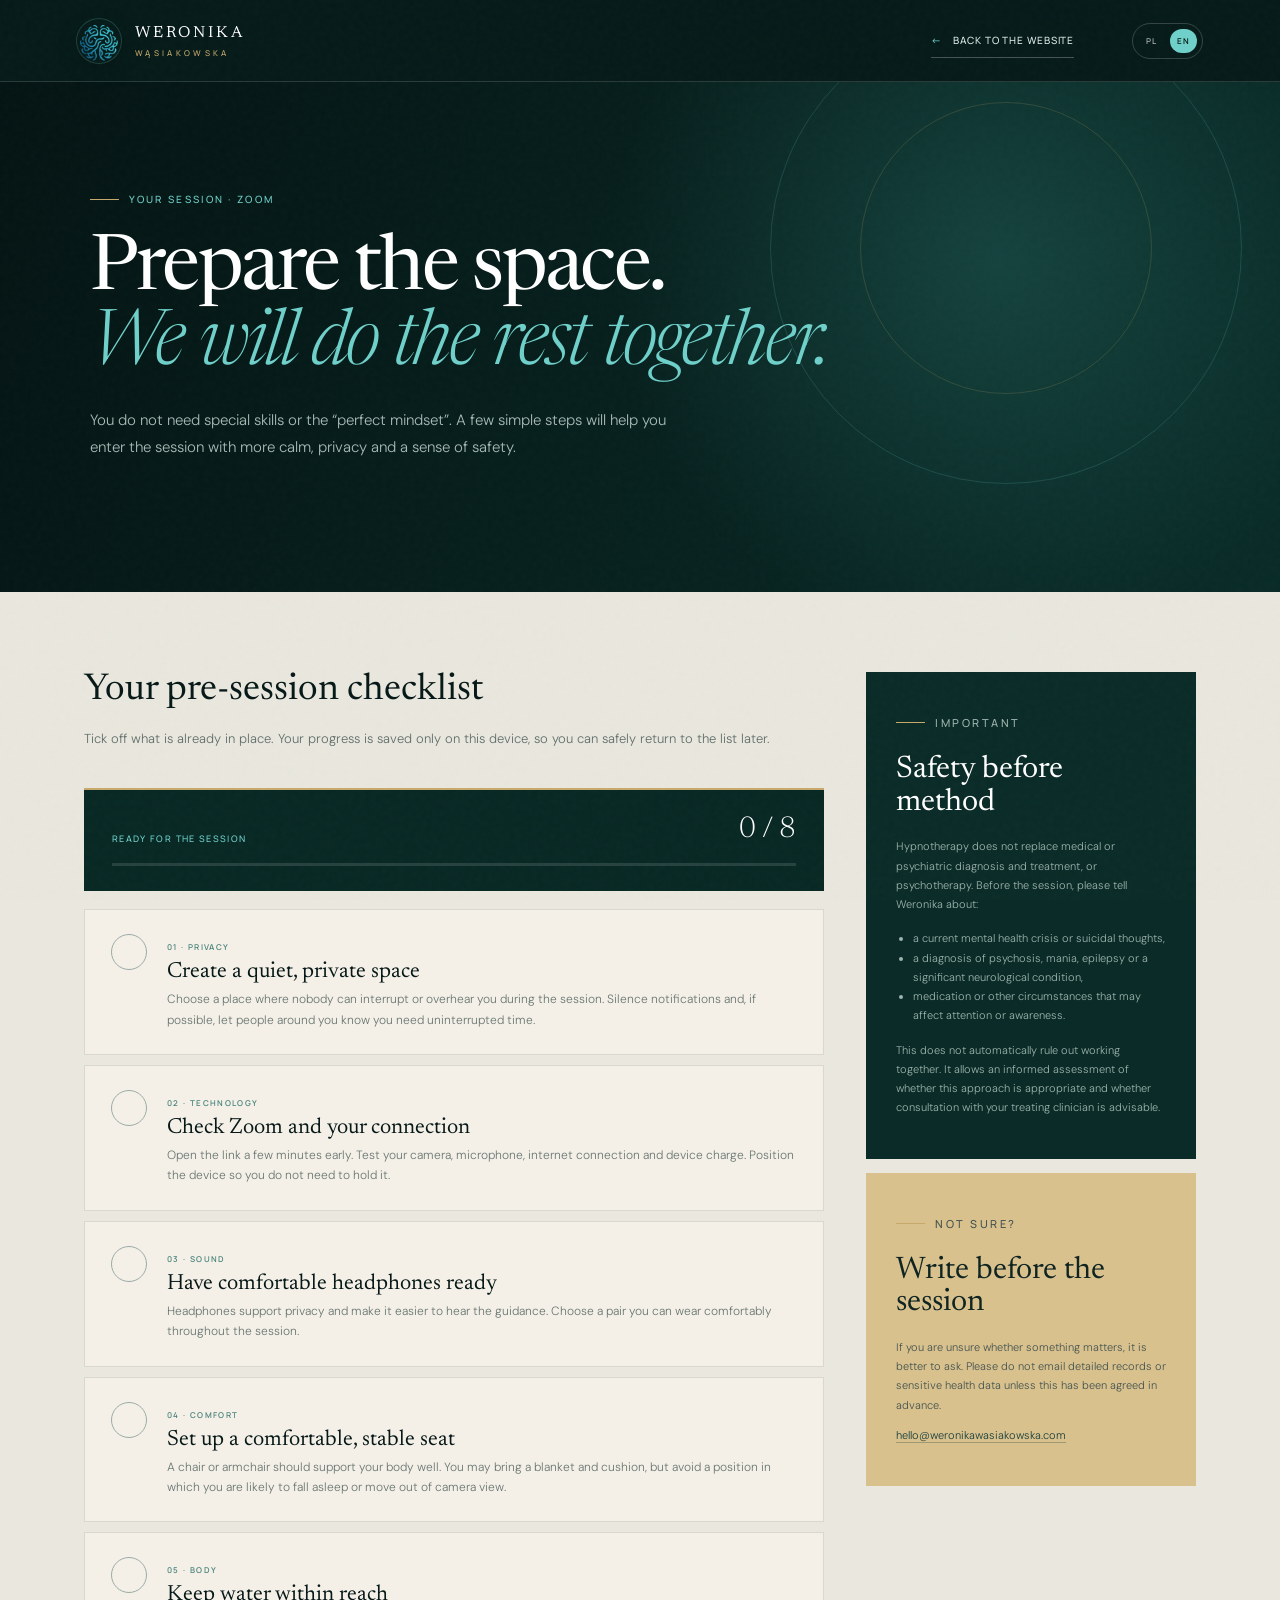
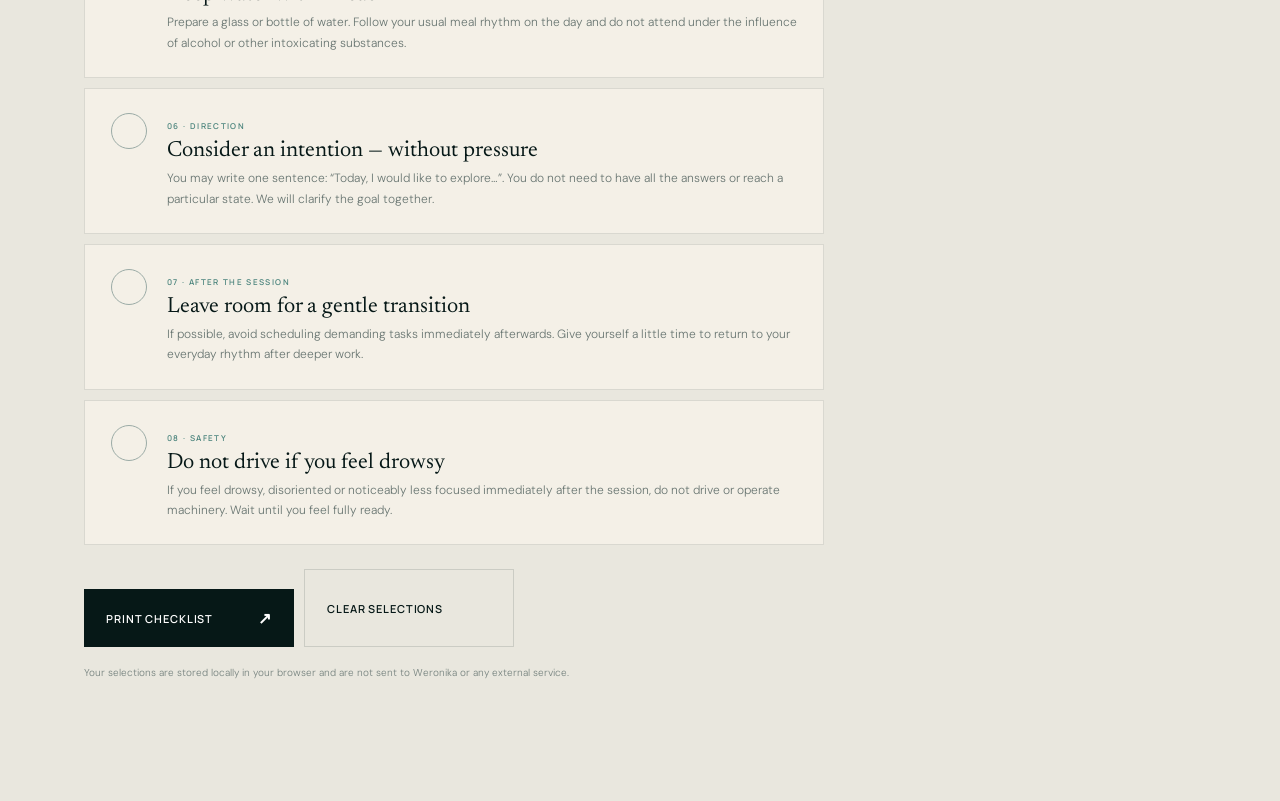
<file: prepare-en.html>
<!doctype html>
<html lang="en">
<head>
  <meta charset="utf-8"><meta name="viewport" content="width=device-width, initial-scale=1"><meta name="theme-color" content="#061b19">
  <meta name="description" content="A calm, practical guide to preparing for your online session with Weronika Wąsiakowska."><title>Preparing for your Zoom session — Weronika Wąsiakowska</title>
  <link rel="alternate" hreflang="pl" href="prepare.html"><link rel="alternate" hreflang="en" href="prepare-en.html">
  <link rel="preconnect" href="https://fonts.googleapis.com"><link rel="preconnect" href="https://fonts.gstatic.com" crossorigin><link href="https://fonts.googleapis.com/css2?family=DM+Sans:wght@300;400;500;600&amp;family=Manrope:wght@400;500;600;700&amp;family=Newsreader:ital,opsz,wght@0,6..72,300;0,6..72,400;1,6..72,300&amp;display=swap" rel="stylesheet"><link rel="stylesheet" href="styles.css">
  <style>
    body{background:#e9e7de}.prep-header{position:relative;height:82px;background:#061b19;padding:0 6vw}.prep-header .brand{margin-right:auto}.prep-header .lang-switch{margin-left:20px}.prep-back{color:#dceae6;font:500 10px var(--display);letter-spacing:.09em;text-transform:uppercase;border-bottom:1px solid rgba(255,255,255,.25);padding:10px 0}.prep-back span{color:var(--teal);margin-right:8px}.prep-hero{position:relative;overflow:hidden;min-height:510px;padding:100px 7vw 85px;color:#fff;background:radial-gradient(circle at 78% 35%,rgba(56,145,135,.28),transparent 37%),linear-gradient(115deg,#041413,#092b27)}.prep-hero:before,.prep-hero:after{content:"";position:absolute;border:1px solid rgba(111,208,202,.17);border-radius:50%;width:470px;height:470px;right:3vw;top:-70px}.prep-hero:after{width:290px;height:290px;right:10vw;top:20px;border-color:rgba(199,169,107,.18)}.prep-hero-inner{position:relative;z-index:1;max-width:830px}.prep-hero h1{font:400 clamp(49px,6vw,83px)/.98 var(--serif);letter-spacing:-.035em;margin:28px 0 22px}.prep-hero h1 em{font-weight:300;color:var(--teal)}.prep-hero p:last-child{max-width:610px;color:#a9bcb7;font-size:15px;line-height:1.8}.prep-shell{display:grid;grid-template-columns:minmax(0,1fr) 330px;gap:42px;max-width:1240px;margin:0 auto;padding:80px 5vw 110px}.prep-main h2,.prep-aside h2{font:400 37px/1.05 var(--serif);margin:0}.prep-intro{color:#5f6d69;font-size:13px;line-height:1.8;margin:16px 0 38px}.progress-card{background:#082824;color:#fff;padding:25px 28px;margin-bottom:18px;border-top:2px solid var(--gold)}.progress-row{display:flex;justify-content:space-between;align-items:flex-end;gap:20px}.progress-row span{font:500 9px var(--display);letter-spacing:.15em;color:var(--teal);text-transform:uppercase}.progress-row strong{font:300 30px var(--serif)}.progress-track{height:3px;background:rgba(255,255,255,.12);margin-top:18px}.progress-fill{height:100%;width:0;background:linear-gradient(90deg,var(--teal),var(--gold));transition:width .35s ease}.check-list{display:grid;gap:10px}.check-item{position:relative;display:grid;grid-template-columns:38px 1fr;gap:18px;padding:24px 26px;background:#f4f0e7;border:1px solid rgba(6,24,23,.11);cursor:pointer;transition:.25s}.check-item:hover{border-color:rgba(51,138,130,.5);transform:translateY(-1px)}.check-item input{position:absolute;opacity:0;pointer-events:none}.check-mark{width:36px;height:36px;border:1px solid #9baba6;border-radius:50%;display:grid;place-items:center;color:transparent;font-size:15px;transition:.25s}.check-item input:focus-visible~.check-mark{outline:2px solid #338a82;outline-offset:3px}.check-item input:checked~.check-mark{background:#0b302c;border-color:#0b302c;color:var(--teal)}.check-copy small{font:600 8px var(--display);letter-spacing:.17em;color:#4b847d}.check-copy h3{font:400 22px var(--serif);margin:6px 0}.check-copy p{font-size:12px;line-height:1.7;color:#687571;margin:0}.prep-actions{display:flex;flex-wrap:wrap;gap:10px;margin-top:24px}.prep-actions .button{min-width:210px;border:0}.print-button{background:transparent!important;color:var(--ink)!important;border:1px solid var(--darkline)!important}.prep-aside{align-self:start;position:sticky;top:25px}.aside-card{padding:30px;background:#0a2b27;color:#fff;margin-bottom:14px}.aside-card.gold{background:#d9c18e;color:#102522}.aside-card .eyebrow{margin-bottom:22px}.aside-card h2{font-size:31px;margin-bottom:18px}.aside-card p,.aside-card li{font-size:11px;line-height:1.75;color:#9fb4ae}.aside-card.gold p,.aside-card.gold li{color:#43534f}.aside-card ul{padding-left:17px;margin:15px 0}.aside-card a{color:var(--teal);border-bottom:1px solid rgba(111,208,202,.35)}.aside-card.gold a{color:#183e39;border-color:rgba(24,62,57,.3)}.privacy-note{font-size:10px;color:#75827e;line-height:1.6;margin-top:18px}.print-title{display:none}
    @media(max-width:800px){.prep-header{padding:0 5vw}.prep-header .brand small{display:none}.prep-back{font-size:0}.prep-back span{font-size:18px;margin:0}.prep-shell{grid-template-columns:1fr;padding-top:55px}.prep-aside{position:static}.prep-hero{min-height:450px;padding-top:75px}.prep-hero:before{right:-270px}.check-item{padding:21px 18px;gap:13px}.prep-actions .button{width:100%}}
    @media print{.noise,.prep-header,.prep-hero,.prep-aside,.prep-actions,.privacy-note{display:none!important}body{background:#fff}.prep-shell{display:block;padding:20px;max-width:none}.print-title{display:block;font:400 38px var(--serif);margin:0 0 25px}.progress-card{background:#fff;color:#061817;border:1px solid #aaa}.progress-fill{background:#333}.check-item{break-inside:avoid;background:#fff;padding:15px;margin-bottom:7px}.check-item:hover{transform:none}.check-copy p{color:#333}}
  </style>
</head>
<body><div class="noise" aria-hidden="true"></div>
  <header class="site-header prep-header"><a class="brand" href="en.html" aria-label="Weronika Wąsiakowska — home"><span class="brand-mark official-brand-mark" aria-hidden="true"><img src="assets/brand/weronika-symbol.png" alt=""></span><span><strong>WERONIKA</strong><small>WĄSIAKOWSKA</small></span></a><a class="prep-back" href="en.html"><span>←</span> Back to the website</a><div class="lang-switch" aria-label="Language selector"><a href="prepare.html" lang="pl">PL</a><span aria-current="page">EN</span></div></header>
  <main><section class="prep-hero"><div class="prep-hero-inner"><p class="eyebrow"><span></span> Your session · Zoom</p><h1>Prepare the space.<br><em>We will do the rest together.</em></h1><p>You do not need special skills or the “perfect mindset”. A few simple steps will help you enter the session with more calm, privacy and a sense of safety.</p></div></section>
    <div class="prep-shell"><section class="prep-main" aria-labelledby="checklist-title"><h1 class="print-title">Preparing for your Zoom session</h1><h2 id="checklist-title">Your pre-session checklist</h2><p class="prep-intro">Tick off what is already in place. Your progress is saved only on this device, so you can safely return to the list later.</p>
      <div class="progress-card" aria-live="polite"><div class="progress-row"><span>Ready for the session</span><strong id="progress-text">0 / 8</strong></div><div class="progress-track" role="progressbar" aria-label="Preparation progress" aria-valuemin="0" aria-valuemax="8" aria-valuenow="0"><div class="progress-fill"></div></div></div>
      <div class="check-list">
        <label class="check-item"><input type="checkbox" data-id="privacy"><span class="check-mark">✓</span><span class="check-copy"><small>01 · PRIVACY</small><h3>Create a quiet, private space</h3><p>Choose a place where nobody can interrupt or overhear you during the session. Silence notifications and, if possible, let people around you know you need uninterrupted time.</p></span></label>
        <label class="check-item"><input type="checkbox" data-id="zoom"><span class="check-mark">✓</span><span class="check-copy"><small>02 · TECHNOLOGY</small><h3>Check Zoom and your connection</h3><p>Open the link a few minutes early. Test your camera, microphone, internet connection and device charge. Position the device so you do not need to hold it.</p></span></label>
        <label class="check-item"><input type="checkbox" data-id="headphones"><span class="check-mark">✓</span><span class="check-copy"><small>03 · SOUND</small><h3>Have comfortable headphones ready</h3><p>Headphones support privacy and make it easier to hear the guidance. Choose a pair you can wear comfortably throughout the session.</p></span></label>
        <label class="check-item"><input type="checkbox" data-id="comfort"><span class="check-mark">✓</span><span class="check-copy"><small>04 · COMFORT</small><h3>Set up a comfortable, stable seat</h3><p>A chair or armchair should support your body well. You may bring a blanket and cushion, but avoid a position in which you are likely to fall asleep or move out of camera view.</p></span></label>
        <label class="check-item"><input type="checkbox" data-id="water"><span class="check-mark">✓</span><span class="check-copy"><small>05 · BODY</small><h3>Keep water within reach</h3><p>Prepare a glass or bottle of water. Follow your usual meal rhythm on the day and do not attend under the influence of alcohol or other intoxicating substances.</p></span></label>
        <label class="check-item"><input type="checkbox" data-id="intention"><span class="check-mark">✓</span><span class="check-copy"><small>06 · DIRECTION</small><h3>Consider an intention — without pressure</h3><p>You may write one sentence: “Today, I would like to explore…”. You do not need to have all the answers or reach a particular state. We will clarify the goal together.</p></span></label>
        <label class="check-item"><input type="checkbox" data-id="time"><span class="check-mark">✓</span><span class="check-copy"><small>07 · AFTER THE SESSION</small><h3>Leave room for a gentle transition</h3><p>If possible, avoid scheduling demanding tasks immediately afterwards. Give yourself a little time to return to your everyday rhythm after deeper work.</p></span></label>
        <label class="check-item"><input type="checkbox" data-id="transport"><span class="check-mark">✓</span><span class="check-copy"><small>08 · SAFETY</small><h3>Do not drive if you feel drowsy</h3><p>If you feel drowsy, disoriented or noticeably less focused immediately after the session, do not drive or operate machinery. Wait until you feel fully ready.</p></span></label>
      </div><div class="prep-actions"><button class="button button-dark" type="button" id="print-button">Print checklist <span>↗</span></button><button class="button print-button" type="button" id="reset-button">Clear selections</button></div><p class="privacy-note">Your selections are stored locally in your browser and are not sent to Weronika or any external service.</p></section>
      <aside class="prep-aside"><div class="aside-card"><p class="eyebrow"><span></span> Important</p><h2>Safety before method</h2><p>Hypnotherapy does not replace medical or psychiatric diagnosis and treatment, or psychotherapy. Before the session, please tell Weronika about:</p><ul><li>a current mental health crisis or suicidal thoughts,</li><li>a diagnosis of psychosis, mania, epilepsy or a significant neurological condition,</li><li>medication or other circumstances that may affect attention or awareness.</li></ul><p>This does not automatically rule out working together. It allows an informed assessment of whether this approach is appropriate and whether consultation with your treating clinician is advisable.</p></div><div class="aside-card gold"><p class="eyebrow dark"><span></span> Not sure?</p><h2>Write before the session</h2><p>If you are unsure whether something matters, it is better to ask. Please do not email detailed records or sensitive health data unless this has been agreed in advance.</p><p><a href="mailto:hello@weronikawasiakowska.com">hello@weronikawasiakowska.com</a></p></div></aside>
    </div></main>
  <script>(()=>{const key='ww-zoom-prep-en-v1',boxes=[...document.querySelectorAll('.check-item input')],text=document.querySelector('#progress-text'),bar=document.querySelector('.progress-fill'),track=document.querySelector('[role="progressbar"]');let saved={};try{saved=JSON.parse(localStorage.getItem(key)||'{}')}catch(e){}boxes.forEach(box=>{box.checked=!!saved[box.dataset.id];box.addEventListener('change',update)});function update(){const state={},done=boxes.filter(box=>(state[box.dataset.id]=box.checked,box.checked)).length;localStorage.setItem(key,JSON.stringify(state));text.textContent=`${done} / ${boxes.length}`;bar.style.width=`${done/boxes.length*100}%`;track.setAttribute('aria-valuenow',done)}update();document.querySelector('#print-button').addEventListener('click',()=>window.print());document.querySelector('#reset-button').addEventListener('click',()=>{boxes.forEach(box=>box.checked=false);update()})})();</script>
</body></html>
</file>
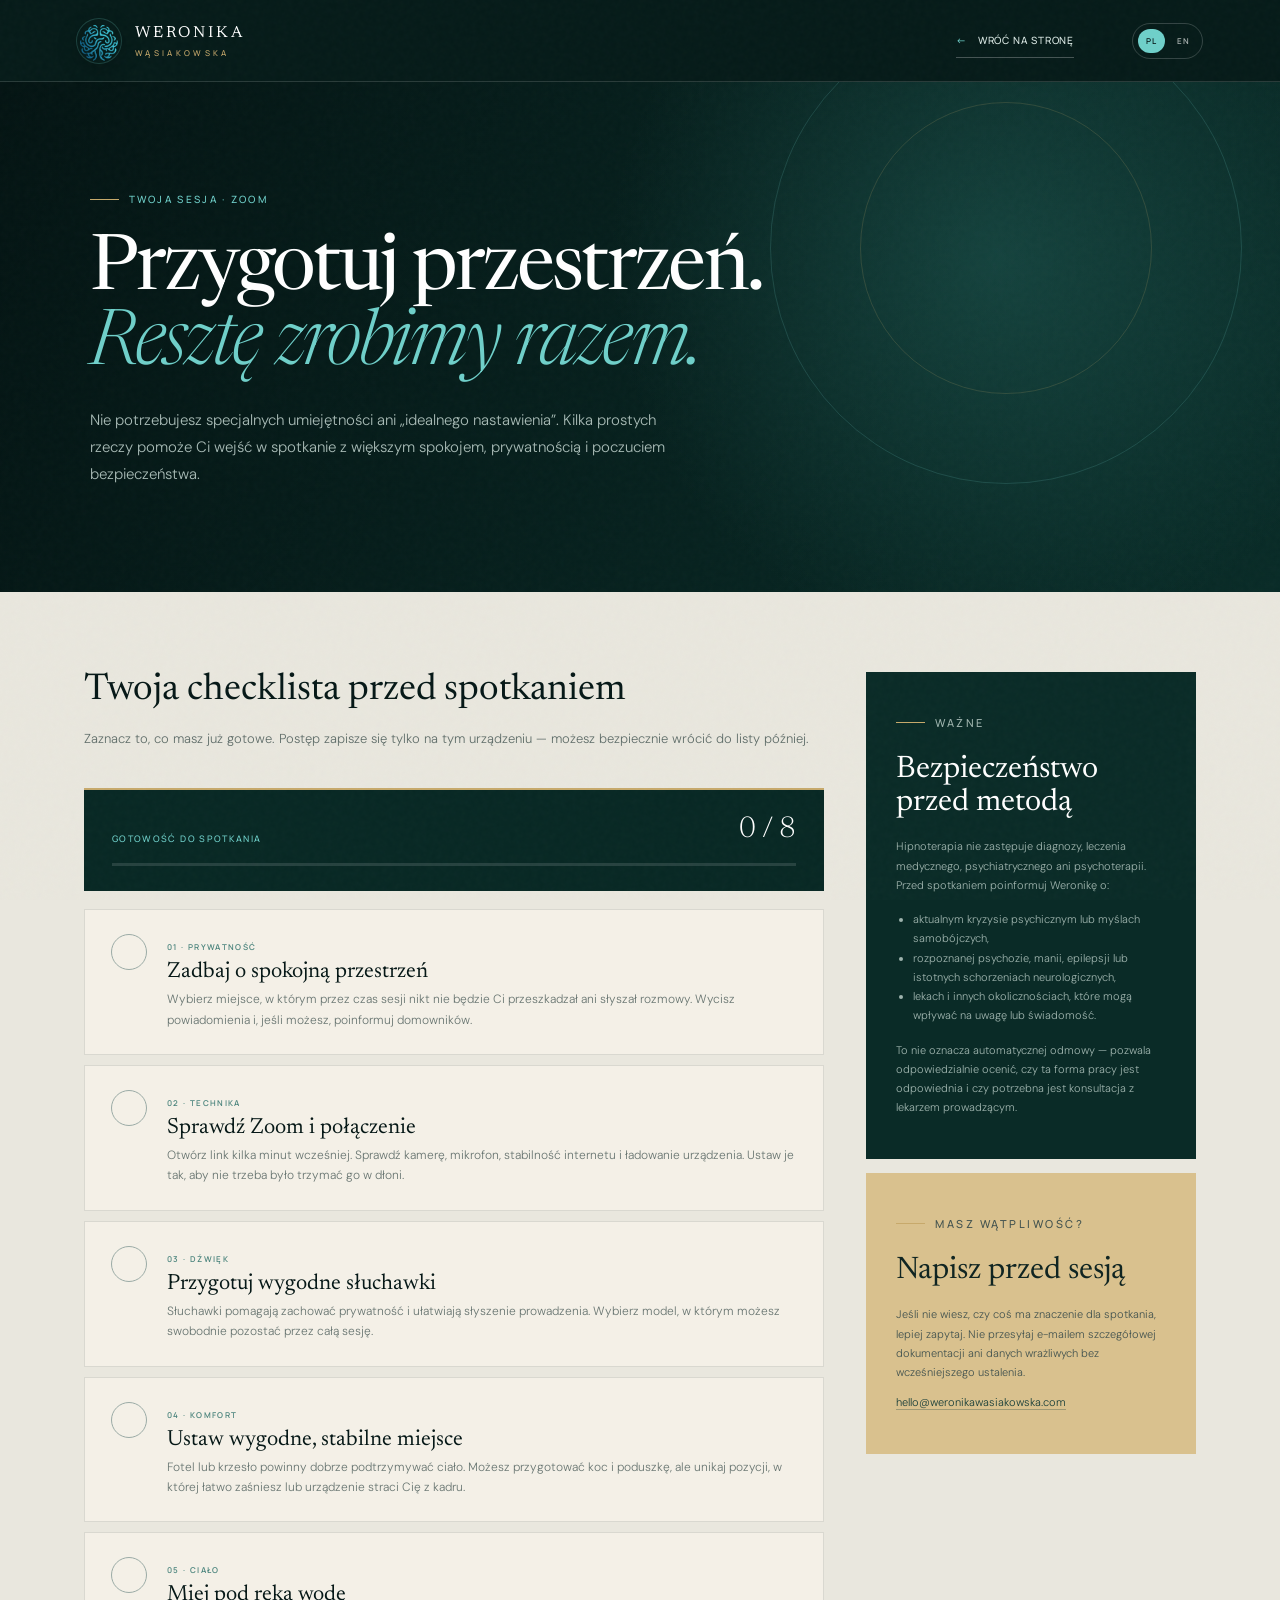
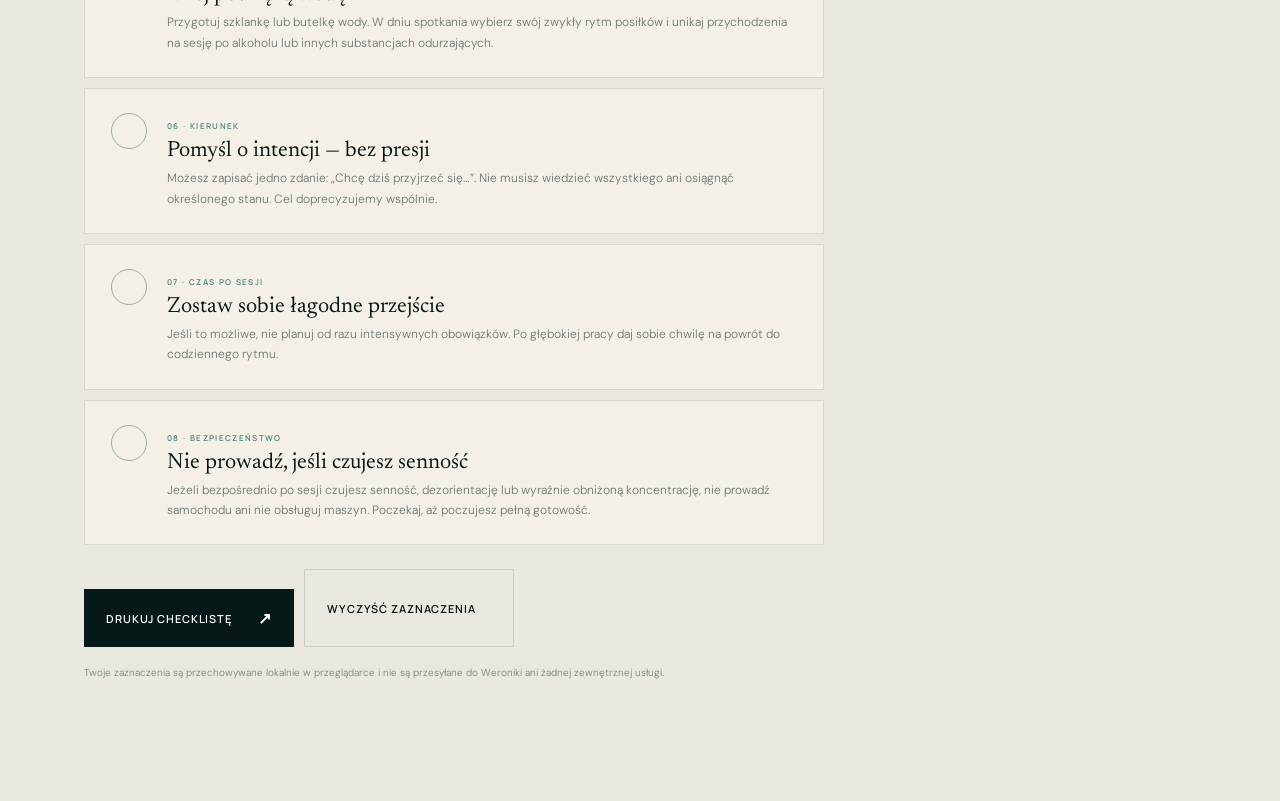
<file: prepare.html>
<!doctype html>
<html lang="pl">
<head>
  <meta charset="utf-8">
  <meta name="viewport" content="width=device-width, initial-scale=1">
  <meta name="theme-color" content="#061b19">
  <meta name="description" content="Spokojne i praktyczne przygotowanie do sesji online z Weroniką Wąsiakowską.">
  <title>Przygotowanie do sesji Zoom — Weronika Wąsiakowska</title>
  <link rel="alternate" hreflang="pl" href="prepare.html">
  <link rel="alternate" hreflang="en" href="prepare-en.html">
  <link rel="preconnect" href="https://fonts.googleapis.com">
  <link rel="preconnect" href="https://fonts.gstatic.com" crossorigin>
  <link href="https://fonts.googleapis.com/css2?family=DM+Sans:wght@300;400;500;600&amp;family=Manrope:wght@400;500;600;700&amp;family=Newsreader:ital,opsz,wght@0,6..72,300;0,6..72,400;1,6..72,300&amp;display=swap" rel="stylesheet">
  <link rel="stylesheet" href="styles.css">
  <style>
    body{background:#e9e7de}.prep-header{position:relative;height:82px;background:#061b19;padding:0 6vw}.prep-header .brand{margin-right:auto}.prep-header .lang-switch{margin-left:20px}.prep-back{color:#dceae6;font:500 10px var(--display);letter-spacing:.09em;text-transform:uppercase;border-bottom:1px solid rgba(255,255,255,.25);padding:10px 0}.prep-back span{color:var(--teal);margin-right:8px}.prep-hero{position:relative;overflow:hidden;min-height:510px;padding:100px 7vw 85px;color:#fff;background:radial-gradient(circle at 78% 35%,rgba(56,145,135,.28),transparent 37%),linear-gradient(115deg,#041413,#092b27)}.prep-hero:before,.prep-hero:after{content:"";position:absolute;border:1px solid rgba(111,208,202,.17);border-radius:50%;width:470px;height:470px;right:3vw;top:-70px}.prep-hero:after{width:290px;height:290px;right:10vw;top:20px;border-color:rgba(199,169,107,.18)}.prep-hero-inner{position:relative;z-index:1;max-width:830px}.prep-hero h1{font:400 clamp(49px,6vw,83px)/.98 var(--serif);letter-spacing:-.035em;margin:28px 0 22px}.prep-hero h1 em{font-weight:300;color:var(--teal)}.prep-hero p:last-child{max-width:610px;color:#a9bcb7;font-size:15px;line-height:1.8}.prep-shell{display:grid;grid-template-columns:minmax(0,1fr) 330px;gap:42px;max-width:1240px;margin:0 auto;padding:80px 5vw 110px}.prep-main h2,.prep-aside h2{font:400 37px/1.05 var(--serif);margin:0}.prep-intro{color:#5f6d69;font-size:13px;line-height:1.8;margin:16px 0 38px}.progress-card{background:#082824;color:#fff;padding:25px 28px;margin-bottom:18px;border-top:2px solid var(--gold)}.progress-row{display:flex;justify-content:space-between;align-items:flex-end;gap:20px}.progress-row span{font:500 9px var(--display);letter-spacing:.15em;color:var(--teal);text-transform:uppercase}.progress-row strong{font:300 30px var(--serif)}.progress-track{height:3px;background:rgba(255,255,255,.12);margin-top:18px}.progress-fill{height:100%;width:0;background:linear-gradient(90deg,var(--teal),var(--gold));transition:width .35s ease}.check-list{display:grid;gap:10px}.check-item{position:relative;display:grid;grid-template-columns:38px 1fr;gap:18px;padding:24px 26px;background:#f4f0e7;border:1px solid rgba(6,24,23,.11);cursor:pointer;transition:.25s}.check-item:hover{border-color:rgba(51,138,130,.5);transform:translateY(-1px)}.check-item input{position:absolute;opacity:0;pointer-events:none}.check-mark{width:36px;height:36px;border:1px solid #9baba6;border-radius:50%;display:grid;place-items:center;color:transparent;font-size:15px;transition:.25s}.check-item input:focus-visible~.check-mark{outline:2px solid #338a82;outline-offset:3px}.check-item input:checked~.check-mark{background:#0b302c;border-color:#0b302c;color:var(--teal)}.check-copy small{font:600 8px var(--display);letter-spacing:.17em;color:#4b847d}.check-copy h3{font:400 22px var(--serif);margin:6px 0}.check-copy p{font-size:12px;line-height:1.7;color:#687571;margin:0}.prep-actions{display:flex;flex-wrap:wrap;gap:10px;margin-top:24px}.prep-actions .button{min-width:210px;border:0}.print-button{background:transparent!important;color:var(--ink)!important;border:1px solid var(--darkline)!important}.prep-aside{align-self:start;position:sticky;top:25px}.aside-card{padding:30px;background:#0a2b27;color:#fff;margin-bottom:14px}.aside-card.gold{background:#d9c18e;color:#102522}.aside-card .eyebrow{margin-bottom:22px}.aside-card h2{font-size:31px;margin-bottom:18px}.aside-card p,.aside-card li{font-size:11px;line-height:1.75;color:#9fb4ae}.aside-card.gold p,.aside-card.gold li{color:#43534f}.aside-card ul{padding-left:17px;margin:15px 0}.aside-card a{color:var(--teal);border-bottom:1px solid rgba(111,208,202,.35)}.aside-card.gold a{color:#183e39;border-color:rgba(24,62,57,.3)}.privacy-note{font-size:10px;color:#75827e;line-height:1.6;margin-top:18px}.print-title{display:none}
    @media(max-width:800px){.prep-header{padding:0 5vw}.prep-header .brand small{display:none}.prep-back{font-size:0}.prep-back span{font-size:18px;margin:0}.prep-shell{grid-template-columns:1fr;padding-top:55px}.prep-aside{position:static}.prep-hero{min-height:450px;padding-top:75px}.prep-hero:before{right:-270px}.check-item{padding:21px 18px;gap:13px}.prep-actions .button{width:100%}}
    @media print{.noise,.prep-header,.prep-hero,.prep-aside,.prep-actions,.privacy-note{display:none!important}body{background:#fff}.prep-shell{display:block;padding:20px;max-width:none}.print-title{display:block;font:400 38px var(--serif);margin:0 0 25px}.progress-card{background:#fff;color:#061817;border:1px solid #aaa}.progress-fill{background:#333}.check-item{break-inside:avoid;background:#fff;padding:15px;margin-bottom:7px}.check-item:hover{transform:none}.check-copy p{color:#333}}
  </style>
</head>
<body>
  <div class="noise" aria-hidden="true"></div>
  <header class="site-header prep-header">
    <a class="brand" href="index.html" aria-label="Weronika Wąsiakowska — strona główna"><span class="brand-mark official-brand-mark" aria-hidden="true"><img src="assets/brand/weronika-symbol.png" alt=""></span><span><strong>WERONIKA</strong><small>WĄSIAKOWSKA</small></span></a>
    <a class="prep-back" href="index.html"><span>←</span> Wróć na stronę</a>
    <div class="lang-switch" aria-label="Wybór języka"><span aria-current="page">PL</span><a href="prepare-en.html" lang="en">EN</a></div>
  </header>
  <main>
    <section class="prep-hero">
      <div class="prep-hero-inner"><p class="eyebrow"><span></span> Twoja sesja · Zoom</p><h1>Przygotuj przestrzeń.<br><em>Resztę zrobimy razem.</em></h1><p>Nie potrzebujesz specjalnych umiejętności ani „idealnego nastawienia”. Kilka prostych rzeczy pomoże Ci wejść w spotkanie z większym spokojem, prywatnością i poczuciem bezpieczeństwa.</p></div>
    </section>
    <div class="prep-shell">
      <section class="prep-main" aria-labelledby="checklist-title">
        <h1 class="print-title">Przygotowanie do sesji Zoom</h1>
        <h2 id="checklist-title">Twoja checklista przed spotkaniem</h2>
        <p class="prep-intro">Zaznacz to, co masz już gotowe. Postęp zapisze się tylko na tym urządzeniu — możesz bezpiecznie wrócić do listy później.</p>
        <div class="progress-card" aria-live="polite"><div class="progress-row"><span>Gotowość do spotkania</span><strong id="progress-text">0 / 8</strong></div><div class="progress-track" role="progressbar" aria-label="Postęp przygotowania" aria-valuemin="0" aria-valuemax="8" aria-valuenow="0"><div class="progress-fill"></div></div></div>
        <div class="check-list">
          <label class="check-item"><input type="checkbox" data-id="privacy"><span class="check-mark">✓</span><span class="check-copy"><small>01 · PRYWATNOŚĆ</small><h3>Zadbaj o spokojną przestrzeń</h3><p>Wybierz miejsce, w którym przez czas sesji nikt nie będzie Ci przeszkadzał ani słyszał rozmowy. Wycisz powiadomienia i, jeśli możesz, poinformuj domowników.</p></span></label>
          <label class="check-item"><input type="checkbox" data-id="zoom"><span class="check-mark">✓</span><span class="check-copy"><small>02 · TECHNIKA</small><h3>Sprawdź Zoom i połączenie</h3><p>Otwórz link kilka minut wcześniej. Sprawdź kamerę, mikrofon, stabilność internetu i ładowanie urządzenia. Ustaw je tak, aby nie trzeba było trzymać go w dłoni.</p></span></label>
          <label class="check-item"><input type="checkbox" data-id="headphones"><span class="check-mark">✓</span><span class="check-copy"><small>03 · DŹWIĘK</small><h3>Przygotuj wygodne słuchawki</h3><p>Słuchawki pomagają zachować prywatność i ułatwiają słyszenie prowadzenia. Wybierz model, w którym możesz swobodnie pozostać przez całą sesję.</p></span></label>
          <label class="check-item"><input type="checkbox" data-id="comfort"><span class="check-mark">✓</span><span class="check-copy"><small>04 · KOMFORT</small><h3>Ustaw wygodne, stabilne miejsce</h3><p>Fotel lub krzesło powinny dobrze podtrzymywać ciało. Możesz przygotować koc i poduszkę, ale unikaj pozycji, w której łatwo zaśniesz lub urządzenie straci Cię z kadru.</p></span></label>
          <label class="check-item"><input type="checkbox" data-id="water"><span class="check-mark">✓</span><span class="check-copy"><small>05 · CIAŁO</small><h3>Miej pod ręką wodę</h3><p>Przygotuj szklankę lub butelkę wody. W dniu spotkania wybierz swój zwykły rytm posiłków i unikaj przychodzenia na sesję po alkoholu lub innych substancjach odurzających.</p></span></label>
          <label class="check-item"><input type="checkbox" data-id="intention"><span class="check-mark">✓</span><span class="check-copy"><small>06 · KIERUNEK</small><h3>Pomyśl o intencji — bez presji</h3><p>Możesz zapisać jedno zdanie: „Chcę dziś przyjrzeć się…”. Nie musisz wiedzieć wszystkiego ani osiągnąć określonego stanu. Cel doprecyzujemy wspólnie.</p></span></label>
          <label class="check-item"><input type="checkbox" data-id="time"><span class="check-mark">✓</span><span class="check-copy"><small>07 · CZAS PO SESJI</small><h3>Zostaw sobie łagodne przejście</h3><p>Jeśli to możliwe, nie planuj od razu intensywnych obowiązków. Po głębokiej pracy daj sobie chwilę na powrót do codziennego rytmu.</p></span></label>
          <label class="check-item"><input type="checkbox" data-id="transport"><span class="check-mark">✓</span><span class="check-copy"><small>08 · BEZPIECZEŃSTWO</small><h3>Nie prowadź, jeśli czujesz senność</h3><p>Jeżeli bezpośrednio po sesji czujesz senność, dezorientację lub wyraźnie obniżoną koncentrację, nie prowadź samochodu ani nie obsługuj maszyn. Poczekaj, aż poczujesz pełną gotowość.</p></span></label>
        </div>
        <div class="prep-actions"><button class="button button-dark" type="button" id="print-button">Drukuj checklistę <span>↗</span></button><button class="button print-button" type="button" id="reset-button">Wyczyść zaznaczenia</button></div>
        <p class="privacy-note">Twoje zaznaczenia są przechowywane lokalnie w przeglądarce i nie są przesyłane do Weroniki ani żadnej zewnętrznej usługi.</p>
      </section>
      <aside class="prep-aside">
        <div class="aside-card"><p class="eyebrow"><span></span> Ważne</p><h2>Bezpieczeństwo przed metodą</h2><p>Hipnoterapia nie zastępuje diagnozy, leczenia medycznego, psychiatrycznego ani psychoterapii. Przed spotkaniem poinformuj Weronikę o:</p><ul><li>aktualnym kryzysie psychicznym lub myślach samobójczych,</li><li>rozpoznanej psychozie, manii, epilepsji lub istotnych schorzeniach neurologicznych,</li><li>lekach i innych okolicznościach, które mogą wpływać na uwagę lub świadomość.</li></ul><p>To nie oznacza automatycznej odmowy — pozwala odpowiedzialnie ocenić, czy ta forma pracy jest odpowiednia i czy potrzebna jest konsultacja z lekarzem prowadzącym.</p></div>
        <div class="aside-card gold"><p class="eyebrow dark"><span></span> Masz wątpliwość?</p><h2>Napisz przed sesją</h2><p>Jeśli nie wiesz, czy coś ma znaczenie dla spotkania, lepiej zapytaj. Nie przesyłaj e-mailem szczegółowej dokumentacji ani danych wrażliwych bez wcześniejszego ustalenia.</p><p><a href="mailto:hello@weronikawasiakowska.com">hello@weronikawasiakowska.com</a></p></div>
      </aside>
    </div>
  </main>
  <script>
    (()=>{const key='ww-zoom-prep-pl-v1',boxes=[...document.querySelectorAll('.check-item input')],text=document.querySelector('#progress-text'),bar=document.querySelector('.progress-fill'),track=document.querySelector('[role="progressbar"]');let saved={};try{saved=JSON.parse(localStorage.getItem(key)||'{}')}catch(e){}boxes.forEach(box=>{box.checked=!!saved[box.dataset.id];box.addEventListener('change',update)});function update(){const state={},done=boxes.filter(box=>(state[box.dataset.id]=box.checked,box.checked)).length;localStorage.setItem(key,JSON.stringify(state));text.textContent=`${done} / ${boxes.length}`;bar.style.width=`${done/boxes.length*100}%`;track.setAttribute('aria-valuenow',done)}update();document.querySelector('#print-button').addEventListener('click',()=>window.print());document.querySelector('#reset-button').addEventListener('click',()=>{boxes.forEach(box=>box.checked=false);update()})})();
  </script>
</body>
</html>
</file>
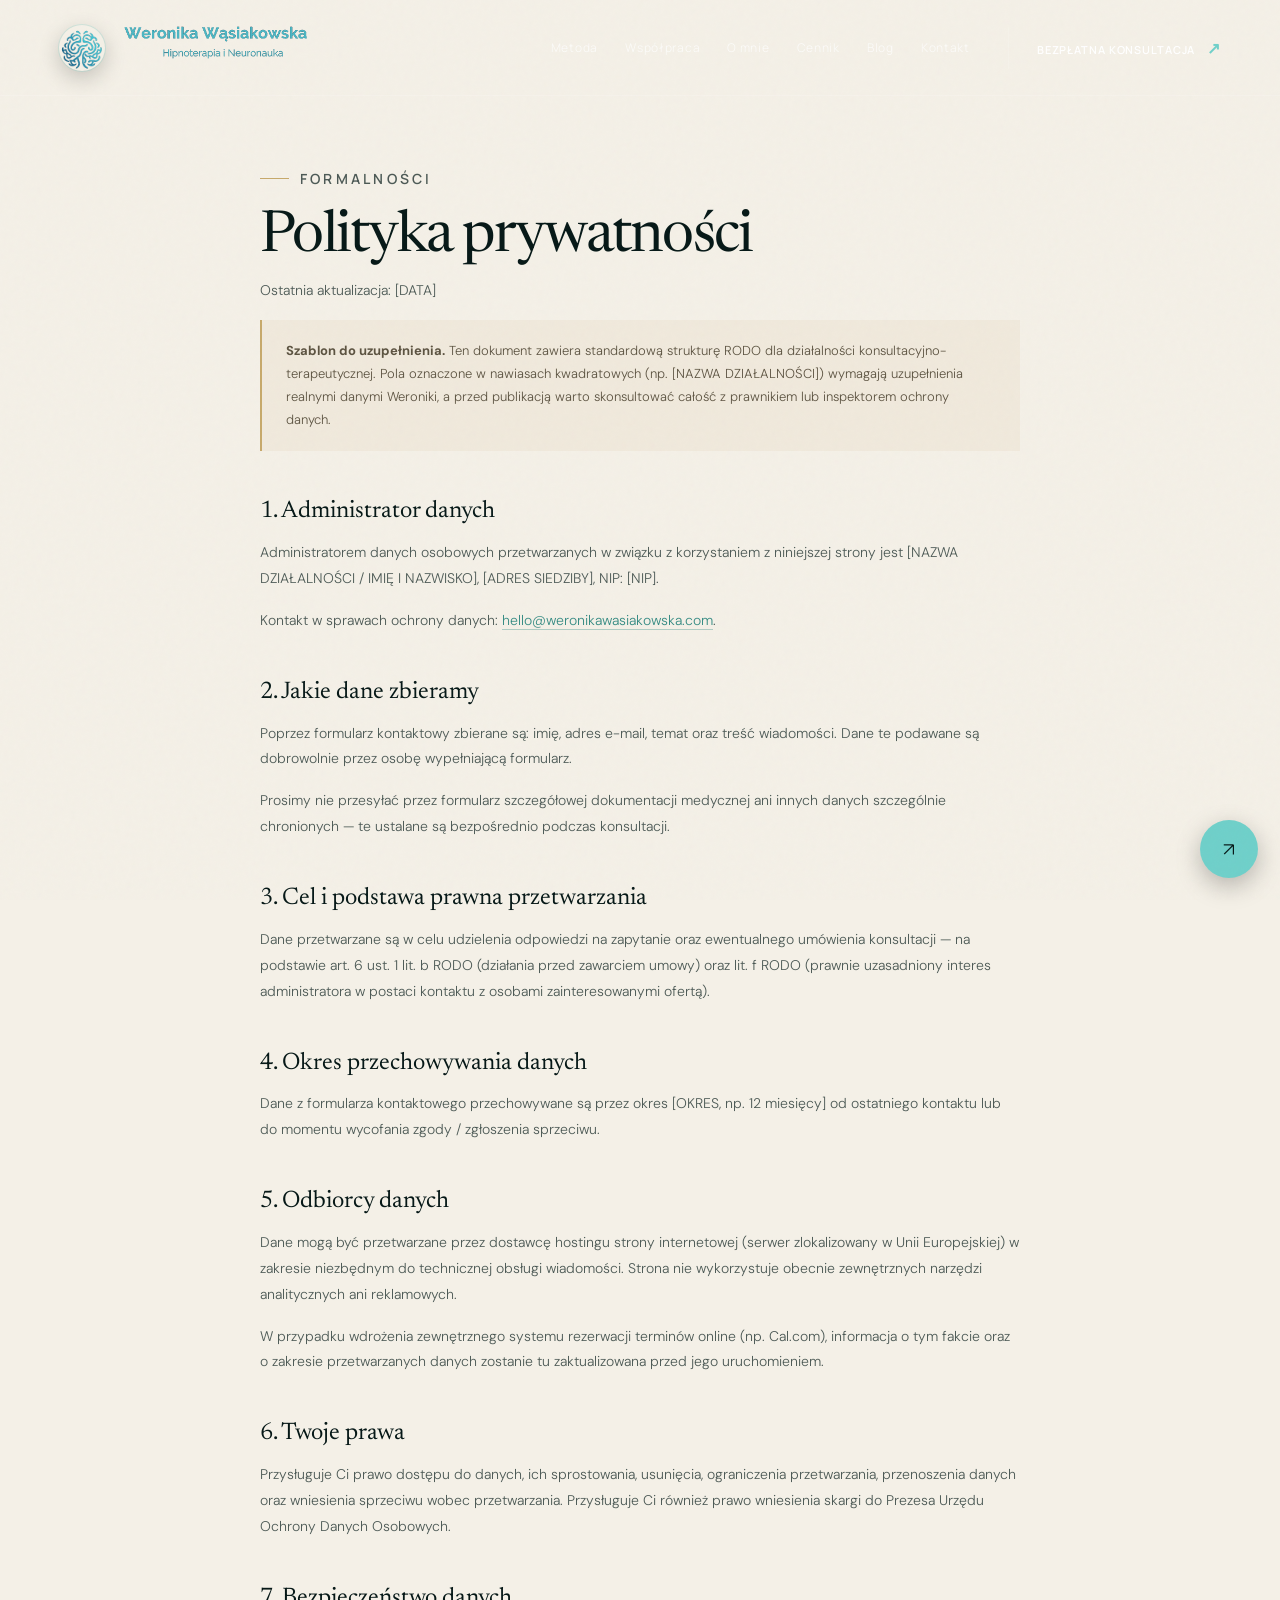
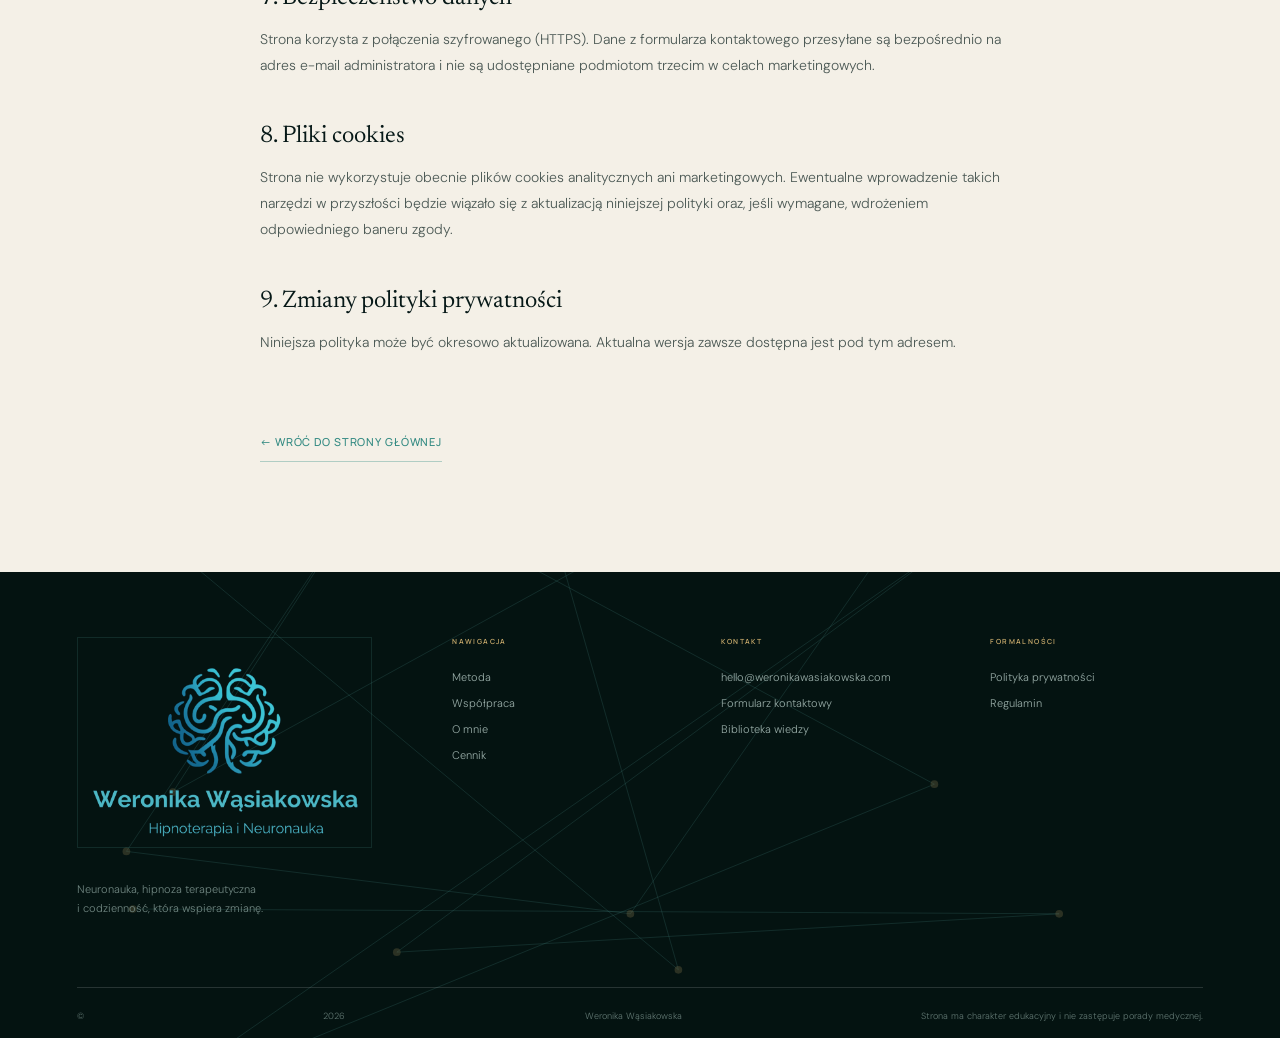
<file: privacy-policy.html>
<!doctype html>
<html lang="pl">
<head>
  <meta charset="utf-8">
  <meta name="viewport" content="width=device-width, initial-scale=1">
  <meta name="theme-color" content="#061b19">
  <meta name="robots" content="noindex">
  <title>Polityka prywatności — Weronika Wąsiakowska</title>
  <link rel="canonical" href="https://www.weronikawasiakowska.com/privacy-policy.html">
  <link rel="icon" href="favicon.ico" sizes="any">
  <link rel="apple-touch-icon" href="assets/apple-touch-icon.png">
  <link rel="preconnect" href="https://fonts.googleapis.com">
  <link rel="preconnect" href="https://fonts.gstatic.com" crossorigin>
  <link href="https://fonts.googleapis.com/css2?family=DM+Sans:wght@300;400;500;600&amp;family=Manrope:wght@400;500;600;700&amp;family=Newsreader:ital,opsz,wght@0,6..72,300;0,6..72,400;1,6..72,300&amp;display=swap" rel="stylesheet">
  <link rel="stylesheet" href="styles.css">
  <link rel="stylesheet" href="features.css">
  <link rel="stylesheet" href="legal.css">
</head>
<body>
  <div class="scroll-progress" aria-hidden="true"></div>
  <div class="noise" aria-hidden="true"></div>
  <header class="site-header" id="top">
    <a class="brand header-brand-full" href="index.html" aria-label="Strona główna Weroniki Wąsiakowskiej">
      <img class="header-brand-symbol" src="assets/brand/weronika-symbol.png" alt="">
      <img class="header-brand-wordmark" src="assets/brand/weronika-wordmark.png" alt="Weronika Wąsiakowska — Hipnoterapia i Neuronauka">
    </a>
    <button class="menu-toggle" type="button" aria-expanded="false" aria-controls="main-nav"><span></span><span></span></button>
    <nav class="main-nav" id="main-nav" aria-label="Główna nawigacja">
      <a href="index.html#metoda">Metoda</a>
      <a href="index.html#wspolpraca">Współpraca</a>
      <a href="index.html#o-mnie">O mnie</a>
      <a href="index.html#cennik">Cennik</a>
      <a href="index.html#blog">Blog</a>
      <a href="index.html#kontakt">Kontakt</a>
    </nav>
    <a class="header-cta cal-link" href="index.html#rezerwacja">Bezpłatna konsultacja <span>↗</span></a>
  </header>

  <main class="legal-page">
    <div class="legal-shell">
      <p class="legal-kicker">Formalności</p>
      <h1>Polityka prywatności</h1>
      <p class="legal-updated">Ostatnia aktualizacja: [DATA]</p>

      <div class="legal-todo">
        <strong>Szablon do uzupełnienia.</strong> Ten dokument zawiera standardową strukturę RODO dla działalności konsultacyjno-terapeutycznej. Pola oznaczone w nawiasach kwadratowych (np. [NAZWA DZIAŁALNOŚCI]) wymagają uzupełnienia realnymi danymi Weroniki, a przed publikacją warto skonsultować całość z prawnikiem lub inspektorem ochrony danych.
      </div>

      <h2>1. Administrator danych</h2>
      <p>Administratorem danych osobowych przetwarzanych w związku z korzystaniem z niniejszej strony jest [NAZWA DZIAŁALNOŚCI / IMIĘ I NAZWISKO], [ADRES SIEDZIBY], NIP: [NIP].</p>
      <p>Kontakt w sprawach ochrony danych: <a href="mailto:hello@weronikawasiakowska.com">hello@weronikawasiakowska.com</a>.</p>

      <h2>2. Jakie dane zbieramy</h2>
      <p>Poprzez formularz kontaktowy zbierane są: imię, adres e-mail, temat oraz treść wiadomości. Dane te podawane są dobrowolnie przez osobę wypełniającą formularz.</p>
      <p>Prosimy nie przesyłać przez formularz szczegółowej dokumentacji medycznej ani innych danych szczególnie chronionych — te ustalane są bezpośrednio podczas konsultacji.</p>

      <h2>3. Cel i podstawa prawna przetwarzania</h2>
      <p>Dane przetwarzane są w celu udzielenia odpowiedzi na zapytanie oraz ewentualnego umówienia konsultacji — na podstawie art. 6 ust. 1 lit. b RODO (działania przed zawarciem umowy) oraz lit. f RODO (prawnie uzasadniony interes administratora w postaci kontaktu z osobami zainteresowanymi ofertą).</p>

      <h2>4. Okres przechowywania danych</h2>
      <p>Dane z formularza kontaktowego przechowywane są przez okres [OKRES, np. 12 miesięcy] od ostatniego kontaktu lub do momentu wycofania zgody / zgłoszenia sprzeciwu.</p>

      <h2>5. Odbiorcy danych</h2>
      <p>Dane mogą być przetwarzane przez dostawcę hostingu strony internetowej (serwer zlokalizowany w Unii Europejskiej) w zakresie niezbędnym do technicznej obsługi wiadomości. Strona nie wykorzystuje obecnie zewnętrznych narzędzi analitycznych ani reklamowych.</p>
      <p>W przypadku wdrożenia zewnętrznego systemu rezerwacji terminów online (np. Cal.com), informacja o tym fakcie oraz o zakresie przetwarzanych danych zostanie tu zaktualizowana przed jego uruchomieniem.</p>

      <h2>6. Twoje prawa</h2>
      <p>Przysługuje Ci prawo dostępu do danych, ich sprostowania, usunięcia, ograniczenia przetwarzania, przenoszenia danych oraz wniesienia sprzeciwu wobec przetwarzania. Przysługuje Ci również prawo wniesienia skargi do Prezesa Urzędu Ochrony Danych Osobowych.</p>

      <h2>7. Bezpieczeństwo danych</h2>
      <p>Strona korzysta z połączenia szyfrowanego (HTTPS). Dane z formularza kontaktowego przesyłane są bezpośrednio na adres e-mail administratora i nie są udostępniane podmiotom trzecim w celach marketingowych.</p>

      <h2>8. Pliki cookies</h2>
      <p>Strona nie wykorzystuje obecnie plików cookies analitycznych ani marketingowych. Ewentualne wprowadzenie takich narzędzi w przyszłości będzie wiązało się z aktualizacją niniejszej polityki oraz, jeśli wymagane, wdrożeniem odpowiedniego baneru zgody.</p>

      <h2>9. Zmiany polityki prywatności</h2>
      <p>Niniejsza polityka może być okresowo aktualizowana. Aktualna wersja zawsze dostępna jest pod tym adresem.</p>

      <a class="text-link legal-back" href="index.html">← Wróć do strony głównej</a>
    </div>
  </main>

  <footer>
    <div class="footer-brand"><a class="official-logo-lockup" href="index.html" aria-label="Weronika Wąsiakowska — strona główna"><img src="assets/brand/weronika-lockup.png" alt="Weronika Wąsiakowska — Hipnoterapia i Neuronauka"></a><p>Neuronauka, hipnoza terapeutyczna<br>i codzienność, która wspiera zmianę.</p></div>
    <div><small>NAWIGACJA</small><a href="index.html#metoda">Metoda</a><a href="index.html#wspolpraca">Współpraca</a><a href="index.html#o-mnie">O mnie</a><a href="index.html#cennik">Cennik</a></div>
    <div><small>KONTAKT</small><a href="mailto:hello@weronikawasiakowska.com">hello@weronikawasiakowska.com</a><a href="index.html#kontakt">Formularz kontaktowy</a><a href="index.html#blog">Biblioteka wiedzy</a></div>
    <div><small>FORMALNOŚCI</small><a href="privacy-policy.html">Polityka prywatności</a><a href="terms.html">Regulamin</a></div>
    <p class="footer-bottom">© <span id="year"></span> Weronika Wąsiakowska <span>Strona ma charakter edukacyjny i nie zastępuje porady medycznej.</span></p>
  </footer>
  <a class="floating-cal cal-link" href="index.html#rezerwacja" aria-label="Bezpłatna konsultacja, 20 minut online"><i>↗</i></a>
  <script src="script.js"></script>
</body>
</html>
</file>
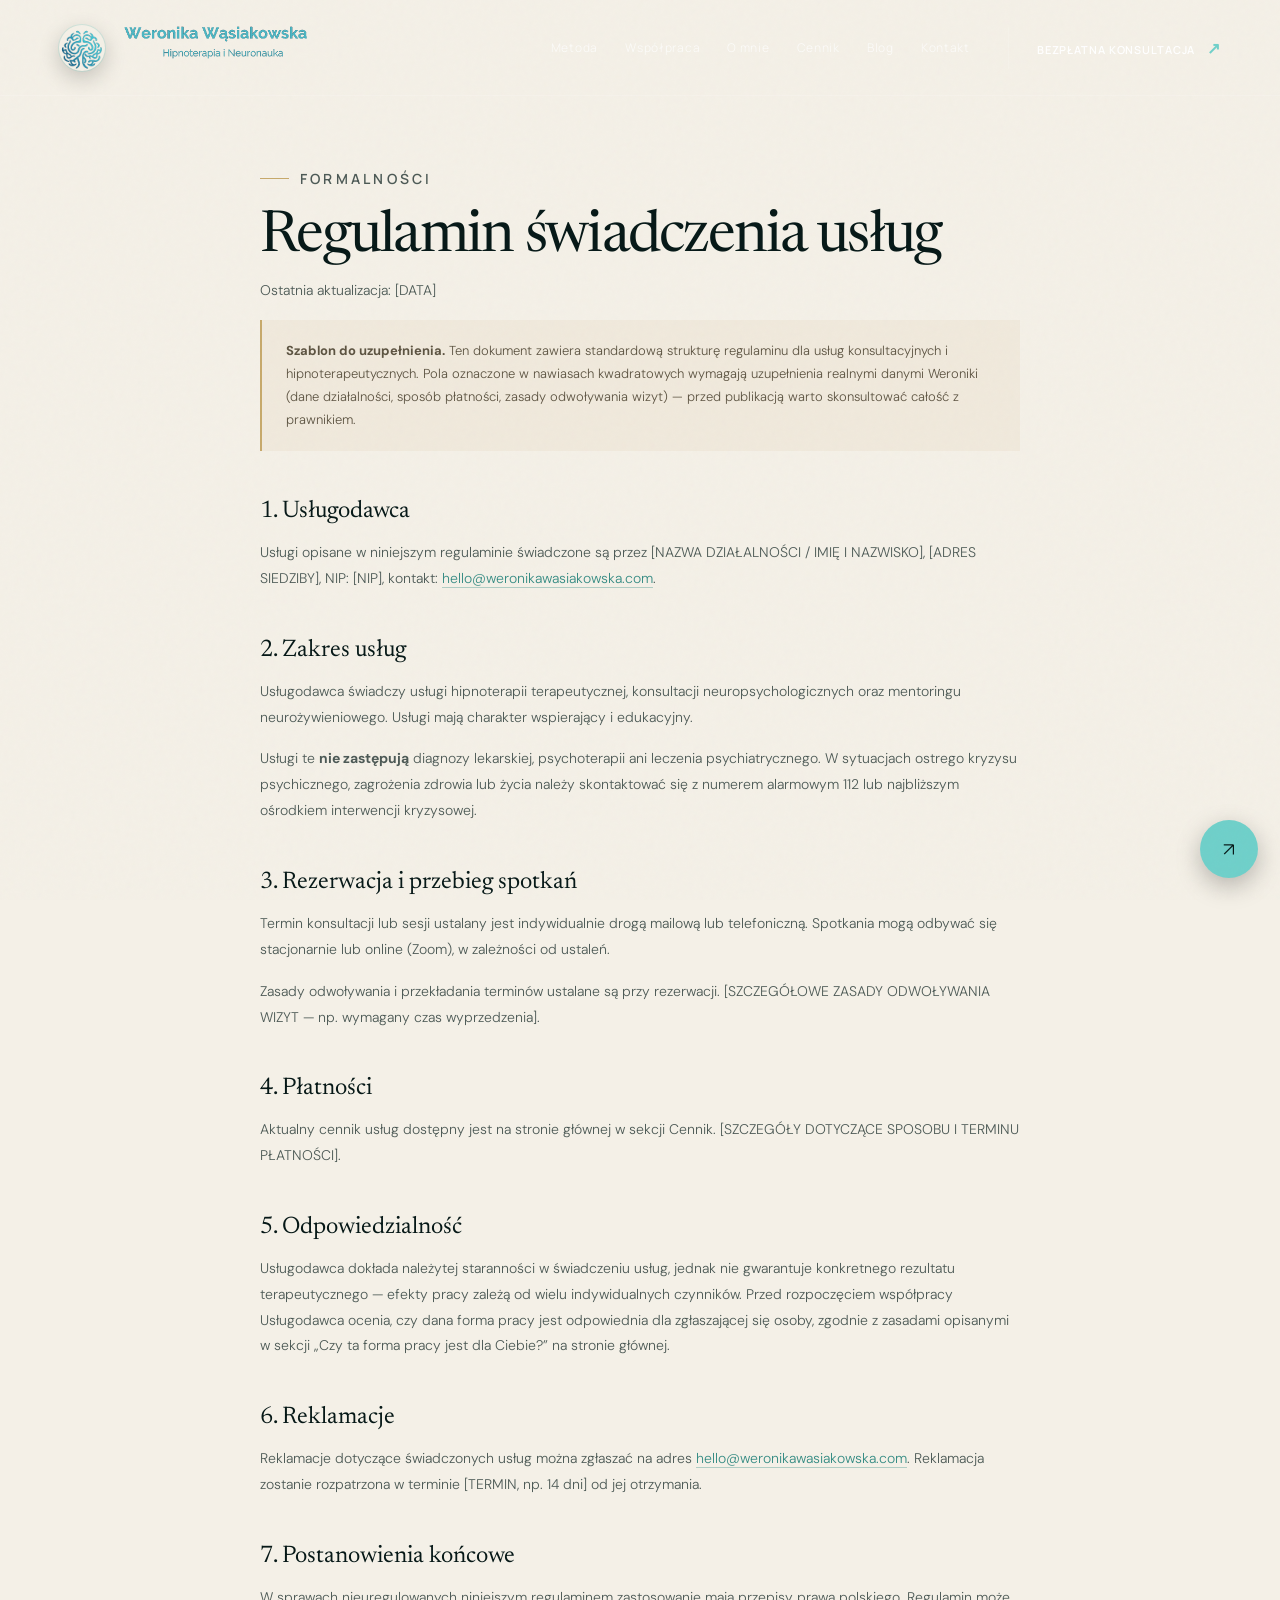
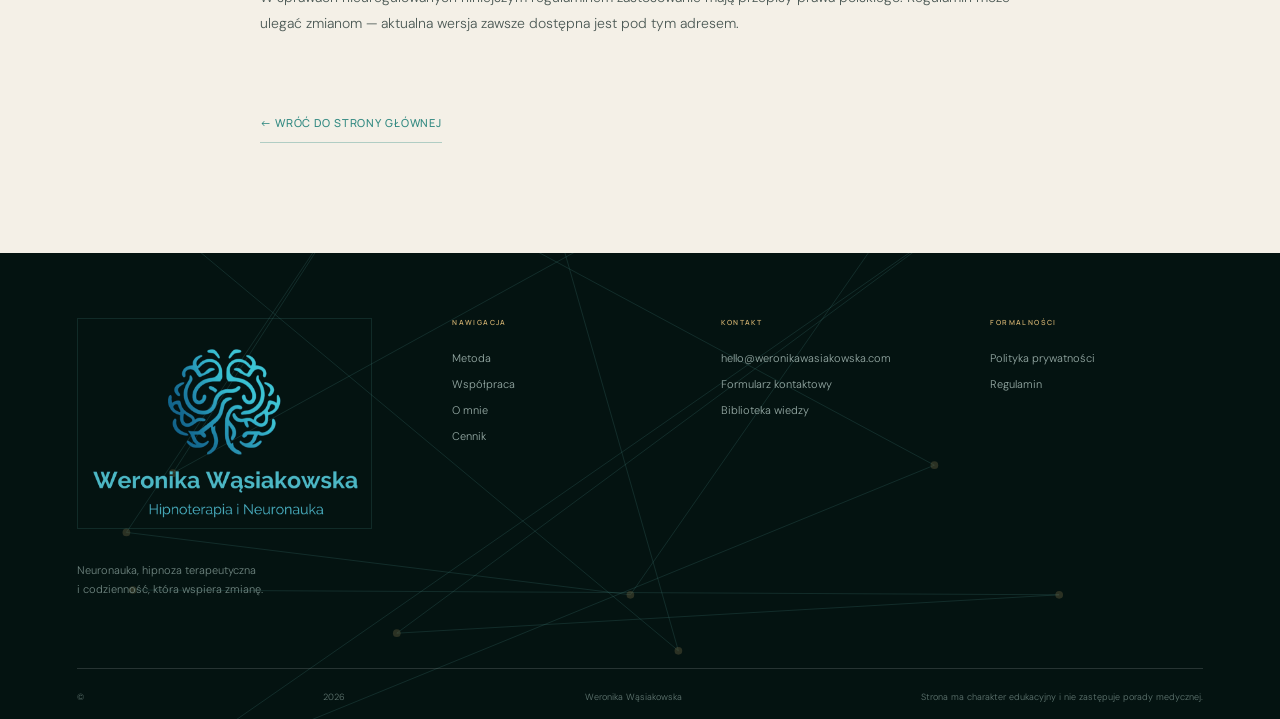
<file: terms.html>
<!doctype html>
<html lang="pl">
<head>
  <meta charset="utf-8">
  <meta name="viewport" content="width=device-width, initial-scale=1">
  <meta name="theme-color" content="#061b19">
  <meta name="robots" content="noindex">
  <title>Regulamin — Weronika Wąsiakowska</title>
  <link rel="canonical" href="https://www.weronikawasiakowska.com/terms.html">
  <link rel="icon" href="favicon.ico" sizes="any">
  <link rel="apple-touch-icon" href="assets/apple-touch-icon.png">
  <link rel="preconnect" href="https://fonts.googleapis.com">
  <link rel="preconnect" href="https://fonts.gstatic.com" crossorigin>
  <link href="https://fonts.googleapis.com/css2?family=DM+Sans:wght@300;400;500;600&amp;family=Manrope:wght@400;500;600;700&amp;family=Newsreader:ital,opsz,wght@0,6..72,300;0,6..72,400;1,6..72,300&amp;display=swap" rel="stylesheet">
  <link rel="stylesheet" href="styles.css">
  <link rel="stylesheet" href="features.css">
  <link rel="stylesheet" href="legal.css">
</head>
<body>
  <div class="scroll-progress" aria-hidden="true"></div>
  <div class="noise" aria-hidden="true"></div>
  <header class="site-header" id="top">
    <a class="brand header-brand-full" href="index.html" aria-label="Strona główna Weroniki Wąsiakowskiej">
      <img class="header-brand-symbol" src="assets/brand/weronika-symbol.png" alt="">
      <img class="header-brand-wordmark" src="assets/brand/weronika-wordmark.png" alt="Weronika Wąsiakowska — Hipnoterapia i Neuronauka">
    </a>
    <button class="menu-toggle" type="button" aria-expanded="false" aria-controls="main-nav"><span></span><span></span></button>
    <nav class="main-nav" id="main-nav" aria-label="Główna nawigacja">
      <a href="index.html#metoda">Metoda</a>
      <a href="index.html#wspolpraca">Współpraca</a>
      <a href="index.html#o-mnie">O mnie</a>
      <a href="index.html#cennik">Cennik</a>
      <a href="index.html#blog">Blog</a>
      <a href="index.html#kontakt">Kontakt</a>
    </nav>
    <a class="header-cta cal-link" href="index.html#rezerwacja">Bezpłatna konsultacja <span>↗</span></a>
  </header>

  <main class="legal-page">
    <div class="legal-shell">
      <p class="legal-kicker">Formalności</p>
      <h1>Regulamin świadczenia usług</h1>
      <p class="legal-updated">Ostatnia aktualizacja: [DATA]</p>

      <div class="legal-todo">
        <strong>Szablon do uzupełnienia.</strong> Ten dokument zawiera standardową strukturę regulaminu dla usług konsultacyjnych i hipnoterapeutycznych. Pola oznaczone w nawiasach kwadratowych wymagają uzupełnienia realnymi danymi Weroniki (dane działalności, sposób płatności, zasady odwoływania wizyt) — przed publikacją warto skonsultować całość z prawnikiem.
      </div>

      <h2>1. Usługodawca</h2>
      <p>Usługi opisane w niniejszym regulaminie świadczone są przez [NAZWA DZIAŁALNOŚCI / IMIĘ I NAZWISKO], [ADRES SIEDZIBY], NIP: [NIP], kontakt: <a href="mailto:hello@weronikawasiakowska.com">hello@weronikawasiakowska.com</a>.</p>

      <h2>2. Zakres usług</h2>
      <p>Usługodawca świadczy usługi hipnoterapii terapeutycznej, konsultacji neuropsychologicznych oraz mentoringu neurożywieniowego. Usługi mają charakter wspierający i edukacyjny.</p>
      <p>Usługi te <strong>nie zastępują</strong> diagnozy lekarskiej, psychoterapii ani leczenia psychiatrycznego. W sytuacjach ostrego kryzysu psychicznego, zagrożenia zdrowia lub życia należy skontaktować się z numerem alarmowym 112 lub najbliższym ośrodkiem interwencji kryzysowej.</p>

      <h2>3. Rezerwacja i przebieg spotkań</h2>
      <p>Termin konsultacji lub sesji ustalany jest indywidualnie drogą mailową lub telefoniczną. Spotkania mogą odbywać się stacjonarnie lub online (Zoom), w zależności od ustaleń.</p>
      <p>Zasady odwoływania i przekładania terminów ustalane są przy rezerwacji. [SZCZEGÓŁOWE ZASADY ODWOŁYWANIA WIZYT — np. wymagany czas wyprzedzenia].</p>

      <h2>4. Płatności</h2>
      <p>Aktualny cennik usług dostępny jest na stronie głównej w sekcji Cennik. [SZCZEGÓŁY DOTYCZĄCE SPOSOBU I TERMINU PŁATNOŚCI].</p>

      <h2>5. Odpowiedzialność</h2>
      <p>Usługodawca dokłada należytej staranności w świadczeniu usług, jednak nie gwarantuje konkretnego rezultatu terapeutycznego — efekty pracy zależą od wielu indywidualnych czynników. Przed rozpoczęciem współpracy Usługodawca ocenia, czy dana forma pracy jest odpowiednia dla zgłaszającej się osoby, zgodnie z zasadami opisanymi w sekcji „Czy ta forma pracy jest dla Ciebie?” na stronie głównej.</p>

      <h2>6. Reklamacje</h2>
      <p>Reklamacje dotyczące świadczonych usług można zgłaszać na adres <a href="mailto:hello@weronikawasiakowska.com">hello@weronikawasiakowska.com</a>. Reklamacja zostanie rozpatrzona w terminie [TERMIN, np. 14 dni] od jej otrzymania.</p>

      <h2>7. Postanowienia końcowe</h2>
      <p>W sprawach nieuregulowanych niniejszym regulaminem zastosowanie mają przepisy prawa polskiego. Regulamin może ulegać zmianom — aktualna wersja zawsze dostępna jest pod tym adresem.</p>

      <a class="text-link legal-back" href="index.html">← Wróć do strony głównej</a>
    </div>
  </main>

  <footer>
    <div class="footer-brand"><a class="official-logo-lockup" href="index.html" aria-label="Weronika Wąsiakowska — strona główna"><img src="assets/brand/weronika-lockup.png" alt="Weronika Wąsiakowska — Hipnoterapia i Neuronauka"></a><p>Neuronauka, hipnoza terapeutyczna<br>i codzienność, która wspiera zmianę.</p></div>
    <div><small>NAWIGACJA</small><a href="index.html#metoda">Metoda</a><a href="index.html#wspolpraca">Współpraca</a><a href="index.html#o-mnie">O mnie</a><a href="index.html#cennik">Cennik</a></div>
    <div><small>KONTAKT</small><a href="mailto:hello@weronikawasiakowska.com">hello@weronikawasiakowska.com</a><a href="index.html#kontakt">Formularz kontaktowy</a><a href="index.html#blog">Biblioteka wiedzy</a></div>
    <div><small>FORMALNOŚCI</small><a href="privacy-policy.html">Polityka prywatności</a><a href="terms.html">Regulamin</a></div>
    <p class="footer-bottom">© <span id="year"></span> Weronika Wąsiakowska <span>Strona ma charakter edukacyjny i nie zastępuje porady medycznej.</span></p>
  </footer>
  <a class="floating-cal cal-link" href="index.html#rezerwacja" aria-label="Bezpłatna konsultacja, 20 minut online"><i>↗</i></a>
  <script src="script.js"></script>
</body>
</html>
</file>
<file: styles.css>
:root{--ink:#061817;--deep:#071f1d;--deep2:#0b302c;--teal:#6fd0ca;--teal2:#b2e5df;--gold:#c7a96b;--ivory:#f4f0e7;--paper:#ece8df;--muted:#8c9b96;--line:rgba(255,255,255,.14);--darkline:rgba(6,24,23,.13);--serif:'Newsreader',Georgia,serif;--sans:'DM Sans',Arial,sans-serif;--display:'Manrope',Arial,sans-serif}
.scroll-progress{position:fixed;top:0;left:0;height:3px;width:0%;background:linear-gradient(90deg,var(--teal),var(--gold));z-index:300;pointer-events:none}
*{box-sizing:border-box}html{scroll-behavior:smooth}body{margin:0;background:var(--ivory);color:var(--ink);font-family:var(--sans);font-weight:300;overflow-x:hidden}a{color:inherit;text-decoration:none}button{font:inherit}img{max-width:100%;display:block}.noise{position:fixed;inset:0;z-index:100;pointer-events:none;opacity:.035;background-image:url("data:image/svg+xml,%3Csvg viewBox='0 0 180 180' xmlns='http://www.w3.org/2000/svg'%3E%3Cfilter id='n'%3E%3CfeTurbulence type='fractalNoise' baseFrequency='.9' numOctaves='3' stitchTiles='stitch'/%3E%3C/filter%3E%3Crect width='100%25' height='100%25' filter='url(%23n)' opacity='.7'/%3E%3C/svg%3E")}.site-header{position:absolute;top:0;left:0;right:0;height:96px;display:flex;align-items:center;gap:38px;padding:0 4.6vw;color:#fff;z-index:20;border-bottom:1px solid var(--line)}.brand{display:flex;align-items:center;gap:12px;margin-right:auto}.brand>span:last-child{display:flex;flex-direction:column;line-height:1}.brand strong{font:600 13px/1 var(--display);letter-spacing:.24em}.brand small{font:400 9px/1 var(--sans);letter-spacing:.38em;color:var(--teal);margin-top:7px}.brand-mark{width:31px;height:36px;position:relative;display:block}.brand-mark i{position:absolute;width:11px;height:27px;border:1px solid var(--teal);border-radius:50%;transform:rotate(32deg);left:9px;top:4px}.brand-mark i:nth-child(2){transform:rotate(-32deg)}.brand-mark i:nth-child(3){transform:rotate(90deg);height:30px;top:3px}.main-nav{display:flex;gap:27px;font:400 12px var(--display);letter-spacing:.06em}.main-nav a{opacity:.7;transition:.25s}.main-nav a:hover{opacity:1;color:var(--teal)}.header-cta{font:600 11px var(--display);letter-spacing:.08em;text-transform:uppercase;border-left:1px solid var(--line);padding:10px 0 10px 28px}.header-cta span{color:var(--teal);font-size:16px;margin-left:9px}.menu-toggle{display:none;background:0;border:0;color:#fff}
.hero{min-height:840px;height:100vh;position:relative;overflow:hidden;background:radial-gradient(circle at 80% 45%,#123e39 0,transparent 42%),linear-gradient(110deg,#041211 0%,#082521 58%,#061918 100%);color:#fff;display:flex;align-items:center;padding:125px 7vw 65px}.hero-neuro{position:absolute;inset:0;width:100%;height:100%;object-fit:cover;opacity:.21;mix-blend-mode:screen}.hero::after{content:"";position:absolute;inset:0;background:linear-gradient(90deg,rgba(4,18,17,.97) 0%,rgba(4,18,17,.73) 46%,rgba(4,18,17,.08) 78%)}.hero-content{position:relative;z-index:3;width:53%;max-width:780px}.eyebrow{display:flex;align-items:center;gap:10px;text-transform:uppercase;letter-spacing:.23em;font:500 10px var(--display);color:var(--teal)}.eyebrow span{width:29px;height:1px;background:var(--gold)}.eyebrow.dark{color:#3a6e68}.hero h1,.section-heading h2,.path h2,.about h2,.pause h2,.final-cta h2{font:400 clamp(48px,5.6vw,84px)/.98 var(--serif);letter-spacing:-.035em;margin:32px 0 25px}.hero h1 em,h2 em{font-weight:300;color:var(--teal);white-space:nowrap}.hero-lead{font:300 17px/1.75 var(--sans);color:rgba(255,255,255,.65);max-width:610px}.hero-actions{display:flex;align-items:center;gap:31px;margin-top:35px}.button{display:inline-flex;align-items:center;justify-content:space-between;min-width:250px;padding:18px 22px;border:1px solid transparent;font:600 11px var(--display);letter-spacing:.08em;text-transform:uppercase;cursor:pointer}.button span{font-size:16px}.button-primary{background:var(--teal);color:var(--ink)}.button-primary:hover{background:#8ddbd6}.text-link{font:500 11px var(--display);letter-spacing:.08em;text-transform:uppercase;border-bottom:1px solid rgba(255,255,255,.35);padding:12px 0}.text-link span{color:var(--teal);margin-left:8px}.hero-proof{display:flex;align-items:center;gap:17px;margin-top:47px}.proof-avatars{display:flex}.proof-avatars span{display:grid;place-items:center;width:32px;height:32px;border-radius:50%;background:#123f3a;border:2px solid var(--ink);margin-left:-8px;color:var(--teal);font:500 8px var(--display)}.proof-avatars span:first-child{margin-left:0}.hero-proof p{font-size:11px;line-height:1.55;color:rgba(255,255,255,.5)}.hero-proof strong{color:#fff;font-weight:500}.hero-portrait{position:absolute;z-index:2;right:4.5vw;bottom:0;width:min(43vw,650px);height:86%;display:flex;align-items:flex-end;justify-content:center}.hero-portrait>img{height:94%;width:100%;object-fit:cover;object-position:center top;mask-image:linear-gradient(to bottom,#000 82%,transparent 100%);filter:saturate(.85) contrast(1.04)}.portrait-orbit{position:absolute;width:75%;aspect-ratio:1;border:1px solid rgba(111,208,202,.18);border-radius:50%;top:16%;right:-8%}.portrait-orbit::before,.portrait-orbit::after{content:"";position:absolute;inset:8%;border:1px solid rgba(199,169,107,.13);border-radius:50%;transform:rotate(27deg)}.portrait-orbit::after{inset:22%;border-color:rgba(111,208,202,.2);transform:rotate(-23deg)}.portrait-caption{position:absolute;left:2%;bottom:7%;border-left:1px solid var(--gold);padding-left:15px;display:flex;flex-direction:column}.portrait-caption span{font:300 18px var(--serif)}.portrait-caption small{margin-top:6px;color:var(--teal);font:500 8px var(--display);letter-spacing:.18em}.signal-card{position:absolute;right:-2%;top:28%;display:flex;align-items:center;gap:12px;padding:13px 16px;background:rgba(5,25,23,.75);border:1px solid rgba(111,208,202,.2);backdrop-filter:blur(13px)}.signal-dot{width:23px;height:23px;border:1px solid var(--teal);border-radius:50%;position:relative}.signal-dot::after{content:"";position:absolute;width:5px;height:5px;border-radius:50%;background:var(--teal);top:8px;left:8px;box-shadow:0 0 12px var(--teal)}.signal-card div{display:flex;flex-direction:column}.signal-card small{font:500 7px var(--display);letter-spacing:.2em;color:var(--muted)}.signal-card strong{font:400 11px var(--display);margin-top:4px}.hero-scroll{position:absolute;z-index:4;bottom:29px;left:50%;transform:translateX(-50%);font:500 7px var(--display);letter-spacing:.25em;color:rgba(255,255,255,.45);display:flex;align-items:center;gap:11px}.hero-scroll span{height:25px;width:1px;background:var(--teal)}
.trust-strip{min-height:90px;background:#0a2b27;color:rgba(255,255,255,.75);display:flex;align-items:center;justify-content:center;gap:35px;padding:20px 5vw;font-size:11px}.trust-strip>p{color:var(--gold);font:italic 300 17px var(--serif);margin-right:15px}.trust-strip div{text-transform:uppercase;letter-spacing:.12em}.trust-strip div span{color:var(--teal);margin-right:11px}.trust-strip i{width:3px;height:3px;border-radius:50%;background:var(--gold)}
.section{padding:120px 7vw}.section-heading{max-width:690px}.section-heading h2{font-size:clamp(45px,5vw,72px);color:var(--ink)}.section-heading h2 em{color:#338a82}.section-heading>p:last-child,.split-heading>p{color:#5e6b68;line-height:1.8;font-size:14px;max-width:520px}.compass{background:var(--paper)}.compass-grid{display:grid;grid-template-columns:repeat(4,1fr);margin-top:65px;border-top:1px solid var(--darkline);border-bottom:1px solid var(--darkline)}.compass-option{background:transparent;border:0;border-right:1px solid var(--darkline);text-align:left;padding:25px 25px 30px;cursor:pointer;min-height:148px;transition:.3s;color:var(--ink)}.compass-option:last-child{border-right:0}.compass-option span{display:block;color:#7c8e89;font:500 9px var(--display);margin-bottom:26px}.compass-option strong{display:block;font:400 18px var(--serif)}.compass-option small{display:block;color:#78837f;margin-top:9px}.compass-option.active,.compass-option:hover{background:#0b302c;color:#fff}.compass-option.active span{color:var(--teal)}.compass-option.active small{color:#a5b9b4}.compass-result{display:grid;grid-template-columns:90px 1fr 60px;align-items:center;gap:25px;background:#fff;padding:30px 38px;margin-top:18px;box-shadow:0 14px 40px rgba(6,24,23,.07)}.result-index{font:300 52px var(--serif);color:#b8c4c0}.compass-result p{font:600 8px var(--display);letter-spacing:.19em;color:#4a847e}.compass-result h3{font:400 23px var(--serif);margin:7px 0}.compass-result span{font-size:12px;color:#77817e}.circle-link{width:49px;height:49px;border:1px solid var(--darkline);border-radius:50%;display:grid;place-items:center;font-size:18px}
.services{background:var(--deep);color:#fff}.split-heading{max-width:none;display:grid;grid-template-columns:1.4fr .6fr;gap:10%;align-items:end}.split-heading h2{color:#fff;margin-bottom:0}.split-heading>p{color:#95a7a2;margin-bottom:5px}.service-list{margin-top:70px}.service-card{display:grid;grid-template-columns:60px 110px 1fr 155px;gap:28px;align-items:center;padding:35px 0;border-top:1px solid var(--line);position:relative}.service-card:last-child{border-bottom:1px solid var(--line)}.service-no{font:300 15px var(--serif);color:var(--teal)}.service-icon{width:85px;height:85px;position:relative;border:1px solid rgba(111,208,202,.13);border-radius:50%;transition:border-color .3s}.service-card:hover .service-icon{border-color:rgba(199,169,107,.3)}.service-icon svg{width:100%;height:100%;fill:none}.service-icon circle,.service-icon ellipse{stroke:var(--teal);stroke-width:1;opacity:.45}.service-icon .accent{stroke:var(--gold);opacity:.7}.service-icon .dot{fill:var(--gold);stroke:none;opacity:1}.service-icon .accent-dot{fill:var(--teal);stroke:none;opacity:1}.waves path{stroke:var(--teal);stroke-width:1.3;stroke-linecap:round;opacity:.75;fill:none}.waves .dot{fill:var(--gold);stroke:none}.waves .accent{fill:var(--teal);stroke:none}.neural-icon circle:nth-child(1){opacity:.28}.neural-icon circle:nth-child(2){opacity:.5}.service-copy>p{font:500 8px var(--display);letter-spacing:.2em;color:var(--gold)}.service-copy h3{font:300 30px var(--serif);margin:8px 0}.service-copy>span{display:block;max-width:700px;color:#8fa39e;font-size:13px;line-height:1.75}.service-copy ul{list-style:none;padding:0;display:flex;gap:24px;margin:18px 0 0;color:#bed0cc;font-size:10px}.service-copy li::before{content:"·";color:var(--teal);margin-right:8px}.service-card>a{font:500 10px var(--display);letter-spacing:.08em;text-transform:uppercase;border-bottom:1px solid rgba(255,255,255,.25);padding:12px 0}.service-card>a span{float:right;color:var(--teal)}
.path{display:grid;grid-template-columns:.78fr 1.22fr;gap:10%;background:var(--ivory)}.path-intro{position:sticky;top:110px;align-self:start}.path h2{font-size:clamp(43px,4.5vw,68px)}.path-intro>p:not(.eyebrow){color:#63706c;font-size:14px;line-height:1.8;max-width:450px}.button-dark{background:var(--ink);color:#fff;margin-top:20px}.path-steps{border-top:1px solid var(--darkline)}.path-steps article{display:grid;grid-template-columns:80px 1fr;gap:15px;padding:38px 10px;border-bottom:1px solid var(--darkline)}.path-steps article>span{font:300 35px var(--serif);color:#b1bfbb}.path-steps small{font:600 8px var(--display);letter-spacing:.2em;color:#4e837d}.path-steps h3{font:400 25px var(--serif);margin:10px 0}.path-steps p{font-size:12px;line-height:1.75;color:#687571;max-width:550px}
.about{background:#092722;color:#fff;display:grid;grid-template-columns:1fr 1fr;min-height:790px}.about-image{position:relative;overflow:hidden}.about-image::after{content:"";position:absolute;inset:0;background:linear-gradient(90deg,transparent 60%,#092722 100%)}.about-image img{width:100%;height:100%;object-fit:cover;filter:saturate(.8)}.about-seal{position:absolute;z-index:2;bottom:11%;right:7%;width:112px;height:112px;border-radius:50%;background:var(--teal);color:var(--ink);display:flex;flex-direction:column;justify-content:center;align-items:center}.about-seal span{font:400 37px var(--serif)}.about-seal small{font:600 7px/1.4 var(--display);letter-spacing:.17em;text-align:center}.about-copy{padding:110px 8vw 90px 6vw}.about h2{font-size:clamp(45px,4.8vw,70px)}.about blockquote{font:italic 300 24px/1.45 var(--serif);color:#dceae6;border-left:1px solid var(--gold);padding-left:24px;margin:35px 0}.about-copy>p:not(.eyebrow){font-size:13px;line-height:1.8;color:#91aaa4}.about-values{display:flex;flex-wrap:wrap;gap:8px;margin-top:30px}.about-values span{border:1px solid var(--line);border-radius:20px;padding:8px 13px;font-size:9px;color:#b9ccc7}.about-personal{margin-top:40px}.about-personal__label{margin:0 0 14px;font:600 8px var(--display);letter-spacing:.2em;text-transform:uppercase;color:var(--gold)}.about-personal__grid{display:grid;grid-template-columns:1fr 1fr;gap:10px}.about-personal__grid img{width:100%;aspect-ratio:1;object-fit:cover;border:1px solid var(--line);filter:saturate(.92);transition:transform .35s ease,filter .35s ease}.about-personal__grid img:hover{transform:scale(1.03);filter:saturate(1.05)}
.pause{display:grid;grid-template-columns:1fr 1fr;gap:11%;align-items:center;background:#e6e5dc}.pause-visual{display:flex;justify-content:center}.breath-orb{width:min(38vw,430px);aspect-ratio:1;border-radius:50%;background:radial-gradient(circle at 42% 38%,rgba(156,232,222,.9),rgba(41,125,116,.22) 45%,transparent 68%);border:1px solid rgba(32,112,104,.22);position:relative;display:grid;place-items:center}.breath-orb::before,.breath-orb::after{content:"";position:absolute;inset:12%;border:1px solid rgba(32,112,104,.22);border-radius:47% 53% 50% 50%;transform:rotate(35deg)}.breath-orb::after{inset:25%;transform:rotate(-20deg)}.breath-orb i{position:absolute;width:17px;height:17px;border-radius:50%;background:var(--gold);top:22%;right:17%;box-shadow:0 0 25px var(--gold)}.breath-orb span{font:400 14px var(--display);letter-spacing:.16em;text-transform:uppercase;z-index:2}.breath-orb.running{animation:breathe 10s ease-in-out 6}.breath-orb.running::before{animation:breatheInner 10s ease-in-out 6}@keyframes breathe{0%,100%{transform:scale(.84);opacity:.72}40%{transform:scale(1);opacity:1}}@keyframes breatheInner{0%,100%{transform:rotate(35deg) scale(.8)}40%{transform:rotate(75deg) scale(1.12)}}.pause h2{font-size:clamp(42px,4.5vw,66px)}.pause-copy>p:not(.eyebrow){color:#5c6a66;line-height:1.8;font-size:14px}
.pricing{background:var(--deep);color:#fff;position:relative;overflow:hidden;isolation:isolate}.pricing::after{content:"";position:absolute;left:-170px;bottom:-170px;width:520px;height:520px;background-image:url("data:image/svg+xml,%3Csvg%20xmlns%3D%22http%3A//www.w3.org/2000/svg%22%20viewBox%3D%220%200%20600%20600%22%3E%0A%3Ccircle%20cx%3D%22300%22%20cy%3D%22300%22%20r%3D%22280%22%20fill%3D%22none%22%20stroke%3D%22%236fd0ca%22%20stroke-width%3D%221%22%20opacity%3D%220.35%22/%3E%0A%3Ccircle%20cx%3D%22300%22%20cy%3D%22300%22%20r%3D%22220%22%20fill%3D%22none%22%20stroke%3D%22%236fd0ca%22%20stroke-width%3D%221%22%20opacity%3D%220.3%22/%3E%0A%3Ccircle%20cx%3D%22300%22%20cy%3D%22300%22%20r%3D%22160%22%20fill%3D%22none%22%20stroke%3D%22%23c7a96b%22%20stroke-width%3D%221%22%20opacity%3D%220.3%22/%3E%0A%3Ccircle%20cx%3D%22300%22%20cy%3D%22300%22%20r%3D%22100%22%20fill%3D%22none%22%20stroke%3D%22%236fd0ca%22%20stroke-width%3D%221%22%20opacity%3D%220.25%22/%3E%0A%3Ccircle%20cx%3D%22300%22%20cy%3D%22300%22%20r%3D%2245%22%20fill%3D%22none%22%20stroke%3D%22%23c7a96b%22%20stroke-width%3D%221%22%20opacity%3D%220.3%22/%3E%0A%3C/svg%3E");background-size:contain;pointer-events:none;z-index:-1}.centered{text-align:center;margin:auto}.centered .eyebrow{justify-content:center}.centered h2{color:#fff}.centered>p:last-child{margin:0 auto;color:#8fa39e}.pricing-grid{display:grid;grid-template-columns:repeat(4,1fr);gap:13px;margin-top:60px}.price-card{position:relative;border:1px solid var(--line);padding:35px 27px;display:flex;flex-direction:column;min-height:455px;background:rgba(255,255,255,.015)}.price-card>small{font:500 7px var(--display);letter-spacing:.2em;color:var(--teal)}.price-card h3{font:300 24px/1.2 var(--serif);margin:14px 0 25px}.price{display:flex;align-items:flex-end;gap:10px;padding:22px 0;border-top:1px solid var(--line);border-bottom:1px solid var(--line)}.price strong{font:300 39px var(--serif)}.price span{font:500 8px/1.5 var(--display);letter-spacing:.12em;color:#91aaa4;margin-bottom:5px}.price-card>p{font-size:11px;line-height:1.75;color:#839b95;margin:22px 0}.price-card .button{min-width:0;margin-top:auto}.button-outline{border-color:rgba(255,255,255,.25);color:#fff}.button-gold{background:var(--gold);color:var(--ink)}.price-card.popular{border-color:var(--gold);background:#0d3732}.popular-label{position:absolute;top:-25px;left:-1px;right:-1px;height:25px;background:var(--gold);color:var(--ink);display:grid;place-items:center;font:600 7px var(--display);letter-spacing:.2em}.pricing-note{text-align:center;color:#82958f;font-size:11px;margin-top:30px}.pricing-note a{color:var(--teal);border-bottom:1px solid rgba(111,208,202,.4)}
.lead-magnet{min-height:700px;background:#0b302c;color:#fff;display:grid;grid-template-columns:1fr 1fr;align-items:center;overflow:hidden}.book-visual{height:100%;display:grid;place-items:center;background:radial-gradient(circle,rgba(111,208,202,.18),transparent 55%)}.book{width:330px;aspect-ratio:.705;position:relative;transform:perspective(1000px) rotateY(-10deg) rotateX(3deg);box-shadow:35px 35px 60px rgba(0,0,0,.35)}.book>img{position:absolute;inset:0;width:100%;height:100%;object-fit:cover;filter:brightness(.3)}.book-cover{position:absolute;inset:0;padding:38px 30px;display:flex;flex-direction:column;align-items:center;text-align:center;border:1px solid rgba(255,255,255,.25)}.book-cover small{font:500 6px var(--display);letter-spacing:.25em;color:var(--gold)}.book-cover strong{font:700 44px/.85 var(--display);letter-spacing:.02em;margin-top:55px}.book-cover strong span{color:var(--teal)}.book-cover p{font:400 13px/1.3 var(--display);text-transform:uppercase;margin-top:26px}.book-cover b{font:500 8px var(--display);letter-spacing:.2em;margin-top:auto;border:1px solid var(--teal);padding:10px 14px;width:100%}.lead-copy{padding:90px 10vw 90px 5vw}.lead-copy h2{font:400 clamp(45px,5vw,72px)/.98 var(--serif);letter-spacing:-.035em}.lead-copy>p:not(.eyebrow){font-size:14px;line-height:1.8;color:#9bb2ac}.lead-copy ul{list-style:none;padding:0;margin:27px 0}.lead-copy li{font-size:12px;color:#bdcdc9;margin:12px 0}.lead-copy li span{color:var(--gold);margin-right:10px}.lead-copy>a{margin-top:12px}.lead-copy>small{display:block;margin-top:13px;color:#718d86;font-size:9px}
.journal{background:var(--ivory)}.journal .split-heading h2{color:var(--ink)}.dark-text>p{color:#61706b}.articles{display:grid;grid-template-columns:1.6fr .7fr .7fr;gap:15px;margin-top:60px}.article-main,.article-side{border:1px solid var(--darkline);background:#efede5}.article-main{display:grid;grid-template-columns:1fr 1fr;min-height:360px}.article-main>div:last-child{padding:35px}.article-art{background:#0a2a27;position:relative;overflow:hidden}.brain-art::before{content:"";position:absolute;width:210px;height:260px;border:1px solid var(--teal);border-radius:48% 52% 41% 59%;left:50%;top:50%;transform:translate(-50%,-50%);box-shadow:0 0 50px rgba(111,208,202,.13) inset}.brain-art::after{content:"";position:absolute;width:150px;height:210px;border:1px solid var(--gold);border-radius:57% 43%;left:50%;top:50%;transform:translate(-50%,-50%) rotate(37deg);opacity:.5}.brain-art span{position:absolute;width:7px;height:7px;border-radius:50%;background:var(--teal);left:40%;top:31%;box-shadow:75px 40px 0 var(--gold),32px 135px 0 var(--teal),-30px 82px 0 var(--gold)}.article-main small,.article-side small{font:600 7px var(--display);letter-spacing:.16em;color:#45847d}.article-main h3,.article-side h3{font:400 26px/1.25 var(--serif);margin:17px 0}.article-main p,.article-side p{font-size:11px;line-height:1.75;color:#687571}.article-main a,.article-side a{font:600 9px var(--display);letter-spacing:.1em;text-transform:uppercase;display:inline-block;margin-top:16px;border-bottom:1px solid var(--darkline);padding-bottom:6px}.article-main a span,.article-side a span{color:#398d84;margin-left:10px}.article-side{padding:35px;display:flex;flex-direction:column}.article-side a{margin-top:auto;align-self:flex-start}
.faq{background:#e5e3da;display:grid;grid-template-columns:.8fr 1.2fr;gap:12%}.faq .section-heading h2{font-size:clamp(42px,4.3vw,65px)}.faq-list{border-top:1px solid var(--darkline)}.faq details{border-bottom:1px solid var(--darkline);padding:23px 0}.faq summary{list-style:none;cursor:pointer;font:400 18px var(--serif);display:flex;justify-content:space-between;gap:20px}.faq summary::-webkit-details-marker{display:none}.faq summary span{font:300 25px var(--sans);color:#43857e;transition:.2s}.faq details[open] summary span{transform:rotate(45deg)}.faq details p{font-size:12px;line-height:1.75;color:#62706c;max-width:650px}
.final-cta{position:relative;min-height:620px;background:#061b19;color:#fff;padding:100px 8vw;display:flex;align-items:center;overflow:hidden}.final-cta>img{position:absolute;inset:0;width:100%;height:100%;object-fit:cover;opacity:.35}.final-cta::after{content:"";position:absolute;inset:0;background:linear-gradient(90deg,rgba(6,27,25,.98),rgba(6,27,25,.7) 55%,rgba(6,27,25,.05))}.final-cta>div{position:relative;z-index:2}.final-cta h2{font-size:clamp(49px,5.5vw,80px)}.final-cta>div>p:not(.eyebrow){font-size:14px;color:#a0b3ae;max-width:510px;line-height:1.7}.final-cta .button{margin-top:20px}
footer{background:#041311;color:#fff;padding:65px 6vw 25px;display:grid;grid-template-columns:1.5fr repeat(3,1fr);gap:5%;position:relative;overflow:hidden;isolation:isolate}footer::before{content:"";position:absolute;inset:0;background-image:url("data:image/svg+xml,%3Csvg%20xmlns%3D%22http%3A//www.w3.org/2000/svg%22%20viewBox%3D%220%200%20800%20500%22%3E%3Cline%20x1%3D%22351%22%20y1%3D%2297%22%20x2%3D%22424%22%20y2%3D%22353%22%20stroke%3D%22%236fd0ca%22%20stroke-width%3D%220.6%22%20opacity%3D%220.28%22/%3E%3Cline%20x1%3D%22424%22%20y1%3D%22353%22%20x2%3D%2269%22%20y2%3D%2257%22%20stroke%3D%22%236fd0ca%22%20stroke-width%3D%220.6%22%20opacity%3D%220.28%22/%3E%3Cline%20x1%3D%2269%22%20y1%3D%2257%22%20x2%3D%22568%22%20y2%3D%2268%22%20stroke%3D%22%236fd0ca%22%20stroke-width%3D%220.6%22%20opacity%3D%220.28%22/%3E%3Cline%20x1%3D%22568%22%20y1%3D%2268%22%20x2%3D%22394%22%20y2%3D%22318%22%20stroke%3D%22%236fd0ca%22%20stroke-width%3D%220.6%22%20opacity%3D%220.28%22/%3E%3Cline%20x1%3D%22394%22%20y1%3D%22318%22%20x2%3D%2279%22%20y2%3D%22279%22%20stroke%3D%22%236fd0ca%22%20stroke-width%3D%220.6%22%20opacity%3D%220.28%22/%3E%3Cline%20x1%3D%2279%22%20y1%3D%22279%22%20x2%3D%22239%22%20y2%3D%2239%22%20stroke%3D%22%236fd0ca%22%20stroke-width%3D%220.6%22%20opacity%3D%220.28%22/%3E%3Cline%20x1%3D%22239%22%20y1%3D%2239%22%20x2%3D%22108%22%20y2%3D%22242%22%20stroke%3D%22%236fd0ca%22%20stroke-width%3D%220.6%22%20opacity%3D%220.28%22/%3E%3Cline%20x1%3D%22108%22%20y1%3D%22242%22%20x2%3D%22448%22%20y2%3D%2255%22%20stroke%3D%22%236fd0ca%22%20stroke-width%3D%220.6%22%20opacity%3D%220.28%22/%3E%3Cline%20x1%3D%22448%22%20y1%3D%2255%22%20x2%3D%22266%22%20y2%3D%2266%22%20stroke%3D%22%236fd0ca%22%20stroke-width%3D%220.6%22%20opacity%3D%220.28%22/%3E%3Cline%20x1%3D%22266%22%20y1%3D%2266%22%20x2%3D%22584%22%20y2%3D%22237%22%20stroke%3D%22%236fd0ca%22%20stroke-width%3D%220.6%22%20opacity%3D%220.28%22/%3E%3Cline%20x1%3D%22584%22%20y1%3D%22237%22%20x2%3D%2280%22%20y2%3D%22443%22%20stroke%3D%22%236fd0ca%22%20stroke-width%3D%220.6%22%20opacity%3D%220.28%22/%3E%3Cline%20x1%3D%2280%22%20y1%3D%22443%22%20x2%3D%22599%22%20y2%3D%2283%22%20stroke%3D%22%236fd0ca%22%20stroke-width%3D%220.6%22%20opacity%3D%220.28%22/%3E%3Cline%20x1%3D%22599%22%20y1%3D%2283%22%20x2%3D%22248%22%20y2%3D%22342%22%20stroke%3D%22%236fd0ca%22%20stroke-width%3D%220.6%22%20opacity%3D%220.28%22/%3E%3Cline%20x1%3D%22248%22%20y1%3D%22342%22%20x2%3D%22662%22%20y2%3D%22318%22%20stroke%3D%22%236fd0ca%22%20stroke-width%3D%220.6%22%20opacity%3D%220.28%22/%3E%3Cline%20x1%3D%22662%22%20y1%3D%22318%22%20x2%3D%2283%22%20y2%3D%22315%22%20stroke%3D%22%236fd0ca%22%20stroke-width%3D%220.6%22%20opacity%3D%220.28%22/%3E%3Ccircle%20cx%3D%22351%22%20cy%3D%2297%22%20r%3D%222.4%22%20fill%3D%22%23c7a96b%22%20opacity%3D%220.4%22/%3E%3Ccircle%20cx%3D%22424%22%20cy%3D%22353%22%20r%3D%222.4%22%20fill%3D%22%23c7a96b%22%20opacity%3D%220.4%22/%3E%3Ccircle%20cx%3D%2269%22%20cy%3D%2257%22%20r%3D%222.4%22%20fill%3D%22%23c7a96b%22%20opacity%3D%220.4%22/%3E%3Ccircle%20cx%3D%22568%22%20cy%3D%2268%22%20r%3D%222.4%22%20fill%3D%22%23c7a96b%22%20opacity%3D%220.4%22/%3E%3Ccircle%20cx%3D%22394%22%20cy%3D%22318%22%20r%3D%222.4%22%20fill%3D%22%23c7a96b%22%20opacity%3D%220.4%22/%3E%3Ccircle%20cx%3D%2279%22%20cy%3D%22279%22%20r%3D%222.4%22%20fill%3D%22%23c7a96b%22%20opacity%3D%220.4%22/%3E%3Ccircle%20cx%3D%22239%22%20cy%3D%2239%22%20r%3D%222.4%22%20fill%3D%22%23c7a96b%22%20opacity%3D%220.4%22/%3E%3Ccircle%20cx%3D%22108%22%20cy%3D%22242%22%20r%3D%222.4%22%20fill%3D%22%23c7a96b%22%20opacity%3D%220.4%22/%3E%3Ccircle%20cx%3D%22448%22%20cy%3D%2255%22%20r%3D%222.4%22%20fill%3D%22%23c7a96b%22%20opacity%3D%220.4%22/%3E%3Ccircle%20cx%3D%22266%22%20cy%3D%2266%22%20r%3D%222.4%22%20fill%3D%22%23c7a96b%22%20opacity%3D%220.4%22/%3E%3Ccircle%20cx%3D%22584%22%20cy%3D%22237%22%20r%3D%222.4%22%20fill%3D%22%23c7a96b%22%20opacity%3D%220.4%22/%3E%3Ccircle%20cx%3D%2280%22%20cy%3D%22443%22%20r%3D%222.4%22%20fill%3D%22%23c7a96b%22%20opacity%3D%220.4%22/%3E%3Ccircle%20cx%3D%22599%22%20cy%3D%2283%22%20r%3D%222.4%22%20fill%3D%22%23c7a96b%22%20opacity%3D%220.4%22/%3E%3Ccircle%20cx%3D%22248%22%20cy%3D%22342%22%20r%3D%222.4%22%20fill%3D%22%23c7a96b%22%20opacity%3D%220.4%22/%3E%3Ccircle%20cx%3D%22662%22%20cy%3D%22318%22%20r%3D%222.4%22%20fill%3D%22%23c7a96b%22%20opacity%3D%220.4%22/%3E%3Ccircle%20cx%3D%2283%22%20cy%3D%22315%22%20r%3D%222.4%22%20fill%3D%22%23c7a96b%22%20opacity%3D%220.4%22/%3E%3C/svg%3E");background-size:cover;background-position:center;opacity:.5;pointer-events:none;z-index:-1}footer>div{display:flex;flex-direction:column;gap:12px}footer .footer-brand p{font-size:11px;line-height:1.7;color:#708681;margin-top:20px}footer>div>small{font:600 7px var(--display);letter-spacing:.2em;color:var(--gold);margin-bottom:12px}footer>div>a:not(.brand){font-size:11px;color:#96aaa5}.footer-bottom{grid-column:1/-1;border-top:1px solid var(--line);padding-top:22px;margin-top:40px;font-size:9px;color:#617772;display:flex;justify-content:space-between}.floating-cal{position:fixed;right:22px;bottom:22px;z-index:50;width:58px;height:58px;border-radius:50%;background:var(--teal);color:var(--ink);box-shadow:0 8px 24px rgba(0,0,0,.25);display:grid;place-items:center;transition:.25s ease;overflow:hidden}.floating-cal:hover{transform:scale(1.06);box-shadow:0 10px 30px rgba(0,0,0,.32)}.floating-cal .pulse,.floating-cal b,.floating-cal small{display:none}.floating-cal i{font-style:normal;font-size:19px;line-height:1}
@media(max-width:1100px){.main-nav{display:none}.site-header{height:80px}.header-cta{margin-left:0}.hero{padding-left:5vw}.hero-content{width:58%}.hero-portrait{right:-4vw;width:49vw}.pricing-grid{grid-template-columns:repeat(2,1fr);gap:30px 13px}.articles{grid-template-columns:1fr 1fr}.article-main{grid-column:1/-1}.service-card{grid-template-columns:45px 85px 1fr 130px}.compass-grid{grid-template-columns:repeat(2,1fr)}}
@media(max-width:760px){h2 em{white-space:normal}.site-header{padding:0 20px;position:absolute}.header-cta{display:none}.menu-toggle{display:block;width:35px}.menu-toggle span{display:block;height:1px;background:#fff;margin:7px}.main-nav.open{display:flex;position:absolute;top:80px;left:0;right:0;background:#071d1b;flex-direction:column;padding:25px 30px;border-top:1px solid var(--line)}.hero{min-height:930px;height:auto;align-items:flex-start;padding:130px 22px 0}.hero-content{width:100%;z-index:5}.hero h1{font-size:52px}.hero h1 br{display:none}.hero-lead{font-size:15px}.hero-actions{align-items:flex-start;flex-direction:column;gap:14px}.hero-proof{margin-top:30px}.hero-portrait{position:relative;width:calc(100% + 44px);height:470px;right:auto;margin:20px -22px 0}.hero-portrait>img{height:100%;object-position:center 15%}.portrait-caption{left:22px}.signal-card{right:20px;top:17%}.hero-scroll{display:none}.trust-strip{align-items:flex-start;gap:13px;flex-direction:column;padding:30px 22px}.trust-strip>p{margin:0}.trust-strip i{display:none}.section{padding:80px 22px}.section-heading h2{font-size:45px}.compass-grid{grid-template-columns:1fr}.compass-option{border-right:0;border-bottom:1px solid var(--darkline);min-height:110px;padding:18px}.compass-option span{margin-bottom:10px}.compass-result{grid-template-columns:45px 1fr;padding:24px 18px}.compass-result .circle-link{display:none}.split-heading{display:block}.split-heading>p{margin-top:25px}.service-card{grid-template-columns:38px 1fr;align-items:start;padding:30px 0}.service-icon{display:none}.service-copy{grid-column:2}.service-card>a{grid-column:2;width:150px}.service-copy ul{flex-wrap:wrap;gap:7px 15px}.path{display:block}.path-intro{position:static}.path-steps{margin-top:55px}.path-steps article{grid-template-columns:55px 1fr}.about{grid-template-columns:1fr}.about-image{height:560px}.about-image::after{background:linear-gradient(0deg,#092722,transparent 40%)}.about-copy{padding:70px 22px}.pause{grid-template-columns:1fr}.breath-orb{width:80vw}.pricing-grid{grid-template-columns:1fr;gap:32px}.lead-magnet{grid-template-columns:1fr}.book-visual{padding:80px 20px}.book{width:250px}.lead-copy{padding:70px 22px}.articles{grid-template-columns:1fr}.article-main{display:block}.article-art{height:300px}.article-side{min-height:260px}.faq{display:block}.faq-list{margin-top:50px}.final-cta{padding:90px 22px}.final-cta h2{font-size:49px}footer{grid-template-columns:1fr 1fr;padding:60px 22px 22px}.footer-brand{grid-column:1/-1}.footer-bottom{flex-direction:column;gap:10px}.floating-cal{right:14px;bottom:14px;width:52px;height:52px}.book-cover strong{font-size:35px}}
footer>div>span{font-size:11px;color:#96aaa5}
#neurocooking .book>img{filter:none;border:1px solid rgba(178,229,223,.35)}
.brand{gap:14px}.brand-mark{width:44px;height:44px;display:grid;place-items:center;flex:0 0 44px}.brand-mark svg{width:100%;height:100%;overflow:visible}.brand-mark .logo-ring{fill:rgba(111,208,202,.035);stroke:rgba(178,229,223,.38);stroke-width:.75}.brand-mark .logo-arc{fill:none;stroke:var(--gold);stroke-width:.9;stroke-linecap:round}.brand-mark .logo-w{fill:none;stroke:var(--teal);stroke-width:1.55;stroke-linecap:round;stroke-linejoin:round}.brand-mark .logo-node{fill:var(--gold);stroke:#082521;stroke-width:.8}.brand-mark .node-c{fill:var(--teal)}.brand>span:last-child{gap:0}.brand strong{font:400 16px/1 var(--serif);letter-spacing:.18em}.brand small{font:500 8px/1 var(--display);letter-spacing:.42em;margin-top:8px;color:var(--gold)}.brand:hover .logo-ring{stroke:rgba(178,229,223,.8)}.brand:hover .logo-arc{stroke:var(--teal)}.brand-mark .logo-ring,.brand-mark .logo-arc{transition:stroke .3s ease}
.official-brand-mark{overflow:hidden;border-radius:50%;box-shadow:0 0 0 1px rgba(111,208,202,.22),0 7px 22px rgba(0,0,0,.18)}.official-brand-mark img{width:100%;height:100%;object-fit:cover}.official-logo-lockup{display:block;width:min(295px,100%)}.official-logo-lockup img{display:block;width:100%;height:auto;border:1px solid rgba(111,208,202,.12)}
.header-brand-full{gap:9px;min-width:260px}.header-brand-symbol{width:46px;height:46px;flex:0 0 46px;border-radius:50%;box-shadow:0 0 0 1px rgba(111,208,202,.22),0 7px 22px rgba(0,0,0,.2)}.header-brand-wordmark{width:202px;height:auto}.header-brand-full:hover .header-brand-symbol{box-shadow:0 0 0 1px rgba(111,208,202,.55),0 7px 28px rgba(34,152,160,.2)}
@media(max-width:1250px){.header-brand-full{min-width:226px}.header-brand-symbol{width:42px;height:42px;flex-basis:42px}.header-brand-wordmark{width:174px}.site-header .main-nav{display:none}.site-header .menu-toggle{display:block;width:35px}.site-header .menu-toggle span{display:block;height:1px;background:#fff;margin:7px}.site-header .main-nav.open{display:flex;position:absolute;top:96px;left:0;right:0;background:#071d1b;flex-direction:column;padding:25px 30px;border-top:1px solid var(--line)}}
@media(max-width:760px){.header-brand-full{min-width:0;gap:6px}.header-brand-symbol{width:35px;height:35px;flex-basis:35px}.header-brand-wordmark{width:120px}.site-header .header-brand-full{margin-right:0}}
.partners{background:#f0ede5;border-top:1px solid var(--darkline);border-bottom:1px solid var(--darkline)}.partners-heading{display:grid;grid-template-columns:.7fr .8fr 1.5fr;gap:5%;align-items:end}.partners-heading .eyebrow{margin:0 0 9px}.partners-heading h2{font:400 clamp(42px,4vw,62px)/1 var(--serif);letter-spacing:-.03em;margin:0}.partners-heading>p:last-child{font-size:13px;line-height:1.75;color:#697671;max-width:520px;margin:0}.partners-grid{display:grid;grid-template-columns:1fr .72fr 1fr;gap:14px;margin-top:55px}.partner-card{height:210px;display:flex;flex-direction:column;align-items:center;justify-content:center;gap:14px;padding:30px 34px 22px;background:rgba(255,255,255,.5);border:1px solid var(--darkline);position:relative;overflow:hidden;transition:transform .3s ease,background .3s ease}.partner-card::after{content:"";position:absolute;inset:auto 28px 0;height:1px;background:var(--teal);transform:scaleX(0);transition:transform .3s ease}.partner-card:hover{transform:translateY(-4px);background:#fff}.partner-card:hover::after{transform:scaleX(1)}.partner-card img{width:100%;flex:1;min-height:0;object-fit:contain}.partner-card small{font-size:10px;line-height:1.5;color:#697671;text-align:center;letter-spacing:.01em}.partner-sacrum img{max-height:56px}.partner-cien{padding:18px 26px 22px}.partner-cien img{max-height:130px}.partner-psh img{max-height:88px}
@media(max-width:760px){.hero{flex-direction:column}.partners-heading{display:block}.partners-heading h2{margin:18px 0}.partners-grid{grid-template-columns:1fr;margin-top:38px}.partner-card{height:170px;padding:34px}.partner-cien{height:200px;padding:24px}}
.lang-switch{display:flex;align-items:center;gap:5px;padding:5px;border:1px solid rgba(255,255,255,.18);border-radius:30px;font:600 8px var(--display);letter-spacing:.12em}.lang-switch a,.lang-switch span{width:27px;height:24px;border-radius:20px;display:grid;place-items:center}.lang-switch [aria-current="page"]{background:var(--teal);color:var(--ink)}.lang-switch a{color:rgba(255,255,255,.65);transition:.2s}.lang-switch a:hover{color:#fff;background:rgba(255,255,255,.08)}.english-service-badge{display:inline-flex;align-items:center;gap:8px;margin-top:18px;padding:8px 12px;border:1px solid rgba(199,169,107,.35);color:#dceae6;font:500 9px var(--display);letter-spacing:.07em}.english-service-badge b{display:grid;place-items:center;width:24px;height:20px;background:var(--gold);color:var(--ink);font-size:8px}.english-service-badge span{color:var(--teal);font-size:9px}.pricing-note strong{display:inline-block;color:var(--gold);margin-bottom:8px;font-weight:500}.zoom-note{display:inline-flex;align-items:center;gap:9px;margin-top:18px;padding:9px 13px;border:1px solid rgba(199,169,107,.4);color:#fff;font:500 9px var(--display);letter-spacing:.08em}.zoom-note b{color:var(--gold)}
@media(max-width:760px){.site-header .lang-switch{margin-left:auto}.site-header .brand{margin-right:0}.lang-switch{padding:3px}.lang-switch a,.lang-switch span{width:24px;height:22px}.service-copy .english-service-badge{flex-wrap:wrap}}
.article-art,.article-thumb{overflow:hidden;background:#082723}.article-art img,.article-thumb img{width:100%;height:100%;object-fit:cover;transition:transform .6s cubic-bezier(.2,.7,.2,1)}.article-main:hover .article-art img,.article-side:hover .article-thumb img{transform:scale(1.035)}.article-thumb{height:155px;margin:-35px -35px 28px;border-bottom:1px solid var(--darkline)}
@media(max-width:760px){.article-thumb{height:190px}.article-main .article-art{height:260px}}
@media(prefers-reduced-motion:reduce){html{scroll-behavior:auto}.breath-orb.running,.breath-orb.running::before{animation:none}.article-art img,.article-thumb img{transition:none}}
</file>
<file: features.css>
/* Premium interactive modules — Weronika Wąsiakowska */

.visually-hidden {
  position: absolute !important;
  width: 1px !important;
  height: 1px !important;
  padding: 0 !important;
  margin: -1px !important;
  overflow: hidden !important;
  clip: rect(0 0 0 0) !important;
  white-space: nowrap !important;
  border: 0 !important;
}

.feature-section {
  --feature-surface: rgba(255, 255, 255, .58);
  --feature-border: rgba(6, 24, 23, .13);
  position: relative;
  isolation: isolate;
  padding: clamp(82px, 9vw, 132px) 7vw;
  overflow: hidden;
}

.feature-section::before {
  content: "";
  position: absolute;
  z-index: -1;
  width: min(42vw, 620px);
  aspect-ratio: 1;
  top: -28%;
  right: -15%;
  border: 1px solid rgba(55, 138, 130, .09);
  border-radius: 50%;
  box-shadow: 0 0 0 74px rgba(55, 138, 130, .025), 0 0 0 148px rgba(199, 169, 107, .022);
  pointer-events: none;
}

.feature-section .feature-kicker,
.feature-section .section-kicker {
  display: flex;
  align-items: center;
  gap: 11px;
  margin: 0 0 20px;
  color: #3a776f;
  font: 600 9px/1 var(--display);
  letter-spacing: .23em;
  text-transform: uppercase;
}

.feature-section .feature-kicker::before,
.feature-section .section-kicker::before {
  content: "";
  width: 29px;
  height: 1px;
  background: var(--gold);
}

.feature-section .feature-heading {
  max-width: 780px;
  margin-bottom: clamp(38px, 5vw, 68px);
}

.feature-section .feature-heading h2 {
  margin: 0 0 22px;
  color: var(--ink);
  font: 400 clamp(43px, 4.8vw, 72px)/1 var(--serif);
  letter-spacing: -.035em;
}

.feature-section .feature-heading h2 em { color: #338a82; }

.feature-section .feature-heading > p:last-child {
  max-width: 610px;
  margin: 0;
  color: #5e6b68;
  font-size: 14px;
  line-height: 1.8;
}

.feature-section button,
.feature-section input,
.feature-section textarea,
.feature-section select { font: inherit; }

.feature-section button { color: inherit; }

.feature-section :is(button, a, input, textarea, select, [tabindex]):focus-visible {
  outline: 2px solid var(--gold);
  outline-offset: 4px;
}

.feature-action {
  display: inline-flex;
  min-height: 48px;
  align-items: center;
  justify-content: center;
  gap: 14px;
  padding: 13px 20px;
  border: 1px solid transparent;
  background: var(--ink);
  color: #fff;
  font: 600 9px/1.2 var(--display);
  letter-spacing: .12em;
  text-transform: uppercase;
  cursor: pointer;
  transition: background .25s ease, border-color .25s ease, color .25s ease, transform .25s ease;
}

.feature-action:hover { transform: translateY(-2px); background: #0d3732; }
.feature-action--light { border-color: var(--darkline); background: transparent; color: var(--ink); }
.feature-action--light:hover { border-color: #408c84; background: rgba(111, 208, 202, .1); }
.feature-muted { color: #74817d; font-size: 11px; line-height: 1.7; }

/* Neuro check-in */
.neuro-checkin { background: #e8e7de; }

.neuro-checkin__shell,
.neuro-checkin .checkin-panel {
  display: grid;
  grid-template-columns: minmax(190px, .38fr) minmax(0, 1fr);
  max-width: 1120px;
  min-height: 520px;
  margin: 0 auto;
  border: 1px solid var(--darkline);
  background: rgba(255, 255, 255, .7);
  box-shadow: 0 30px 80px rgba(6, 24, 23, .09);
}

.neuro-checkin__aside,
.neuro-checkin .checkin-aside {
  padding: clamp(28px, 4vw, 48px);
  background: linear-gradient(155deg, #0d3934, #061b19);
  color: #fff;
}

.neuro-checkin__aside small,
.neuro-checkin .checkin-aside small {
  color: var(--gold);
  font: 600 8px var(--display);
  letter-spacing: .18em;
  text-transform: uppercase;
}

.neuro-checkin__aside h3,
.neuro-checkin .checkin-aside h3 {
  margin: 22px 0 14px;
  font: 300 31px/1.08 var(--serif);
}

.neuro-checkin__aside p,
.neuro-checkin .checkin-aside p { color: #9db3ad; font-size: 12px; line-height: 1.75; }

.neuro-checkin__progress,
.neuro-checkin .checkin-progress { margin-top: 42px; }

.neuro-checkin__progress-meta,
.neuro-checkin .progress-meta {
  display: flex;
  justify-content: space-between;
  margin-bottom: 10px;
  color: #b8cbc6;
  font: 500 8px var(--display);
  letter-spacing: .12em;
  text-transform: uppercase;
}

.neuro-checkin progress,
.neuro-checkin__progress-track,
.neuro-checkin .progress-track {
  width: 100%;
  height: 3px;
  border: 0;
  background: rgba(255, 255, 255, .14);
  accent-color: var(--teal);
}

.neuro-checkin progress::-webkit-progress-bar { background: rgba(255, 255, 255, .14); }
.neuro-checkin progress::-webkit-progress-value { background: linear-gradient(90deg, var(--gold), var(--teal)); }
.neuro-checkin progress::-moz-progress-bar { background: linear-gradient(90deg, var(--gold), var(--teal)); }

.neuro-checkin__progress-fill,
.neuro-checkin .progress-fill {
  display: block;
  height: 100%;
  background: linear-gradient(90deg, var(--gold), var(--teal));
  transition: width .45s ease;
}

.neuro-checkin__body,
.neuro-checkin .checkin-body { display: flex; flex-direction: column; padding: clamp(30px, 5vw, 62px); }

.neuro-checkin__question,
.neuro-checkin .checkin-question { animation: featureReveal .35s ease both; }

.neuro-checkin__question-number,
.neuro-checkin .question-number {
  color: #4b8881;
  font: 600 8px var(--display);
  letter-spacing: .2em;
  text-transform: uppercase;
}

.neuro-checkin__question h3,
.neuro-checkin .checkin-question h3 {
  max-width: 680px;
  margin: 17px 0 30px;
  font: 400 clamp(26px, 3vw, 38px)/1.18 var(--serif);
}

.neuro-checkin__options,
.neuro-checkin .checkin-options { display: grid; grid-template-columns: repeat(2, 1fr); gap: 10px; }

.neuro-checkin__option,
.neuro-checkin .checkin-option {
  position: relative;
  min-height: 74px;
  padding: 18px 19px 18px 53px;
  border: 1px solid var(--darkline);
  background: rgba(244, 240, 231, .58);
  color: #53615d;
  text-align: left;
  cursor: pointer;
  transition: border-color .2s, background .2s, color .2s, transform .2s;
}

.neuro-checkin__option::before,
.neuro-checkin .checkin-option::before {
  content: "";
  position: absolute;
  left: 19px;
  top: 50%;
  width: 15px;
  height: 15px;
  border: 1px solid #77918b;
  border-radius: 50%;
  transform: translateY(-50%);
}

.neuro-checkin__option:hover,
.neuro-checkin__option[aria-pressed="true"],
.neuro-checkin .checkin-option:hover,
.neuro-checkin .checkin-option.selected {
  border-color: #438f87;
  background: #0b302c;
  color: #fff;
  transform: translateY(-2px);
}

.neuro-checkin__option[aria-pressed="true"]::before,
.neuro-checkin .checkin-option.selected::before { border: 5px solid var(--teal); background: #fff; }

.neuro-checkin__nav,
.neuro-checkin .checkin-nav { display: flex; justify-content: space-between; gap: 12px; margin-top: auto; padding-top: 34px; }

.neuro-checkin__result,
.neuro-checkin .checkin-result {
  position: relative;
  width: 100%;
  min-width: 0;
  padding: clamp(30px, 5vw, 58px);
  background: #fff;
  animation: featureReveal .45s ease both;
}

.neuro-checkin .checkin-result > [data-checkin-result] { min-width: 0; }
.neuro-checkin .checkin-result > [data-checkin-result] > small {
  display: block;
  margin-bottom: 10px;
  color: #3f827a;
  font: 600 8px/1.3 var(--display);
  letter-spacing: .18em;
  text-transform: uppercase;
}

.neuro-checkin__result::before,
.neuro-checkin .checkin-result::before {
  content: "";
  display: block;
  width: 54px;
  height: 54px;
  margin-bottom: 26px;
  border: 1px solid var(--teal);
  border-radius: 50%;
  background: radial-gradient(circle, var(--gold) 0 3px, transparent 4px), radial-gradient(circle at 34% 30%, rgba(111, 208, 202, .26), transparent 64%);
  box-shadow: 0 0 0 10px rgba(111, 208, 202, .06);
}

.neuro-checkin__result h3,
.neuro-checkin .checkin-result h3 { margin: 0 0 16px; font: 400 clamp(30px, 3vw, 42px)/1.08 var(--serif); }
.neuro-checkin__result p,
.neuro-checkin .checkin-result p { max-width: 650px; color: #61706c; font-size: 13px; line-height: 1.8; }
.neuro-checkin .checkin-result .feature-muted { margin-top: 26px; padding-top: 20px; border-top: 1px solid var(--darkline); font-size: 11px; line-height: 1.7; }

/* Knowledge hub */
.knowledge-hub { background: var(--ivory); }
.knowledge-hub__filters,
.knowledge-hub .knowledge-filters { display: flex; flex-wrap: wrap; gap: 8px; margin-bottom: 38px; }
.knowledge-hub__filter,
.knowledge-hub .knowledge-filter {
  min-height: 38px;
  padding: 9px 16px;
  border: 1px solid var(--darkline);
  border-radius: 40px;
  background: transparent;
  color: #63716d;
  font: 500 9px var(--display);
  letter-spacing: .07em;
  cursor: pointer;
  transition: .22s ease;
}
.knowledge-hub__filter:hover,
.knowledge-hub__filter[aria-pressed="true"],
.knowledge-hub .knowledge-filter:hover,
.knowledge-hub .knowledge-filter.active { border-color: var(--deep2); background: var(--deep2); color: #fff; }

.knowledge-hub__grid,
.knowledge-hub .knowledge-grid { display: grid; grid-template-columns: repeat(3, minmax(0, 1fr)); gap: 15px; }
.knowledge-card {
  position: relative;
  display: flex;
  min-height: 470px;
  flex-direction: column;
  border: 1px solid var(--darkline);
  background: rgba(255,255,255,.5);
  overflow: hidden;
  transition: transform .3s ease, box-shadow .3s ease, background .3s ease;
}
.knowledge-card:hover { transform: translateY(-5px); background: #fff; box-shadow: 0 23px 54px rgba(6,24,23,.09); }
.knowledge-card__thumb,
.knowledge-card .knowledge-thumb { position: relative; height: 220px; overflow: hidden; background: var(--deep); }
.knowledge-card__thumb::after,
.knowledge-card .knowledge-thumb::after { content: ""; position: absolute; inset: 0; background: linear-gradient(180deg, transparent 55%, rgba(4,18,17,.42)); }
.knowledge-card__thumb img,
.knowledge-card .knowledge-thumb img { width: 100%; height: 100%; object-fit: cover; transition: transform .65s cubic-bezier(.2,.7,.2,1); }
.knowledge-card:hover .knowledge-card__thumb img,
.knowledge-card:hover .knowledge-thumb img { transform: scale(1.045); }
.knowledge-card__body,
.knowledge-card .knowledge-body { display: flex; flex: 1; flex-direction: column; padding: 27px; }
.knowledge-card__meta,
.knowledge-card .knowledge-meta { display: flex; align-items: center; justify-content: space-between; gap: 12px; color: #4c827c; font: 600 7px var(--display); letter-spacing: .13em; text-transform: uppercase; }
.knowledge-card h3 { margin: 17px 0 12px; font: 400 25px/1.22 var(--serif); }
.knowledge-card p { margin: 0; color: #6c7874; font-size: 11px; line-height: 1.72; }
.knowledge-card__footer,
.knowledge-card .knowledge-footer { display: flex; align-items: end; justify-content: space-between; gap: 14px; margin-top: auto; padding-top: 23px; }
.knowledge-card__link,
.knowledge-card .knowledge-link { border-bottom: 1px solid var(--darkline); padding-bottom: 5px; font: 600 8px var(--display); letter-spacing: .11em; text-transform: uppercase; }

.evidence-badge {
  display: inline-flex;
  align-items: center;
  gap: 6px;
  width: max-content;
  padding: 7px 9px;
  border: 1px solid rgba(60, 128, 120, .24);
  background: rgba(111, 208, 202, .08);
  color: #346e67;
  font: 600 7px var(--display);
  letter-spacing: .09em;
  text-transform: uppercase;
}
.evidence-badge::before { content: ""; width: 5px; height: 5px; border-radius: 50%; background: currentColor; box-shadow: 0 0 8px currentColor; }
.evidence-badge--strong { color: #26766c; }
.evidence-badge--promising { color: #997937; border-color: rgba(153,121,55,.3); background: rgba(199,169,107,.1); }
.evidence-badge--early { color: #8b684f; }
.evidence-badge--myth { color: #865b61; border-color: rgba(134,91,97,.25); background: rgba(134,91,97,.07); }

.read-state,
.knowledge-progress { display: flex; align-items: center; gap: 8px; color: #78837f; font: 500 7px var(--display); letter-spacing: .08em; text-transform: uppercase; }
.read-state::before { content: ""; width: 17px; height: 17px; border: 1px solid #9baba6; border-radius: 50%; }
.read-state.is-read::before { border-color: #438f87; background: #438f87 url("data:image/svg+xml,%3Csvg xmlns='http://www.w3.org/2000/svg' viewBox='0 0 20 20'%3E%3Cpath d='m5 10 3 3 7-7' fill='none' stroke='white' stroke-width='1.8'/%3E%3C/svg%3E") center/13px no-repeat; }
.knowledge-progress { margin-top: 32px; }
.knowledge-progress__track { flex: 1; max-width: 360px; height: 2px; background: var(--darkline); }
.knowledge-progress__fill { display: block; height: 100%; background: linear-gradient(90deg,var(--gold),#438f87); }

/* Session anatomy */
.session-anatomy { background: #082622; color: #fff; }
.session-anatomy::before { border-color: rgba(111,208,202,.11); box-shadow: 0 0 0 74px rgba(111,208,202,.025), 0 0 0 148px rgba(199,169,107,.02); }
.session-anatomy .feature-heading h2 { color: #fff; }
.session-anatomy .feature-heading > p:last-child { color: #9aafa9; }
.session-anatomy .feature-kicker { color: var(--teal); }
.session-timeline { position: relative; display: grid; grid-template-columns: repeat(6, 1fr); max-width: 1220px; margin: 0 auto; }
.session-timeline::before { content: ""; position: absolute; left: 4%; right: 4%; top: 42px; height: 1px; background: linear-gradient(90deg, transparent, var(--gold) 10%, var(--teal) 50%, var(--gold) 90%, transparent); opacity: .45; }
.session-step { position: relative; padding: 0 13px; text-align: center; }
.session-step__button,
.session-step > button {
  position: relative;
  z-index: 1;
  display: grid;
  width: 84px;
  height: 84px;
  margin: 0 auto 24px;
  place-items: center;
  border: 1px solid rgba(111,208,202,.35);
  border-radius: 50%;
  background: #092a26;
  color: var(--teal);
  font: 300 24px var(--serif);
  cursor: pointer;
  transition: .3s ease;
}
.session-step__button::after,
.session-step > button::after { content: ""; position: absolute; inset: 7px; border: 1px solid rgba(199,169,107,.18); border-radius: 50%; }
.session-step:hover .session-step__button,
.session-step.is-active .session-step__button,
.session-step:hover > button,
.session-step.active > button { border-color: var(--gold); background: var(--teal); color: var(--ink); box-shadow: 0 0 35px rgba(111,208,202,.19); transform: translateY(-3px); }
.session-step small { color: var(--gold); font: 600 7px var(--display); letter-spacing: .14em; text-transform: uppercase; }
.session-step h3 { margin: 10px 0 9px; font: 300 20px/1.2 var(--serif); }
.session-step p { margin: 0; color: #8fa39e; font-size: 10px; line-height: 1.65; }
.session-detail { max-width: 780px; margin: 45px auto 0; padding: 28px 32px; border: 1px solid rgba(111,208,202,.2); background: rgba(255,255,255,.035); text-align: center; color: #b6c9c4; font-size: 12px; line-height: 1.8; animation: featureReveal .35s ease both; }

/* Is this for me? */
.fit-section { background: #ece9e1; }
.fit-grid { display: grid; grid-template-columns: 1fr 1fr; max-width: 1160px; margin: 0 auto; border: 1px solid var(--darkline); }
.fit-card { position: relative; padding: clamp(32px,5vw,60px); background: rgba(255,255,255,.5); }
.fit-card + .fit-card { border-left: 1px solid var(--darkline); background: rgba(10,43,39,.97); color: #fff; }
.fit-card__icon { display: grid; width: 48px; height: 48px; place-items: center; border: 1px solid rgba(55,138,130,.32); border-radius: 50%; color: #39867e; font: 300 21px var(--serif); }
.fit-card + .fit-card .fit-card__icon { border-color: rgba(199,169,107,.38); color: var(--gold); }
.fit-card h3 { margin: 25px 0 12px; font: 400 clamp(28px,3vw,38px)/1.1 var(--serif); }
.fit-card > p { color: #687571; font-size: 12px; line-height: 1.75; }
.fit-card + .fit-card > p { color: #95aaa4; }
.fit-list { list-style: none; margin: 27px 0 0; padding: 0; }
.fit-list li { position: relative; padding: 16px 0 16px 28px; border-top: 1px solid var(--darkline); color: #4f5e5a; font-size: 12px; line-height: 1.6; }
.fit-list li::before { content: ""; position: absolute; left: 2px; top: 22px; width: 7px; height: 7px; border: 1px solid #3c8a82; border-radius: 50%; }
.fit-card + .fit-card .fit-list li { border-color: var(--line); color: #c0d0cc; }
.fit-card + .fit-card .fit-list li::before { border-color: var(--gold); }
.fit-note { margin-top: 24px; padding: 17px 19px; border-left: 1px solid var(--gold); background: rgba(199,169,107,.07); color: #9eb0ab; font-size: 10px; line-height: 1.7; }

/* Case studies */
.case-studies { background: var(--ivory); }
.case-studies__grid,
.case-studies .case-grid { display: grid; grid-template-columns: repeat(3, minmax(0, 1fr)); gap: 14px; }
.case-card { position: relative; display: flex; min-height: 510px; flex-direction: column; padding: clamp(28px,3vw,39px); border: 1px solid var(--darkline); background: rgba(255,255,255,.48); overflow: hidden; transition: transform .3s, box-shadow .3s, background .3s; }
.case-card::after { content: attr(data-index); position: absolute; right: 20px; bottom: -26px; color: rgba(51,138,130,.07); font: 300 130px/1 var(--serif); }
.case-card:hover { z-index: 1; transform: translateY(-5px); background: #fff; box-shadow: 0 25px 65px rgba(6,24,23,.09); }
.case-card__label { color: #43847d; font: 600 7px var(--display); letter-spacing: .18em; text-transform: uppercase; }
.case-card h3 { max-width: 310px; margin: 21px 0 30px; font: 400 29px/1.16 var(--serif); }
.case-card dl { position: relative; z-index: 1; margin: 0; }
.case-card dl > div { padding: 15px 0; border-top: 1px solid var(--darkline); }
.case-card dt { margin-bottom: 7px; color: #43847d; font: 600 7px var(--display); letter-spacing: .14em; text-transform: uppercase; }
.case-card dd { margin: 0; color: #64716d; font-size: 11px; line-height: 1.65; }
.case-card__disclaimer { position: relative; z-index: 1; margin-top: auto; padding-top: 24px; color: #86918e; font: italic 300 12px/1.55 var(--serif); }

/* Evidence scale */
.evidence-system { background: #0a2925; color: #fff; }
.evidence-system .feature-heading h2 { color: #fff; }
.evidence-system .feature-heading > p:last-child { color: #92a7a1; }
.evidence-system .feature-kicker { color: var(--teal); }
.evidence-scale { position: relative; display: grid; grid-template-columns: repeat(4,1fr); max-width: 1160px; margin: 0 auto; border: 1px solid var(--line); }
.evidence-level { position: relative; min-height: 330px; padding: 35px 27px; border-right: 1px solid var(--line); background: rgba(255,255,255,.018); transition: background .25s ease, transform .25s ease; }
.evidence-level:last-child { border-right: 0; }
.evidence-level:hover,
.evidence-level.is-active { z-index: 1; background: rgba(111,208,202,.07); transform: translateY(-4px); }
.evidence-level__meter { display: flex; gap: 4px; margin-bottom: 38px; }
.evidence-level__meter i { width: 21px; height: 3px; background: rgba(255,255,255,.12); }
.evidence-level[data-level="1"] .evidence-level__meter i:nth-child(-n+1),
.evidence-level[data-level="2"] .evidence-level__meter i:nth-child(-n+2),
.evidence-level[data-level="3"] .evidence-level__meter i:nth-child(-n+3),
.evidence-level[data-level="4"] .evidence-level__meter i:nth-child(-n+4) { background: linear-gradient(90deg,var(--gold),var(--teal)); }
.evidence-level small { color: var(--gold); font: 600 7px var(--display); letter-spacing: .17em; text-transform: uppercase; }
.evidence-level h3 { margin: 16px 0 17px; font: 300 25px/1.15 var(--serif); }
.evidence-level p { color: #91a59f; font-size: 11px; line-height: 1.72; }
.evidence-level button { margin-top: 12px; padding: 0 0 6px; border: 0; border-bottom: 1px solid rgba(111,208,202,.3); background: transparent; color: var(--teal); font: 600 8px var(--display); letter-spacing: .1em; text-transform: uppercase; cursor: pointer; }
.evidence-explainer { max-width: 900px; margin: 20px auto 0; padding: 24px 28px; border-left: 1px solid var(--gold); background: rgba(255,255,255,.03); color: #a7bab5; font-size: 12px; line-height: 1.8; }

/* Preparation path */
.prep-path { background: #e7e5dc; }
.prep-path__layout,
.prep-path .prep-layout { display: grid; grid-template-columns: .72fr 1.28fr; gap: clamp(35px,8vw,100px); max-width: 1160px; margin: 0 auto; }
.prep-summary { align-self: start; padding: 36px; background: var(--deep2); color: #fff; box-shadow: 0 24px 58px rgba(6,24,23,.12); }
.prep-summary__ring { --progress: 0%; display: grid; width: 142px; aspect-ratio: 1; margin: 0 auto 27px; place-items: center; border-radius: 50%; background: conic-gradient(var(--teal) var(--progress), rgba(255,255,255,.1) 0); }
.prep-summary__ring::before { content: ""; grid-area: 1/1; width: 116px; aspect-ratio: 1; border-radius: 50%; background: var(--deep2); }
.prep-summary__ring span { z-index: 1; grid-area: 1/1; font: 300 30px var(--serif); }
.prep-summary h3 { margin: 0 0 11px; font: 300 28px/1.15 var(--serif); text-align: center; }
.prep-summary p { margin: 0; color: #92aaa4; font-size: 11px; line-height: 1.7; text-align: center; }
.prep-checklist { border-top: 1px solid var(--darkline); }
.prep-item { display: grid; grid-template-columns: 42px 1fr auto; gap: 18px; align-items: start; padding: 25px 5px; border-bottom: 1px solid var(--darkline); }
.prep-item input { position: absolute; width: 1px; height: 1px; opacity: 0; }
.prep-item__check,
.prep-item label:first-of-type { display: grid; width: 32px; height: 32px; place-items: center; border: 1px solid #879a95; border-radius: 50%; cursor: pointer; }
.prep-item input:checked + .prep-item__check,
.prep-item input:checked + label:first-of-type { border-color: #3c8b82; background: #3c8b82 url("data:image/svg+xml,%3Csvg xmlns='http://www.w3.org/2000/svg' viewBox='0 0 20 20'%3E%3Cpath d='m5 10 3 3 7-7' fill='none' stroke='white' stroke-width='1.8'/%3E%3C/svg%3E") center/17px no-repeat; }
.prep-item input:focus-visible + .prep-item__check,
.prep-item input:focus-visible + label:first-of-type { outline: 2px solid var(--gold); outline-offset: 4px; }
.prep-item h3 { margin: 2px 0 7px; font: 400 20px var(--serif); }
.prep-item p { max-width: 600px; margin: 0; color: #697671; font-size: 11px; line-height: 1.7; }
.prep-item__time { color: #4e837c; font: 600 7px var(--display); letter-spacing: .12em; text-transform: uppercase; }
.prep-item.is-complete h3 { color: #7b8884; text-decoration: line-through; text-decoration-thickness: 1px; }

/* Private neuro journal */
.neuro-journal { background: var(--ivory); }
.neuro-journal__shell,
.neuro-journal .journal-shell { display: grid; grid-template-columns: minmax(0, .9fr) minmax(0, 1.1fr); max-width: 1180px; margin: 0 auto; border: 1px solid var(--darkline); background: rgba(255,255,255,.45); }
.neuro-journal__form,
.neuro-journal .journal-form { padding: clamp(28px,5vw,55px); border-right: 1px solid var(--darkline); }
.neuro-journal__form h3,
.neuro-journal .journal-form h3,
.neuro-journal__insights h3,
.neuro-journal .journal-insights h3 { margin: 0 0 28px; font: 400 30px/1.1 var(--serif); }
.journal-field { margin-bottom: 26px; }
.journal-field__label,
.journal-field > label { display: flex; justify-content: space-between; gap: 15px; margin-bottom: 13px; color: #4f5e5a; font-size: 11px; }
.journal-field output { color: #3c827b; font: 600 10px var(--display); }
.neuro-journal input[type="range"] { width: 100%; height: 3px; margin: 8px 0; border-radius: 0; background: linear-gradient(90deg,var(--gold),var(--teal)); accent-color: #26756d; cursor: pointer; }
.neuro-journal input[type="range"]::-webkit-slider-thumb { width: 18px; height: 18px; border: 4px solid var(--ivory); border-radius: 50%; background: #26756d; box-shadow: 0 0 0 1px #26756d; appearance: none; }
.journal-scale { display: flex; justify-content: space-between; color: #8a9692; font-size: 8px; }
.neuro-journal textarea { width: 100%; min-height: 110px; resize: vertical; padding: 15px; border: 1px solid var(--darkline); border-radius: 0; background: rgba(244,240,231,.55); color: var(--ink); line-height: 1.6; }
.neuro-journal__insights,
.neuro-journal .journal-insights { padding: clamp(28px,5vw,55px); background: #0a2b27; color: #fff; }
.journal-averages { display: grid; gap: 18px; }
.journal-average { display: grid; gap: 8px; }
.journal-average-label { display: flex; justify-content: space-between; color: #b7c9c5; font-size: 10px; }
.journal-average-label strong { color: var(--teal); font: 500 10px var(--display); }
.journal-average-track { height: 3px; background: rgba(255,255,255,.12); }
.journal-average-track span { display: block; height: 100%; background: linear-gradient(90deg,var(--gold),var(--teal)); transition: width .5s ease; }
.average-row__meta { display: flex; justify-content: space-between; margin-bottom: 8px; color: #b7c9c5; font-size: 10px; }
.average-row__meta b { color: var(--teal); font: 500 10px var(--display); }
.average-bar { height: 3px; background: rgba(255,255,255,.12); }
.average-bar span { display: block; height: 100%; background: linear-gradient(90deg,var(--gold),var(--teal)); transition: width .5s ease; }
.journal-history { margin-top: 35px; border-top: 1px solid var(--line); }
.journal-history__item { display: grid; grid-template-columns: 72px 1fr; gap: 16px; padding: 16px 0; border-bottom: 1px solid var(--line); }
.journal-history__item time { color: var(--gold); font: 500 8px var(--display); letter-spacing: .08em; }
.journal-history__item p { margin: 0; color: #9cb1ab; font-size: 10px; line-height: 1.6; }
.journal-empty { padding: 32px 0; color: #829a94; font: italic 300 17px/1.5 var(--serif); text-align: center; }
.journal-entry { padding: 17px 0; border-bottom: 1px solid var(--line); }
.journal-entry time { color: var(--gold); font: 500 8px var(--display); letter-spacing: .08em; }
.journal-entry p { margin: 8px 0 0; color: #9cb1ab; font-size: 10px; line-height: 1.6; }
.journal-entry blockquote { margin: 10px 0 0; padding-left: 12px; border-left: 1px solid rgba(111,208,202,.35); color: #d0ddda; font: italic 300 15px/1.45 var(--serif); }
.journal-tools { display: flex; flex-wrap: wrap; gap: 8px; margin-top: 28px; }
.journal-tools .feature-action { padding: 10px 13px; }
.privacy-note { display: flex; gap: 10px; margin-top: 22px; color: #7f9892; font-size: 9px; line-height: 1.6; }
.privacy-note::before { content: "◇"; color: var(--gold); }

/* Contact */
.booking-section { background: #061b19; color: #fff; text-align: center; position: relative; overflow: hidden; isolation: isolate; }
.booking-section::after { content: ""; position: absolute; left: 0; right: 0; top: 40%; height: 120px; background-image: url("data:image/svg+xml,%3Csvg%20xmlns%3D%22http%3A//www.w3.org/2000/svg%22%20viewBox%3D%220%200%201000%20120%22%3E%3Cpath%20d%3D%22M0%2060%20C40%2060%2045%2020%2070%2020%20C95%2020%2095%20100%20120%20100%20C145%20100%20148%2060%20175%2060%20L260%2060%20C285%2060%20288%2015%20315%2015%20C342%2015%20342%20105%20369%20105%20C396%20105%20399%2060%20424%2060%20L520%2060%20C545%2060%20548%2030%20573%2030%20C598%2030%20598%2090%20623%2090%20C648%2090%20651%2060%20676%2060%20L760%2060%20C785%2060%20788%2025%20813%2025%20C838%2025%20838%2095%20863%2095%20C888%2095%20891%2060%20916%2060%20L1000%2060%22%20fill%3D%22none%22%20stroke%3D%22%236fd0ca%22%20stroke-width%3D%221.4%22%20opacity%3D%220.4%22/%3E%3C/svg%3E"); background-size: 1000px 120px; background-repeat: repeat-x; opacity: .1; pointer-events: none; z-index: -1; }
.booking-section .feature-heading { margin-left: auto; margin-right: auto; text-align: center; }
.booking-section .feature-heading h2 { color: #fff; }
.booking-section .feature-heading > p:last-child { color: #94aaa4; margin-left: auto; margin-right: auto; }
.booking-section .feature-kicker { justify-content: center; color: var(--teal); }
.booking-shell { max-width: 620px; margin: 0 auto; }
.booking-placeholder { padding: clamp(44px,6vw,64px) clamp(28px,5vw,56px); border: 1px dashed rgba(111,208,202,.32); background: rgba(255,255,255,.025); }
.booking-placeholder__icon { width: 64px; height: 64px; margin: 0 auto 24px; }
.booking-placeholder__icon svg { width: 100%; height: 100%; fill: none; }
.booking-placeholder__icon circle { stroke: var(--teal); stroke-width: 1; opacity: .35; }
.booking-placeholder__icon .accent { stroke: var(--gold); opacity: .7; }
.booking-placeholder__icon .dot { fill: var(--gold); stroke: none; }
.booking-placeholder h3 { margin: 0 0 12px; font: 300 26px var(--serif); color: #fff; }
.booking-placeholder > p { max-width: 400px; margin: 0 auto; color: #9aafa9; font-size: 13px; line-height: 1.75; }
.booking-actions { display: flex; gap: 16px; justify-content: center; margin-top: 30px; flex-wrap: wrap; }
.booking-actions .button { min-width: 0; }

.contact-section { background: #061b19; color: #fff; }
.contact-section .feature-heading h2 { color: #fff; }
.contact-section .feature-heading > p:last-child { color: #94aaa4; }
.contact-section .feature-kicker { color: var(--teal); }
.contact-layout { display: grid; grid-template-columns: .72fr 1.28fr; gap: clamp(45px,9vw,120px); max-width: 1150px; margin: 0 auto; }
.contact-intro { padding-top: 20px; }
.contact-intro h3 { margin: 0 0 22px; font: 300 clamp(31px,3.5vw,46px)/1.08 var(--serif); }
.contact-intro > p { color: #94aaa4; font-size: 12px; line-height: 1.8; }
.contact-detail { display: block; margin-top: 30px; padding: 18px 0; border-top: 1px solid var(--line); border-bottom: 1px solid var(--line); }
.contact-detail small { display: block; margin-bottom: 8px; color: var(--gold); font: 600 7px var(--display); letter-spacing: .16em; text-transform: uppercase; }
.contact-detail a { color: #fff; font: 300 clamp(16px,1.6vw,21px) var(--serif); overflow-wrap: anywhere; }
.contact-form { display: grid; grid-template-columns: 1fr 1fr; gap: 19px 15px; padding: clamp(28px,5vw,52px); border: 1px solid rgba(111,208,202,.18); background: rgba(255,255,255,.035); box-shadow: 0 28px 75px rgba(0,0,0,.17); }
.contact-field { display: flex; flex-direction: column; gap: 9px; }
.contact-field--wide { grid-column: 1/-1; }
.contact-field label { color: #b7cac5; font: 500 8px var(--display); letter-spacing: .1em; text-transform: uppercase; }
.contact-field input,
.contact-field select,
.contact-field textarea { width: 100%; border: 0; border-bottom: 1px solid rgba(255,255,255,.2); border-radius: 0; padding: 13px 0; background: transparent; color: #fff; outline: 0; }
.contact-field input::placeholder,
.contact-field textarea::placeholder { color: #68817b; }
.contact-field input:focus,
.contact-field select:focus,
.contact-field textarea:focus { border-bottom-color: var(--teal); }
.contact-field textarea { min-height: 110px; resize: vertical; line-height: 1.6; }
.contact-field select option { color: var(--ink); }
.contact-consent { grid-column: 1/-1; display: grid; grid-template-columns: 19px 1fr; gap: 10px; align-items: start; color: #7f9992; font-size: 9px; line-height: 1.6; }
.contact-consent input { width: 15px; height: 15px; margin: 1px 0 0; accent-color: var(--teal); }
.contact-form .feature-action { grid-column: 1/-1; justify-self: start; min-width: 210px; background: var(--teal); color: var(--ink); }
.contact-form .feature-action:hover { background: #91ddd8; }
.form-status { grid-column: 1/-1; min-height: 18px; margin: 0; color: var(--teal); font-size: 10px; }

[hidden] { display: none !important; }

@keyframes featureReveal {
  from { opacity: 0; transform: translateY(10px); }
  to { opacity: 1; transform: translateY(0); }
}

@media (max-width: 1040px) {
  .knowledge-hub__grid,
  .knowledge-hub .knowledge-grid { grid-template-columns: repeat(2, minmax(0, 1fr)); }
  .session-timeline { grid-template-columns: repeat(3, 1fr); row-gap: 48px; }
  .session-timeline::before { display: none; }
  .case-studies__grid,
  .case-studies .case-grid { grid-template-columns: 1fr 1fr; }
  .case-card:last-child { grid-column: 1/-1; min-height: 430px; }
  .evidence-scale { grid-template-columns: 1fr 1fr; }
  .evidence-level:nth-child(2) { border-right: 0; }
  .evidence-level:nth-child(-n+2) { border-bottom: 1px solid var(--line); }
}

@media (max-width: 760px) {
  .feature-section { padding: 78px 22px; }
  .feature-section::before { width: 80vw; right: -42%; }
  .feature-section .feature-heading { margin-bottom: 39px; }
  .feature-section .feature-heading h2 { font-size: 43px; }

  .neuro-checkin__shell,
  .neuro-checkin .checkin-panel { grid-template-columns: 1fr; min-height: 0; }
  .neuro-checkin__aside,
  .neuro-checkin .checkin-aside { padding: 26px 23px; }
  .neuro-checkin__aside h3,
  .neuro-checkin .checkin-aside h3 { font-size: 26px; }
  .neuro-checkin__progress,
  .neuro-checkin .checkin-progress { margin-top: 25px; }
  .neuro-checkin__body,
  .neuro-checkin .checkin-body { min-height: 490px; padding: 30px 22px; }
  .neuro-checkin__options,
  .neuro-checkin .checkin-options { grid-template-columns: 1fr; }
  .neuro-checkin__option,
  .neuro-checkin .checkin-option { min-height: 62px; }

  .knowledge-hub__filters,
  .knowledge-hub .knowledge-filters { flex-wrap: nowrap; margin-right: -22px; padding-right: 22px; overflow-x: auto; scrollbar-width: none; }
  .knowledge-hub__filters::-webkit-scrollbar,
  .knowledge-hub .knowledge-filters::-webkit-scrollbar { display: none; }
  .knowledge-hub__filter,
  .knowledge-hub .knowledge-filter { flex: 0 0 auto; }
  .knowledge-hub__grid,
  .knowledge-hub .knowledge-grid { grid-template-columns: 1fr; }
  .knowledge-card { min-height: 440px; }
  .knowledge-card__thumb,
  .knowledge-card .knowledge-thumb { height: 210px; }

  .session-timeline { grid-template-columns: 1fr; gap: 0; }
  .session-step { display: grid; grid-template-columns: 64px 1fr; gap: 19px; padding: 0 0 25px; text-align: left; }
  .session-step::after { content: ""; position: absolute; left: 31px; top: 60px; bottom: 0; width: 1px; background: rgba(111,208,202,.22); }
  .session-step:last-child::after { display: none; }
  .session-step__button,
  .session-step > button { grid-row: 1/4; width: 62px; height: 62px; margin: 0; font-size: 20px; }
  .session-step small { align-self: end; }
  .session-step h3 { margin: 3px 0 4px; }
  .session-step p { grid-column: 2; }
  .session-detail { grid-column: 1/-1; margin-top: 25px; padding: 23px 20px; text-align: left; }

  .fit-grid { grid-template-columns: 1fr; }
  .fit-card + .fit-card { border-top: 1px solid var(--darkline); border-left: 0; }

  .case-studies__grid,
  .case-studies .case-grid { grid-template-columns: 1fr; }
  .case-card,
  .case-card:last-child { grid-column: auto; min-height: 470px; }

  .evidence-scale { grid-template-columns: 1fr; }
  .evidence-level { min-height: 0; border-right: 0; border-bottom: 1px solid var(--line); }
  .evidence-level:nth-child(-n+2) { border-bottom: 1px solid var(--line); }
  .evidence-level:last-child { border-bottom: 0; }

  .prep-path__layout,
  .prep-path .prep-layout { grid-template-columns: 1fr; }
  .prep-summary { padding: 31px 24px; }
  .prep-item { grid-template-columns: 38px 1fr; gap: 14px; }
  .prep-item__time { grid-column: 2; }

  .neuro-journal__shell,
  .neuro-journal .journal-shell { grid-template-columns: 1fr; }
  .neuro-journal__form,
  .neuro-journal .journal-form { border-right: 0; border-bottom: 1px solid var(--darkline); }

  .contact-layout { grid-template-columns: 1fr; gap: 35px; }
  .contact-form { grid-template-columns: 1fr; padding: 28px 22px; }
  .contact-field--wide,
  .contact-consent,
  .contact-form .feature-action,
  .form-status { grid-column: 1; }
  .contact-form .feature-action { width: 100%; }
}

@media (prefers-reduced-motion: reduce) {
  .feature-section *,
  .feature-section *::before,
  .feature-section *::after {
    scroll-behavior: auto !important;
    animation-duration: .01ms !important;
    animation-iteration-count: 1 !important;
    transition-duration: .01ms !important;
  }
}
</file>
<file: legal.css>
.legal-page{background:var(--ivory);padding:calc(96px + 70px) 7vw 110px;min-height:100vh}
.legal-shell{max-width:760px;margin:0 auto}
.legal-kicker{display:flex;align-items:center;gap:11px;margin:0 0 18px;color:#3a776f;font:600 9px/1 var(--display);letter-spacing:.23em;text-transform:uppercase}
.legal-kicker::before{content:"";width:29px;height:1px;background:var(--gold)}
.legal-shell h1{margin:0 0 10px;color:var(--ink);font:400 clamp(38px,4.5vw,58px)/1.05 var(--serif);letter-spacing:-.03em}
.legal-updated{color:#7c8a86;font-size:12px;margin:0 0 40px}
.legal-todo{margin:0 0 46px;padding:20px 24px;border-left:2px solid var(--gold);background:rgba(199,169,107,.09);color:#5c5341;font-size:13px;line-height:1.75}
.legal-shell h2{margin:44px 0 14px;color:var(--ink);font:400 24px/1.2 var(--serif)}
.legal-shell p{color:#4c5955;font-size:14px;line-height:1.85;margin:0 0 16px}
.legal-shell a{color:#338a82;border-bottom:1px solid rgba(51,138,130,.35)}
.legal-back{display:inline-block;margin-top:50px}
@media(max-width:760px){.legal-page{padding:calc(80px + 50px) 22px 80px}}
</file>
